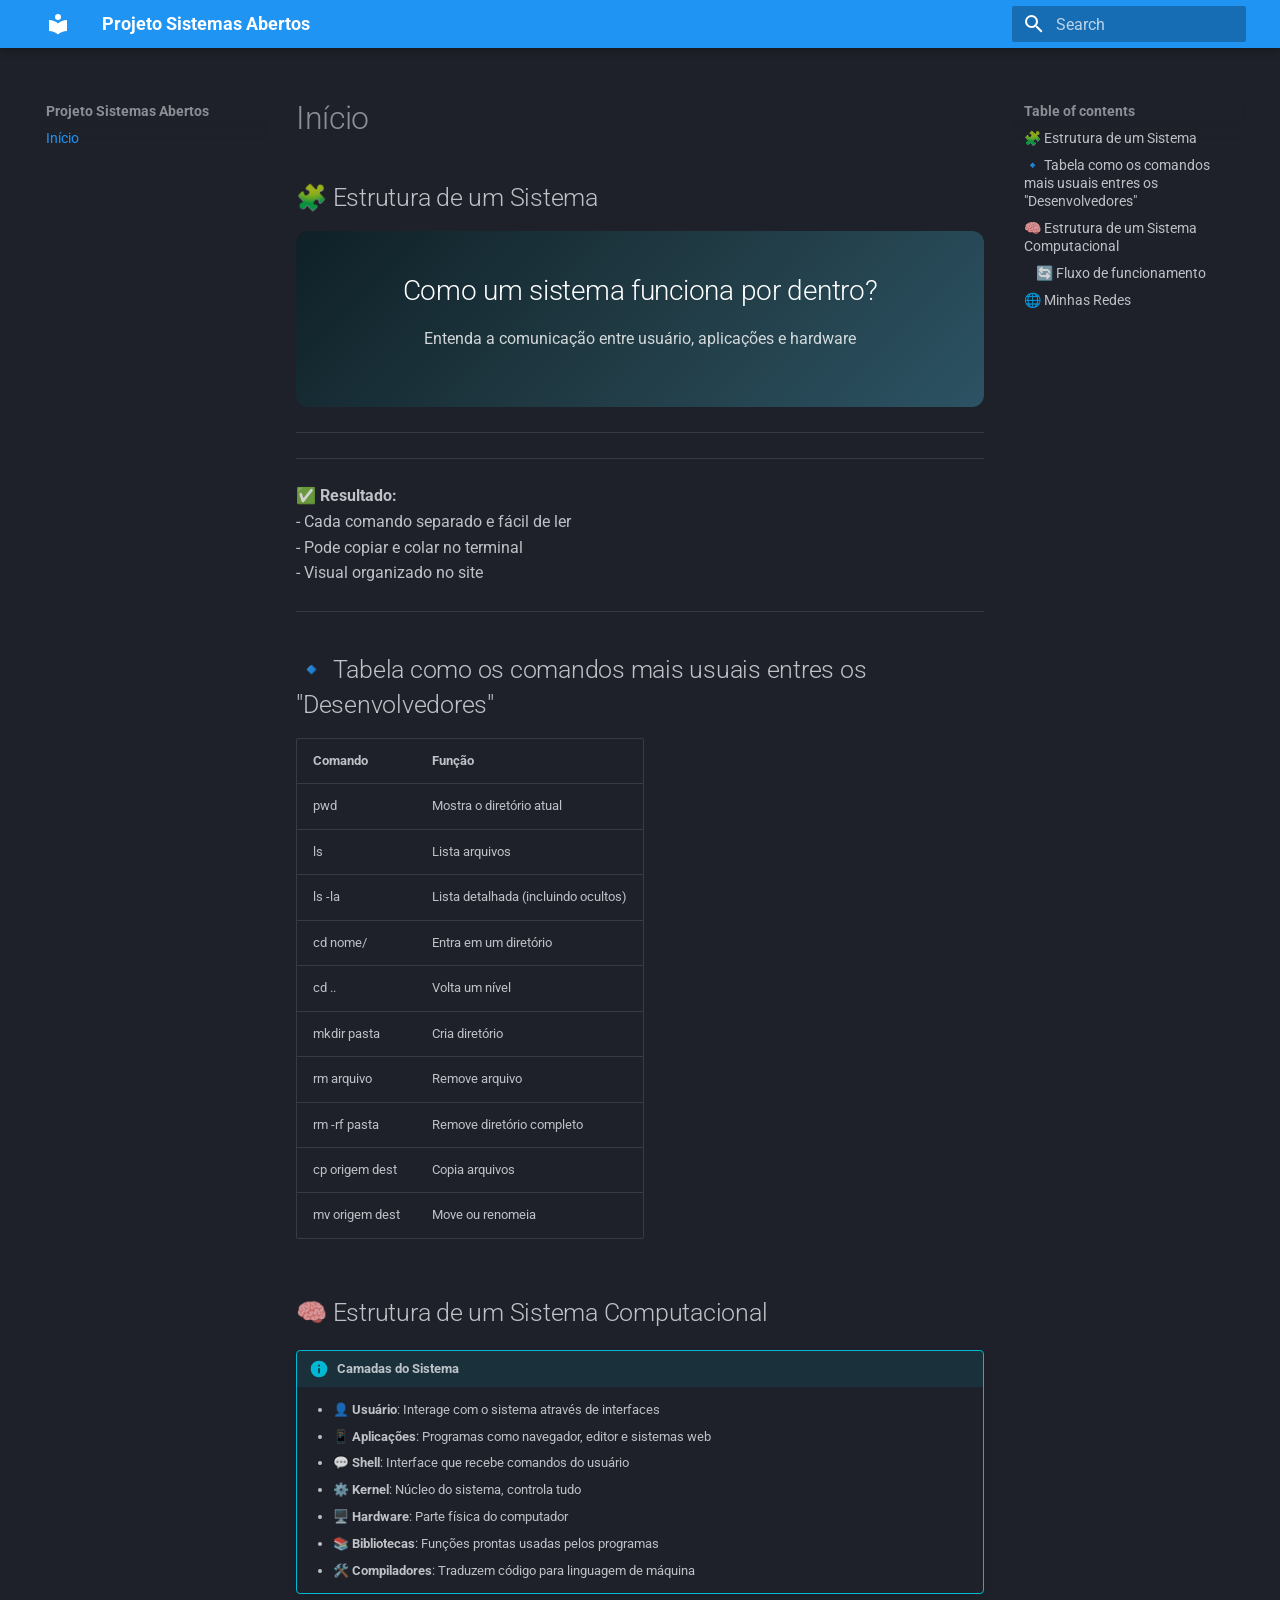
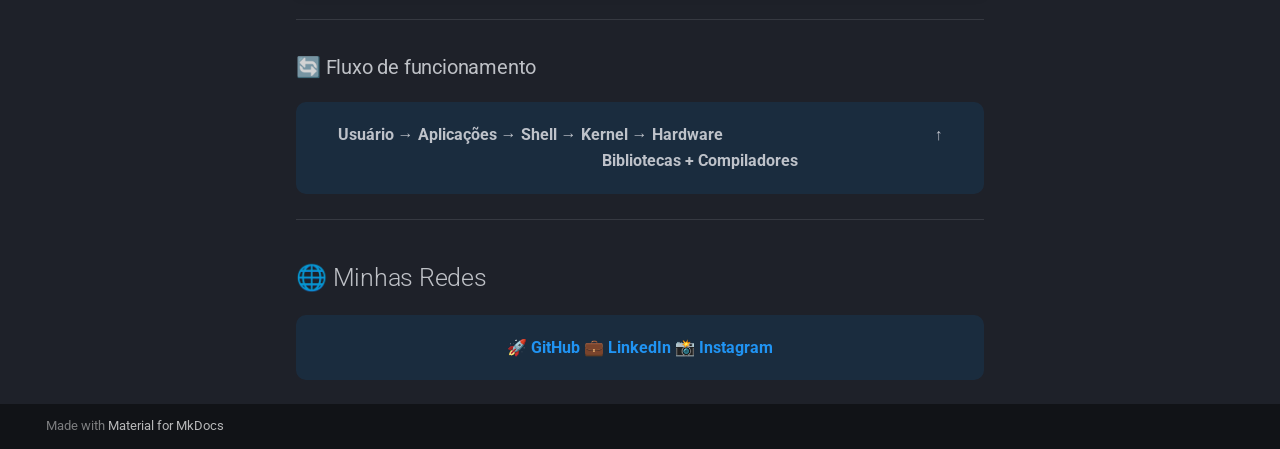
<file: index.html>
<!doctype html>
<html lang="en" class="no-js">
  <head>
    
      <meta charset="utf-8">
      <meta name="viewport" content="width=device-width,initial-scale=1">
      
        <meta name="description" content="Linux, Redes e Arquitetura de Sistemas">
      
      
        <meta name="author" content="Edenilson Freitas">
      
      
      
      
      
        
      
      
      <link rel="icon" href="assets/images/favicon.png">
      <meta name="generator" content="mkdocs-1.6.1, mkdocs-material-9.7.6">
    
    
      
        <title>Projeto Sistemas Abertos</title>
      
    
    
      <link rel="stylesheet" href="assets/stylesheets/main.484c7ddc.min.css">
      
        
        <link rel="stylesheet" href="assets/stylesheets/palette.ab4e12ef.min.css">
      
      


    
    
      
    
    
      
        
        
        <link rel="preconnect" href="https://fonts.gstatic.com" crossorigin>
        <link rel="stylesheet" href="https://fonts.googleapis.com/css?family=Roboto:300,300i,400,400i,700,700i%7CFira+Code:400,400i,700,700i&display=fallback">
        <style>:root{--md-text-font:"Roboto";--md-code-font:"Fira Code"}</style>
      
    
    
      <link rel="stylesheet" href="stylesheets/extra.css">
    
    <script>__md_scope=new URL(".",location),__md_hash=e=>[...e].reduce(((e,_)=>(e<<5)-e+_.charCodeAt(0)),0),__md_get=(e,_=localStorage,t=__md_scope)=>JSON.parse(_.getItem(t.pathname+"."+e)),__md_set=(e,_,t=localStorage,a=__md_scope)=>{try{t.setItem(a.pathname+"."+e,JSON.stringify(_))}catch(e){}}</script>
    
      

    
    
  </head>
  
  
    
    
    
    
    
    <body dir="ltr" data-md-color-scheme="slate" data-md-color-primary="blue" data-md-color-accent="cyan">
  
    
    <input class="md-toggle" data-md-toggle="drawer" type="checkbox" id="__drawer" autocomplete="off">
    <input class="md-toggle" data-md-toggle="search" type="checkbox" id="__search" autocomplete="off">
    <label class="md-overlay" for="__drawer"></label>
    <div data-md-component="skip">
      
        
        <a href="#estrutura-de-um-sistema" class="md-skip">
          Skip to content
        </a>
      
    </div>
    <div data-md-component="announce">
      
    </div>
    
    
      

  

<header class="md-header md-header--shadow" data-md-component="header">
  <nav class="md-header__inner md-grid" aria-label="Header">
    <a href="." title="Projeto Sistemas Abertos" class="md-header__button md-logo" aria-label="Projeto Sistemas Abertos" data-md-component="logo">
      
  
  <svg xmlns="http://www.w3.org/2000/svg" viewBox="0 0 24 24"><path d="M12 8a3 3 0 0 0 3-3 3 3 0 0 0-3-3 3 3 0 0 0-3 3 3 3 0 0 0 3 3m0 3.54C9.64 9.35 6.5 8 3 8v11c3.5 0 6.64 1.35 9 3.54 2.36-2.19 5.5-3.54 9-3.54V8c-3.5 0-6.64 1.35-9 3.54"/></svg>

    </a>
    <label class="md-header__button md-icon" for="__drawer">
      
      <svg xmlns="http://www.w3.org/2000/svg" viewBox="0 0 24 24"><path d="M3 6h18v2H3zm0 5h18v2H3zm0 5h18v2H3z"/></svg>
    </label>
    <div class="md-header__title" data-md-component="header-title">
      <div class="md-header__ellipsis">
        <div class="md-header__topic">
          <span class="md-ellipsis">
            Projeto Sistemas Abertos
          </span>
        </div>
        <div class="md-header__topic" data-md-component="header-topic">
          <span class="md-ellipsis">
            
              Início
            
          </span>
        </div>
      </div>
    </div>
    
      
    
    
    
    
      
      
        <label class="md-header__button md-icon" for="__search">
          
          <svg xmlns="http://www.w3.org/2000/svg" viewBox="0 0 24 24"><path d="M9.5 3A6.5 6.5 0 0 1 16 9.5c0 1.61-.59 3.09-1.56 4.23l.27.27h.79l5 5-1.5 1.5-5-5v-.79l-.27-.27A6.52 6.52 0 0 1 9.5 16 6.5 6.5 0 0 1 3 9.5 6.5 6.5 0 0 1 9.5 3m0 2C7 5 5 7 5 9.5S7 14 9.5 14 14 12 14 9.5 12 5 9.5 5"/></svg>
        </label>
        <div class="md-search" data-md-component="search" role="dialog">
  <label class="md-search__overlay" for="__search"></label>
  <div class="md-search__inner" role="search">
    <form class="md-search__form" name="search">
      <input type="text" class="md-search__input" name="query" aria-label="Search" placeholder="Search" autocapitalize="off" autocorrect="off" autocomplete="off" spellcheck="false" data-md-component="search-query" required>
      <label class="md-search__icon md-icon" for="__search">
        
        <svg xmlns="http://www.w3.org/2000/svg" viewBox="0 0 24 24"><path d="M9.5 3A6.5 6.5 0 0 1 16 9.5c0 1.61-.59 3.09-1.56 4.23l.27.27h.79l5 5-1.5 1.5-5-5v-.79l-.27-.27A6.52 6.52 0 0 1 9.5 16 6.5 6.5 0 0 1 3 9.5 6.5 6.5 0 0 1 9.5 3m0 2C7 5 5 7 5 9.5S7 14 9.5 14 14 12 14 9.5 12 5 9.5 5"/></svg>
        
        <svg xmlns="http://www.w3.org/2000/svg" viewBox="0 0 24 24"><path d="M20 11v2H8l5.5 5.5-1.42 1.42L4.16 12l7.92-7.92L13.5 5.5 8 11z"/></svg>
      </label>
      <nav class="md-search__options" aria-label="Search">
        
        <button type="reset" class="md-search__icon md-icon" title="Clear" aria-label="Clear" tabindex="-1">
          
          <svg xmlns="http://www.w3.org/2000/svg" viewBox="0 0 24 24"><path d="M19 6.41 17.59 5 12 10.59 6.41 5 5 6.41 10.59 12 5 17.59 6.41 19 12 13.41 17.59 19 19 17.59 13.41 12z"/></svg>
        </button>
      </nav>
      
    </form>
    <div class="md-search__output">
      <div class="md-search__scrollwrap" tabindex="0" data-md-scrollfix>
        <div class="md-search-result" data-md-component="search-result">
          <div class="md-search-result__meta">
            Initializing search
          </div>
          <ol class="md-search-result__list" role="presentation"></ol>
        </div>
      </div>
    </div>
  </div>
</div>
      
    
    
  </nav>
  
</header>
    
    <div class="md-container" data-md-component="container">
      
      
        
          
        
      
      <main class="md-main" data-md-component="main">
        <div class="md-main__inner md-grid">
          
            
              
              <div class="md-sidebar md-sidebar--primary" data-md-component="sidebar" data-md-type="navigation" >
                <div class="md-sidebar__scrollwrap">
                  <div class="md-sidebar__inner">
                    



<nav class="md-nav md-nav--primary" aria-label="Navigation" data-md-level="0">
  <label class="md-nav__title" for="__drawer">
    <a href="." title="Projeto Sistemas Abertos" class="md-nav__button md-logo" aria-label="Projeto Sistemas Abertos" data-md-component="logo">
      
  
  <svg xmlns="http://www.w3.org/2000/svg" viewBox="0 0 24 24"><path d="M12 8a3 3 0 0 0 3-3 3 3 0 0 0-3-3 3 3 0 0 0-3 3 3 3 0 0 0 3 3m0 3.54C9.64 9.35 6.5 8 3 8v11c3.5 0 6.64 1.35 9 3.54 2.36-2.19 5.5-3.54 9-3.54V8c-3.5 0-6.64 1.35-9 3.54"/></svg>

    </a>
    Projeto Sistemas Abertos
  </label>
  
  <ul class="md-nav__list" data-md-scrollfix>
    
      
      
  
  
    
  
  
  
    <li class="md-nav__item md-nav__item--active">
      
      <input class="md-nav__toggle md-toggle" type="checkbox" id="__toc">
      
      
      
        <label class="md-nav__link md-nav__link--active" for="__toc">
          
  
  
  <span class="md-ellipsis">
    
  
    Início
  

    
  </span>
  
  

          <span class="md-nav__icon md-icon"></span>
        </label>
      
      <a href="." class="md-nav__link md-nav__link--active">
        
  
  
  <span class="md-ellipsis">
    
  
    Início
  

    
  </span>
  
  

      </a>
      
        

<nav class="md-nav md-nav--secondary" aria-label="Table of contents">
  
  
  
  
    <label class="md-nav__title" for="__toc">
      <span class="md-nav__icon md-icon"></span>
      Table of contents
    </label>
    <ul class="md-nav__list" data-md-component="toc" data-md-scrollfix>
      
        <li class="md-nav__item">
  <a href="#estrutura-de-um-sistema" class="md-nav__link">
    <span class="md-ellipsis">
      
        🧩 Estrutura de um Sistema
      
    </span>
  </a>
  
</li>
      
        <li class="md-nav__item">
  <a href="#tabela-como-os-comandos-mais-usuais-entres-os-desenvolvedores" class="md-nav__link">
    <span class="md-ellipsis">
      
        🔹 Tabela como os comandos mais usuais entres os "Desenvolvedores"
      
    </span>
  </a>
  
</li>
      
        <li class="md-nav__item">
  <a href="#estrutura-de-um-sistema-computacional" class="md-nav__link">
    <span class="md-ellipsis">
      
        🧠 Estrutura de um Sistema Computacional
      
    </span>
  </a>
  
    <nav class="md-nav" aria-label="🧠 Estrutura de um Sistema Computacional">
      <ul class="md-nav__list">
        
          <li class="md-nav__item">
  <a href="#fluxo-de-funcionamento" class="md-nav__link">
    <span class="md-ellipsis">
      
        🔄 Fluxo de funcionamento
      
    </span>
  </a>
  
</li>
        
      </ul>
    </nav>
  
</li>
      
        <li class="md-nav__item">
  <a href="#minhas-redes" class="md-nav__link">
    <span class="md-ellipsis">
      
        🌐 Minhas Redes
      
    </span>
  </a>
  
</li>
      
    </ul>
  
</nav>
      
    </li>
  

    
  </ul>
</nav>
                  </div>
                </div>
              </div>
            
            
              
              <div class="md-sidebar md-sidebar--secondary" data-md-component="sidebar" data-md-type="toc" >
                <div class="md-sidebar__scrollwrap">
                  <div class="md-sidebar__inner">
                    

<nav class="md-nav md-nav--secondary" aria-label="Table of contents">
  
  
  
  
    <label class="md-nav__title" for="__toc">
      <span class="md-nav__icon md-icon"></span>
      Table of contents
    </label>
    <ul class="md-nav__list" data-md-component="toc" data-md-scrollfix>
      
        <li class="md-nav__item">
  <a href="#estrutura-de-um-sistema" class="md-nav__link">
    <span class="md-ellipsis">
      
        🧩 Estrutura de um Sistema
      
    </span>
  </a>
  
</li>
      
        <li class="md-nav__item">
  <a href="#tabela-como-os-comandos-mais-usuais-entres-os-desenvolvedores" class="md-nav__link">
    <span class="md-ellipsis">
      
        🔹 Tabela como os comandos mais usuais entres os "Desenvolvedores"
      
    </span>
  </a>
  
</li>
      
        <li class="md-nav__item">
  <a href="#estrutura-de-um-sistema-computacional" class="md-nav__link">
    <span class="md-ellipsis">
      
        🧠 Estrutura de um Sistema Computacional
      
    </span>
  </a>
  
    <nav class="md-nav" aria-label="🧠 Estrutura de um Sistema Computacional">
      <ul class="md-nav__list">
        
          <li class="md-nav__item">
  <a href="#fluxo-de-funcionamento" class="md-nav__link">
    <span class="md-ellipsis">
      
        🔄 Fluxo de funcionamento
      
    </span>
  </a>
  
</li>
        
      </ul>
    </nav>
  
</li>
      
        <li class="md-nav__item">
  <a href="#minhas-redes" class="md-nav__link">
    <span class="md-ellipsis">
      
        🌐 Minhas Redes
      
    </span>
  </a>
  
</li>
      
    </ul>
  
</nav>
                  </div>
                </div>
              </div>
            
          
          
            <div class="md-content" data-md-component="content">
              
              <article class="md-content__inner md-typeset">
                
                  



  <h1>Início</h1>

<h2 id="estrutura-de-um-sistema">🧩 Estrutura de um Sistema<a class="headerlink" href="#estrutura-de-um-sistema" title="Permanent link">&para;</a></h2>
<div class="hero">

<h2>Como um sistema funciona por dentro?</h2>
<p>Entenda a comunicação entre usuário, aplicações e hardware</p>

</div>

<hr />
<hr />
<p>✅ <strong>Resultado:</strong><br />
- Cada comando separado e fácil de ler<br />
- Pode copiar e colar no terminal<br />
- Visual organizado no site  </p>
<hr />
<h2 id="tabela-como-os-comandos-mais-usuais-entres-os-desenvolvedores">🔹 Tabela como os comandos mais usuais entres os "Desenvolvedores"<a class="headerlink" href="#tabela-como-os-comandos-mais-usuais-entres-os-desenvolvedores" title="Permanent link">&para;</a></h2>
<table>
<thead>
<tr>
<th>Comando</th>
<th>Função</th>
</tr>
</thead>
<tbody>
<tr>
<td>pwd</td>
<td>Mostra o diretório atual</td>
</tr>
<tr>
<td>ls</td>
<td>Lista arquivos</td>
</tr>
<tr>
<td>ls -la</td>
<td>Lista detalhada (incluindo ocultos)</td>
</tr>
<tr>
<td>cd nome/</td>
<td>Entra em um diretório</td>
</tr>
<tr>
<td>cd ..</td>
<td>Volta um nível</td>
</tr>
<tr>
<td>mkdir pasta</td>
<td>Cria diretório</td>
</tr>
<tr>
<td>rm arquivo</td>
<td>Remove arquivo</td>
</tr>
<tr>
<td>rm -rf pasta</td>
<td>Remove diretório completo</td>
</tr>
<tr>
<td>cp origem dest</td>
<td>Copia arquivos</td>
</tr>
<tr>
<td>mv origem dest</td>
<td>Move ou renomeia</td>
</tr>
</tbody>
</table>
<h2 id="estrutura-de-um-sistema-computacional">🧠 Estrutura de um Sistema Computacional<a class="headerlink" href="#estrutura-de-um-sistema-computacional" title="Permanent link">&para;</a></h2>
<div class="admonition info">
<p class="admonition-title">Camadas do Sistema</p>
<ul>
<li>👤 <strong>Usuário</strong>: Interage com o sistema através de interfaces  </li>
<li>📱 <strong>Aplicações</strong>: Programas como navegador, editor e sistemas web  </li>
<li>💬 <strong>Shell</strong>: Interface que recebe comandos do usuário  </li>
<li>⚙️ <strong>Kernel</strong>: Núcleo do sistema, controla tudo  </li>
<li>🖥️ <strong>Hardware</strong>: Parte física do computador  </li>
<li>📚 <strong>Bibliotecas</strong>: Funções prontas usadas pelos programas  </li>
<li>🛠️ <strong>Compiladores</strong>: Traduzem código para linguagem de máquina  </li>
</ul>
</div>
<hr />
<h3 id="fluxo-de-funcionamento">🔄 Fluxo de funcionamento<a class="headerlink" href="#fluxo-de-funcionamento" title="Permanent link">&para;</a></h3>
<div class="fluxo">

Usuário → Aplicações → Shell → Kernel → Hardware  
&nbsp;&nbsp;&nbsp;&nbsp;&nbsp;&nbsp;&nbsp;&nbsp;&nbsp;&nbsp;&nbsp;&nbsp;&nbsp;&nbsp;&nbsp;&nbsp;&nbsp;&nbsp;&nbsp;&nbsp;&nbsp;&nbsp;&nbsp;&nbsp;&nbsp;&nbsp;&nbsp;&nbsp;&nbsp;&nbsp;&nbsp;&nbsp;&nbsp;&nbsp;&nbsp;&nbsp;&nbsp;&nbsp;&nbsp;&nbsp;&nbsp;&nbsp;&nbsp;&nbsp;&nbsp;&nbsp;&nbsp;&nbsp;&nbsp;&nbsp;&nbsp;&nbsp;↑  
&nbsp;&nbsp;&nbsp;&nbsp;&nbsp;&nbsp;&nbsp;&nbsp;&nbsp;&nbsp;&nbsp;&nbsp;&nbsp;&nbsp;&nbsp;&nbsp;&nbsp;&nbsp;&nbsp;&nbsp;&nbsp;&nbsp;&nbsp;&nbsp;&nbsp;&nbsp;&nbsp;&nbsp;&nbsp;&nbsp;Bibliotecas + Compiladores

</div>

<hr />
<h2 id="minhas-redes">🌐 Minhas Redes<a class="headerlink" href="#minhas-redes" title="Permanent link">&para;</a></h2>
<div class="fluxo">

<a href="https://github.com/EdenilsonFreitas">🚀 GitHub</a>  
<a href="https://linkedin.com/in/edenisonfreitas">💼 LinkedIn</a>  
<a href="https://instagram.com/edenilson.freitas.1">📸 Instagram</a>

</div>












                
              </article>
            </div>
          
          
<script>var target=document.getElementById(location.hash.slice(1));target&&target.name&&(target.checked=target.name.startsWith("__tabbed_"))</script>
        </div>
        
      </main>
      
        <footer class="md-footer">
  
  <div class="md-footer-meta md-typeset">
    <div class="md-footer-meta__inner md-grid">
      <div class="md-copyright">
  
  
    Made with
    <a href="https://squidfunk.github.io/mkdocs-material/" target="_blank" rel="noopener">
      Material for MkDocs
    </a>
  
</div>
      
    </div>
  </div>
</footer>
      
    </div>
    <div class="md-dialog" data-md-component="dialog">
      <div class="md-dialog__inner md-typeset"></div>
    </div>
    
    
    
      
      
      <script id="__config" type="application/json">{"annotate": null, "base": ".", "features": [], "search": "assets/javascripts/workers/search.2c215733.min.js", "tags": null, "translations": {"clipboard.copied": "Copied to clipboard", "clipboard.copy": "Copy to clipboard", "search.result.more.one": "1 more on this page", "search.result.more.other": "# more on this page", "search.result.none": "No matching documents", "search.result.one": "1 matching document", "search.result.other": "# matching documents", "search.result.placeholder": "Type to start searching", "search.result.term.missing": "Missing", "select.version": "Select version"}, "version": null}</script>
    
    
      <script src="assets/javascripts/bundle.79ae519e.min.js"></script>
      
    
  </body>
</html>
</file>
<file: stylesheets/extra.css>
.hero {
  text-align: center;
  padding: 40px 20px;
  background: linear-gradient(135deg, #0f2027, #203a43, #2c5364);
  color: white;
  border-radius: 12px;
  margin-bottom: 20px;
}

.hero h2 {
  margin: 0;
  font-size: 28px;
}

.hero p {
  opacity: 0.8;
}

.grid.cards {
  display: grid;
  grid-template-columns: repeat(auto-fit, minmax(200px, 1fr));
  gap: 16px;
}

.grid.cards > * {
  background: var(--md-default-bg-color);
  border-radius: 12px;
  padding: 20px;
  box-shadow: 0 4px 20px rgba(0,0,0,0.08);
  transition: 0.3s;
}

.grid.cards > *:hover {
  transform: translateY(-5px);
}

.fluxo {
  margin-top: 20px;
  padding: 20px;
  text-align: center;
  font-weight: bold;
  background: rgba(0, 150, 255, 0.1);
  border-radius: 10px;
}
</file>
<file: assets/stylesheets/main.484c7ddc.min.css>
@charset "UTF-8";html{-webkit-text-size-adjust:none;-moz-text-size-adjust:none;text-size-adjust:none;box-sizing:border-box}*,:after,:before{box-sizing:inherit}@media (prefers-reduced-motion){*,:after,:before{transition:none!important}}body{margin:0}a,button,input,label{-webkit-tap-highlight-color:transparent}a{color:inherit;text-decoration:none}hr{border:0;box-sizing:initial;display:block;height:.05rem;overflow:visible;padding:0}small{font-size:80%}sub,sup{line-height:1em}img{border-style:none}table{border-collapse:initial;border-spacing:0}td,th{font-weight:400;vertical-align:top}button{background:#0000;border:0;font-family:inherit;font-size:inherit;margin:0;padding:0}input{border:0;outline:none}:root{--md-primary-fg-color:#4051b5;--md-primary-fg-color--light:#5d6cc0;--md-primary-fg-color--dark:#303fa1;--md-primary-bg-color:#fff;--md-primary-bg-color--light:#ffffffb3;--md-accent-fg-color:#526cfe;--md-accent-fg-color--transparent:#526cfe1a;--md-accent-bg-color:#fff;--md-accent-bg-color--light:#ffffffb3}[data-md-color-scheme=default]{color-scheme:light}[data-md-color-scheme=default] img[src$="#gh-dark-mode-only"],[data-md-color-scheme=default] img[src$="#only-dark"]{display:none}:root,[data-md-color-scheme=default]{--md-hue:225deg;--md-default-fg-color:#000000de;--md-default-fg-color--light:#0000008a;--md-default-fg-color--lighter:#00000052;--md-default-fg-color--lightest:#00000012;--md-default-bg-color:#fff;--md-default-bg-color--light:#ffffffb3;--md-default-bg-color--lighter:#ffffff4d;--md-default-bg-color--lightest:#ffffff1f;--md-code-fg-color:#36464e;--md-code-bg-color:#f5f5f5;--md-code-bg-color--light:#f5f5f5b3;--md-code-bg-color--lighter:#f5f5f54d;--md-code-hl-color:#4287ff;--md-code-hl-color--light:#4287ff1a;--md-code-hl-number-color:#d52a2a;--md-code-hl-special-color:#db1457;--md-code-hl-function-color:#a846b9;--md-code-hl-constant-color:#6e59d9;--md-code-hl-keyword-color:#3f6ec6;--md-code-hl-string-color:#1c7d4d;--md-code-hl-name-color:var(--md-code-fg-color);--md-code-hl-operator-color:var(--md-default-fg-color--light);--md-code-hl-punctuation-color:var(--md-default-fg-color--light);--md-code-hl-comment-color:var(--md-default-fg-color--light);--md-code-hl-generic-color:var(--md-default-fg-color--light);--md-code-hl-variable-color:var(--md-default-fg-color--light);--md-typeset-color:var(--md-default-fg-color);--md-typeset-a-color:var(--md-primary-fg-color);--md-typeset-del-color:#f5503d26;--md-typeset-ins-color:#0bd57026;--md-typeset-kbd-color:#fafafa;--md-typeset-kbd-accent-color:#fff;--md-typeset-kbd-border-color:#b8b8b8;--md-typeset-mark-color:#ffff0080;--md-typeset-table-color:#0000001f;--md-typeset-table-color--light:rgba(0,0,0,.035);--md-admonition-fg-color:var(--md-default-fg-color);--md-admonition-bg-color:var(--md-default-bg-color);--md-warning-fg-color:#000000de;--md-warning-bg-color:#ff9;--md-footer-fg-color:#fff;--md-footer-fg-color--light:#ffffffb3;--md-footer-fg-color--lighter:#ffffff73;--md-footer-bg-color:#000000de;--md-footer-bg-color--dark:#00000052;--md-shadow-z1:0 0.2rem 0.5rem #0000000d,0 0 0.05rem #0000001a;--md-shadow-z2:0 0.2rem 0.5rem #0000001a,0 0 0.05rem #00000040;--md-shadow-z3:0 0.2rem 0.5rem #0003,0 0 0.05rem #00000059}.md-icon svg{fill:currentcolor;display:block;height:1.2rem;width:1.2rem}body{-webkit-font-smoothing:antialiased;-moz-osx-font-smoothing:grayscale;--md-text-font-family:var(--md-text-font,_),-apple-system,BlinkMacSystemFont,Helvetica,Arial,sans-serif;--md-code-font-family:var(--md-code-font,_),SFMono-Regular,Consolas,Menlo,monospace}aside,body,input{font-feature-settings:"kern","liga";color:var(--md-typeset-color);font-family:var(--md-text-font-family)}code,kbd,pre{font-feature-settings:"kern";font-family:var(--md-code-font-family)}:root{--md-typeset-table-sort-icon:url('data:image/svg+xml;charset=utf-8,<svg xmlns="http://www.w3.org/2000/svg" viewBox="0 0 24 24"><path d="m18 21-4-4h3V7h-3l4-4 4 4h-3v10h3M2 19v-2h10v2M2 13v-2h7v2M2 7V5h4v2z"/></svg>');--md-typeset-table-sort-icon--asc:url('data:image/svg+xml;charset=utf-8,<svg xmlns="http://www.w3.org/2000/svg" viewBox="0 0 24 24"><path d="M19 17h3l-4 4-4-4h3V3h2M2 17h10v2H2M6 5v2H2V5m0 6h7v2H2z"/></svg>');--md-typeset-table-sort-icon--desc:url('data:image/svg+xml;charset=utf-8,<svg xmlns="http://www.w3.org/2000/svg" viewBox="0 0 24 24"><path d="M19 7h3l-4-4-4 4h3v14h2M2 17h10v2H2M6 5v2H2V5m0 6h7v2H2z"/></svg>')}.md-typeset{-webkit-print-color-adjust:exact;color-adjust:exact;font-size:.8rem;line-height:1.6;overflow-wrap:break-word}@media print{.md-typeset{font-size:.68rem}}.md-typeset blockquote,.md-typeset dl,.md-typeset figure,.md-typeset ol,.md-typeset pre,.md-typeset ul{margin-bottom:1em;margin-top:1em}.md-typeset h1{color:var(--md-default-fg-color--light);font-size:2em;line-height:1.3;margin:0 0 1.25em}.md-typeset h1,.md-typeset h2{font-weight:300;letter-spacing:-.01em}.md-typeset h2{font-size:1.5625em;line-height:1.4;margin:1.6em 0 .64em}.md-typeset h3{font-size:1.25em;font-weight:400;letter-spacing:-.01em;line-height:1.5;margin:1.6em 0 .8em}.md-typeset h2+h3{margin-top:.8em}.md-typeset h4{font-weight:700;letter-spacing:-.01em;margin:1em 0}.md-typeset h5,.md-typeset h6{color:var(--md-default-fg-color--light);font-size:.8em;font-weight:700;letter-spacing:-.01em;margin:1.25em 0}.md-typeset h5{text-transform:uppercase}.md-typeset h5 code{text-transform:none}.md-typeset hr{border-bottom:.05rem solid var(--md-default-fg-color--lightest);display:flow-root;margin:1.5em 0}.md-typeset a{color:var(--md-typeset-a-color);word-break:break-word}.md-typeset a,.md-typeset a:before{transition:color 125ms}.md-typeset a:focus,.md-typeset a:hover{color:var(--md-accent-fg-color)}.md-typeset a:focus code,.md-typeset a:hover code{background-color:var(--md-accent-fg-color--transparent);color:var(--md-accent-fg-color)}.md-typeset a code{color:var(--md-typeset-a-color)}.md-typeset a.focus-visible{outline-color:var(--md-accent-fg-color);outline-offset:.2rem}.md-typeset code,.md-typeset kbd,.md-typeset pre{color:var(--md-code-fg-color);direction:ltr;font-variant-ligatures:none;transition:background-color 125ms}@media print{.md-typeset code,.md-typeset kbd,.md-typeset pre{white-space:pre-wrap}}.md-typeset code{background-color:var(--md-code-bg-color);border-radius:.1rem;-webkit-box-decoration-break:clone;box-decoration-break:clone;font-size:.85em;padding:0 .2941176471em;transition:color 125ms,background-color 125ms;word-break:break-word}.md-typeset code:not(.focus-visible){-webkit-tap-highlight-color:transparent;outline:none}.md-typeset pre{display:flow-root;line-height:1.4;position:relative}.md-typeset pre>code{-webkit-box-decoration-break:slice;box-decoration-break:slice;box-shadow:none;display:block;margin:0;outline-color:var(--md-accent-fg-color);overflow:auto;padding:.7720588235em 1.1764705882em;scrollbar-color:var(--md-default-fg-color--lighter) #0000;scrollbar-width:thin;touch-action:auto;word-break:normal}.md-typeset pre>code:hover{scrollbar-color:var(--md-accent-fg-color) #0000}.md-typeset pre>code::-webkit-scrollbar{height:.2rem;width:.2rem}.md-typeset pre>code::-webkit-scrollbar-thumb{background-color:var(--md-default-fg-color--lighter)}.md-typeset pre>code::-webkit-scrollbar-thumb:hover{background-color:var(--md-accent-fg-color)}.md-typeset kbd{background-color:var(--md-typeset-kbd-color);border-radius:.1rem;box-shadow:0 .1rem 0 .05rem var(--md-typeset-kbd-border-color),0 .1rem 0 var(--md-typeset-kbd-border-color),0 -.1rem .2rem var(--md-typeset-kbd-accent-color) inset;color:var(--md-default-fg-color);display:inline-block;font-size:.75em;padding:0 .6666666667em;vertical-align:text-top;word-break:break-word}.md-typeset mark{background-color:var(--md-typeset-mark-color);-webkit-box-decoration-break:clone;box-decoration-break:clone;color:inherit;word-break:break-word}.md-typeset abbr{cursor:help;text-decoration:none}.md-typeset [data-preview],.md-typeset abbr{border-bottom:.05rem dotted var(--md-default-fg-color--light)}.md-typeset small{opacity:.75}[dir=ltr] .md-typeset sub,[dir=ltr] .md-typeset sup{margin-left:.078125em}[dir=rtl] .md-typeset sub,[dir=rtl] .md-typeset sup{margin-right:.078125em}[dir=ltr] .md-typeset blockquote{padding-left:.6rem}[dir=rtl] .md-typeset blockquote{padding-right:.6rem}[dir=ltr] .md-typeset blockquote{border-left:.2rem solid var(--md-default-fg-color--lighter)}[dir=rtl] .md-typeset blockquote{border-right:.2rem solid var(--md-default-fg-color--lighter)}.md-typeset blockquote{color:var(--md-default-fg-color--light);margin-left:0;margin-right:0}.md-typeset ul{list-style-type:disc}.md-typeset ul[type]{list-style-type:revert-layer}[dir=ltr] .md-typeset ol,[dir=ltr] .md-typeset ul{margin-left:.625em}[dir=rtl] .md-typeset ol,[dir=rtl] .md-typeset ul{margin-right:.625em}.md-typeset ol,.md-typeset ul{padding:0}.md-typeset ol:not([hidden]),.md-typeset ul:not([hidden]){display:flow-root}.md-typeset ol ol,.md-typeset ul ol{list-style-type:lower-alpha}.md-typeset ol ol ol,.md-typeset ul ol ol{list-style-type:lower-roman}.md-typeset ol ol ol ol,.md-typeset ul ol ol ol{list-style-type:upper-alpha}.md-typeset ol ol ol ol ol,.md-typeset ul ol ol ol ol{list-style-type:upper-roman}.md-typeset ol[type],.md-typeset ul[type]{list-style-type:revert-layer}[dir=ltr] .md-typeset ol li,[dir=ltr] .md-typeset ul li{margin-left:1.25em}[dir=rtl] .md-typeset ol li,[dir=rtl] .md-typeset ul li{margin-right:1.25em}.md-typeset ol li,.md-typeset ul li{margin-bottom:.5em}.md-typeset ol li blockquote,.md-typeset ol li p,.md-typeset ul li blockquote,.md-typeset ul li p{margin:.5em 0}.md-typeset ol li:last-child,.md-typeset ul li:last-child{margin-bottom:0}[dir=ltr] .md-typeset ol li ol,[dir=ltr] .md-typeset ol li ul,[dir=ltr] .md-typeset ul li ol,[dir=ltr] .md-typeset ul li ul{margin-left:.625em}[dir=rtl] .md-typeset ol li ol,[dir=rtl] .md-typeset ol li ul,[dir=rtl] .md-typeset ul li ol,[dir=rtl] .md-typeset ul li ul{margin-right:.625em}.md-typeset ol li ol,.md-typeset ol li ul,.md-typeset ul li ol,.md-typeset ul li ul{margin-bottom:.5em;margin-top:.5em}[dir=ltr] .md-typeset dd{margin-left:1.875em}[dir=rtl] .md-typeset dd{margin-right:1.875em}.md-typeset dd{margin-bottom:1.5em;margin-top:1em}.md-typeset img,.md-typeset svg,.md-typeset video{height:auto;max-width:100%}.md-typeset img[align=left]{margin:1em 1em 1em 0}.md-typeset img[align=right]{margin:1em 0 1em 1em}.md-typeset img[align]:only-child{margin-top:0}.md-typeset figure{display:flow-root;margin:1em auto;max-width:100%;text-align:center;width:fit-content}.md-typeset figure img{display:block;margin:0 auto}.md-typeset figcaption{font-style:italic;margin:1em auto;max-width:24rem}.md-typeset iframe{max-width:100%}.md-typeset table:not([class]){background-color:var(--md-default-bg-color);border:.05rem solid var(--md-typeset-table-color);border-radius:.1rem;display:inline-block;font-size:.64rem;max-width:100%;overflow:auto;touch-action:auto}@media print{.md-typeset table:not([class]){display:table}}.md-typeset table:not([class])+*{margin-top:1.5em}.md-typeset table:not([class]) td>:first-child,.md-typeset table:not([class]) th>:first-child{margin-top:0}.md-typeset table:not([class]) td>:last-child,.md-typeset table:not([class]) th>:last-child{margin-bottom:0}.md-typeset table:not([class]) td:not([align]),.md-typeset table:not([class]) th:not([align]){text-align:left}[dir=rtl] .md-typeset table:not([class]) td:not([align]),[dir=rtl] .md-typeset table:not([class]) th:not([align]){text-align:right}.md-typeset table:not([class]) th{font-weight:700;min-width:5rem;padding:.9375em 1.25em;vertical-align:top}.md-typeset table:not([class]) td{border-top:.05rem solid var(--md-typeset-table-color);padding:.9375em 1.25em;vertical-align:top}.md-typeset table:not([class]) tbody tr{transition:background-color 125ms}.md-typeset table:not([class]) tbody tr:hover{background-color:var(--md-typeset-table-color--light);box-shadow:0 .05rem 0 var(--md-default-bg-color) inset}.md-typeset table:not([class]) a{word-break:normal}.md-typeset table th[role=columnheader]{cursor:pointer}[dir=ltr] .md-typeset table th[role=columnheader]:after{margin-left:.5em}[dir=rtl] .md-typeset table th[role=columnheader]:after{margin-right:.5em}.md-typeset table th[role=columnheader]:after{content:"";display:inline-block;height:1.2em;-webkit-mask-image:var(--md-typeset-table-sort-icon);mask-image:var(--md-typeset-table-sort-icon);-webkit-mask-repeat:no-repeat;mask-repeat:no-repeat;-webkit-mask-size:contain;mask-size:contain;transition:background-color 125ms;vertical-align:text-bottom;width:1.2em}.md-typeset table th[role=columnheader]:hover:after{background-color:var(--md-default-fg-color--lighter)}.md-typeset table th[role=columnheader][aria-sort=ascending]:after{background-color:var(--md-default-fg-color--light);-webkit-mask-image:var(--md-typeset-table-sort-icon--asc);mask-image:var(--md-typeset-table-sort-icon--asc)}.md-typeset table th[role=columnheader][aria-sort=descending]:after{background-color:var(--md-default-fg-color--light);-webkit-mask-image:var(--md-typeset-table-sort-icon--desc);mask-image:var(--md-typeset-table-sort-icon--desc)}.md-typeset__scrollwrap{margin:1em -.8rem;overflow-x:auto;touch-action:auto}.md-typeset__table{display:inline-block;margin-bottom:.5em;padding:0 .8rem}@media print{.md-typeset__table{display:block}}html .md-typeset__table table{display:table;margin:0;overflow:hidden;width:100%}@media screen and (max-width:44.984375em){.md-content__inner>pre{margin:1em -.8rem}.md-content__inner>pre code{border-radius:0}}.md-typeset .md-author{border-radius:100%;display:block;flex-shrink:0;height:1.6rem;overflow:hidden;position:relative;transition:color 125ms,transform 125ms;width:1.6rem}.md-typeset .md-author img{display:block}.md-typeset .md-author--more{background:var(--md-default-fg-color--lightest);color:var(--md-default-fg-color--lighter);font-size:.6rem;font-weight:700;line-height:1.6rem;text-align:center}.md-typeset .md-author--long{height:2.4rem;width:2.4rem}.md-typeset a.md-author{transform:scale(1)}.md-typeset a.md-author img{border-radius:100%;filter:grayscale(100%) opacity(75%);transition:filter 125ms}.md-typeset a.md-author:focus,.md-typeset a.md-author:hover{transform:scale(1.1);z-index:1}.md-typeset a.md-author:focus img,.md-typeset a.md-author:hover img{filter:grayscale(0)}.md-banner{background-color:var(--md-footer-bg-color);color:var(--md-footer-fg-color);overflow:auto}@media print{.md-banner{display:none}}.md-banner--warning{background-color:var(--md-warning-bg-color);color:var(--md-warning-fg-color)}.md-banner__inner{font-size:.7rem;margin:.6rem auto;padding:0 .8rem}[dir=ltr] .md-banner__button{float:right}[dir=rtl] .md-banner__button{float:left}.md-banner__button{color:inherit;cursor:pointer;transition:opacity .25s}.no-js .md-banner__button{display:none}.md-banner__button:hover{opacity:.7}html{font-size:125%;height:100%;overflow-x:hidden}@media screen and (min-width:100em){html{font-size:137.5%}}@media screen and (min-width:125em){html{font-size:150%}}body{background-color:var(--md-default-bg-color);display:flex;flex-direction:column;font-size:.5rem;min-height:100%;position:relative;width:100%}@media print{body{display:block}}@media screen and (max-width:59.984375em){body[data-md-scrolllock]{position:fixed}}.md-grid{margin-left:auto;margin-right:auto;max-width:61rem}.md-container{display:flex;flex-direction:column;flex-grow:1}@media print{.md-container{display:block}}.md-main{flex-grow:1}.md-main__inner{display:flex;height:100%;margin-top:1.5rem}.md-ellipsis{overflow:hidden;text-overflow:ellipsis}.md-toggle{display:none}.md-option{height:0;opacity:0;position:absolute;width:0}.md-option:checked+label:not([hidden]){display:block}.md-option.focus-visible+label{outline-color:var(--md-accent-fg-color);outline-style:auto}.md-skip{background-color:var(--md-default-fg-color);border-radius:.1rem;color:var(--md-default-bg-color);font-size:.64rem;margin:.5rem;opacity:0;outline-color:var(--md-accent-fg-color);padding:.3rem .5rem;position:fixed;transform:translateY(.4rem);z-index:-1}.md-skip:focus{opacity:1;transform:translateY(0);transition:transform .25s cubic-bezier(.4,0,.2,1),opacity 175ms 75ms;z-index:10}@page{margin:25mm}:root{--md-clipboard-icon:url('data:image/svg+xml;charset=utf-8,<svg xmlns="http://www.w3.org/2000/svg" viewBox="0 0 24 24"><path d="M19 21H8V7h11m0-2H8a2 2 0 0 0-2 2v14a2 2 0 0 0 2 2h11a2 2 0 0 0 2-2V7a2 2 0 0 0-2-2m-3-4H4a2 2 0 0 0-2 2v14h2V3h12z"/></svg>')}.md-clipboard{border-radius:.1rem;color:var(--md-default-fg-color--lightest);cursor:pointer;height:1.5em;outline-color:var(--md-accent-fg-color);outline-offset:.1rem;transition:color .25s;width:1.5em;z-index:1}@media print{.md-clipboard{display:none}}.md-clipboard:not(.focus-visible){-webkit-tap-highlight-color:transparent;outline:none}:hover>.md-clipboard{color:var(--md-default-fg-color--light)}.md-clipboard:focus,.md-clipboard:hover{color:var(--md-accent-fg-color)}.md-clipboard:after{background-color:currentcolor;content:"";display:block;height:1.125em;margin:0 auto;-webkit-mask-image:var(--md-clipboard-icon);mask-image:var(--md-clipboard-icon);-webkit-mask-position:center;mask-position:center;-webkit-mask-repeat:no-repeat;mask-repeat:no-repeat;-webkit-mask-size:contain;mask-size:contain;width:1.125em}.md-clipboard--inline{cursor:pointer}.md-clipboard--inline code{transition:color .25s,background-color .25s}.md-clipboard--inline:focus code,.md-clipboard--inline:hover code{background-color:var(--md-accent-fg-color--transparent);color:var(--md-accent-fg-color)}:root{--md-code-select-icon:url('data:image/svg+xml;charset=utf-8,<svg xmlns="http://www.w3.org/2000/svg" viewBox="0 0 24 24"><path d="M19 19h-4v2h4c1.1 0 2-.9 2-2v-4h-2m0-12h-4v2h4v4h2V5c0-1.1-.9-2-2-2M5 5h4V3H5c-1.1 0-2 .9-2 2v4h2m0 6H3v4c0 1.1.9 2 2 2h4v-2H5zm2-4h2v2H7zm4 0h2v2h-2zm4 0h2v2h-2zM7 7h2v2H7zm4 0h2v2h-2zm4 0h2v2h-2zm-8 8h2v2H7zm4 0h2v2h-2zm4 0h2v2h-2z"/></svg>');--md-code-copy-icon:url('data:image/svg+xml;charset=utf-8,<svg xmlns="http://www.w3.org/2000/svg" viewBox="0 0 24 24"><path d="M19 21H8V7h11m0-2H8a2 2 0 0 0-2 2v14a2 2 0 0 0 2 2h11a2 2 0 0 0 2-2V7a2 2 0 0 0-2-2m-3-4H4a2 2 0 0 0-2 2v14h2V3h12z"/></svg>')}.md-typeset .md-code__content{display:grid}.md-code__nav{background-color:var(--md-code-bg-color--lighter);border-radius:.1rem;display:flex;gap:.2rem;padding:.2rem;position:absolute;right:.25em;top:.25em;transition:background-color .25s;z-index:1}:hover>.md-code__nav{background-color:var(--md-code-bg-color--light)}.md-code__button{color:var(--md-default-fg-color--lightest);cursor:pointer;display:block;height:1.5em;outline-color:var(--md-accent-fg-color);outline-offset:.1rem;transition:color .25s;width:1.5em}:hover>*>.md-code__button{color:var(--md-default-fg-color--light)}.md-code__button.focus-visible,.md-code__button:hover{color:var(--md-accent-fg-color)}.md-code__button--active{color:var(--md-default-fg-color)!important}.md-code__button:after{background-color:currentcolor;content:"";display:block;height:1.125em;margin:0 auto;-webkit-mask-position:center;mask-position:center;-webkit-mask-repeat:no-repeat;mask-repeat:no-repeat;-webkit-mask-size:contain;mask-size:contain;width:1.125em}.md-code__button[data-md-type=select]:after{-webkit-mask-image:var(--md-code-select-icon);mask-image:var(--md-code-select-icon)}.md-code__button[data-md-type=copy]:after{-webkit-mask-image:var(--md-code-copy-icon);mask-image:var(--md-code-copy-icon)}@keyframes consent{0%{opacity:0;transform:translateY(100%)}to{opacity:1;transform:translateY(0)}}@keyframes overlay{0%{opacity:0}to{opacity:1}}.md-consent__overlay{animation:overlay .25s both;-webkit-backdrop-filter:blur(.1rem);backdrop-filter:blur(.1rem);background-color:#0000008a;height:100%;opacity:1;position:fixed;top:0;width:100%;z-index:5}.md-consent__inner{animation:consent .5s cubic-bezier(.1,.7,.1,1) both;background-color:var(--md-default-bg-color);border:0;border-radius:.1rem;bottom:0;box-shadow:0 0 .2rem #0000001a,0 .2rem .4rem #0003;max-height:100%;overflow:auto;padding:0;position:fixed;width:100%;z-index:5}.md-consent__form{padding:.8rem}.md-consent__settings{display:none;margin:1em 0}input:checked+.md-consent__settings{display:block}.md-consent__controls{margin-bottom:.8rem}.md-typeset .md-consent__controls .md-button{display:inline}@media screen and (max-width:44.984375em){.md-typeset .md-consent__controls .md-button{display:block;margin-top:.4rem;text-align:center;width:100%}}.md-consent label{cursor:pointer}.md-content{flex-grow:1;min-width:0}.md-content__inner{margin:0 .8rem 1.2rem;padding-top:.6rem}@media screen and (min-width:76.25em){[dir=ltr] .md-sidebar--primary:not([hidden])~.md-content>.md-content__inner{margin-left:1.2rem}[dir=ltr] .md-sidebar--secondary:not([hidden])~.md-content>.md-content__inner,[dir=rtl] .md-sidebar--primary:not([hidden])~.md-content>.md-content__inner{margin-right:1.2rem}[dir=rtl] .md-sidebar--secondary:not([hidden])~.md-content>.md-content__inner{margin-left:1.2rem}}.md-content__inner:before{content:"";display:block;height:.4rem}.md-content__inner>:last-child{margin-bottom:0}[dir=ltr] .md-content__button{float:right}[dir=rtl] .md-content__button{float:left}[dir=ltr] .md-content__button{margin-left:.4rem}[dir=rtl] .md-content__button{margin-right:.4rem}.md-content__button{margin:.4rem 0;padding:0}@media print{.md-content__button{display:none}}.md-typeset .md-content__button{color:var(--md-default-fg-color--lighter)}.md-content__button svg{display:inline;vertical-align:top}[dir=rtl] .md-content__button svg{transform:scaleX(-1)}[dir=ltr] .md-dialog{right:.8rem}[dir=rtl] .md-dialog{left:.8rem}.md-dialog{background-color:var(--md-default-fg-color);border-radius:.1rem;bottom:.8rem;box-shadow:var(--md-shadow-z3);min-width:11.1rem;opacity:0;padding:.4rem .6rem;pointer-events:none;position:fixed;transform:translateY(100%);transition:transform 0ms .4s,opacity .4s;z-index:4}@media print{.md-dialog{display:none}}.md-dialog--active{opacity:1;pointer-events:auto;transform:translateY(0);transition:transform .4s cubic-bezier(.075,.85,.175,1),opacity .4s}.md-dialog__inner{color:var(--md-default-bg-color);font-size:.7rem}.md-feedback{margin:2em 0 1em;text-align:center}.md-feedback fieldset{border:none;margin:0;padding:0}.md-feedback__title{font-weight:700;margin:1em auto}.md-feedback__inner{position:relative}.md-feedback__list{display:flex;flex-wrap:wrap;place-content:baseline center;position:relative}.md-feedback__list:hover .md-icon:not(:disabled){color:var(--md-default-fg-color--lighter)}:disabled .md-feedback__list{min-height:1.8rem}.md-feedback__icon{color:var(--md-default-fg-color--light);cursor:pointer;flex-shrink:0;margin:0 .1rem;transition:color 125ms}.md-feedback__icon:not(:disabled).md-icon:hover{color:var(--md-accent-fg-color)}.md-feedback__icon:disabled{color:var(--md-default-fg-color--lightest);pointer-events:none}.md-feedback__note{opacity:0;position:relative;transform:translateY(.4rem);transition:transform .4s cubic-bezier(.1,.7,.1,1),opacity .15s}.md-feedback__note>*{margin:0 auto;max-width:16rem}:disabled .md-feedback__note{opacity:1;transform:translateY(0)}@media print{.md-feedback{display:none}}.md-footer{background-color:var(--md-footer-bg-color);color:var(--md-footer-fg-color)}@media print{.md-footer{display:none}}.md-footer__inner{justify-content:space-between;overflow:auto;padding:.2rem}.md-footer__inner:not([hidden]){display:flex}.md-footer__link{align-items:end;display:flex;flex-grow:0.01;margin-bottom:.4rem;margin-top:1rem;max-width:100%;outline-color:var(--md-accent-fg-color);overflow:hidden;transition:opacity .25s}.md-footer__link:focus,.md-footer__link:hover{opacity:.7}[dir=rtl] .md-footer__link svg{transform:scaleX(-1)}@media screen and (max-width:44.984375em){.md-footer__link--prev{flex-shrink:0}.md-footer__link--prev .md-footer__title{display:none}}[dir=ltr] .md-footer__link--next{margin-left:auto}[dir=rtl] .md-footer__link--next{margin-right:auto}.md-footer__link--next{text-align:right}[dir=rtl] .md-footer__link--next{text-align:left}.md-footer__title{flex-grow:1;font-size:.9rem;margin-bottom:.7rem;max-width:calc(100% - 2.4rem);padding:0 1rem;white-space:nowrap}.md-footer__button{margin:.2rem;padding:.4rem}.md-footer__direction{font-size:.64rem;opacity:.7}.md-footer-meta{background-color:var(--md-footer-bg-color--dark)}.md-footer-meta__inner{display:flex;flex-wrap:wrap;justify-content:space-between;padding:.2rem}html .md-footer-meta.md-typeset a{color:var(--md-footer-fg-color--light)}html .md-footer-meta.md-typeset a:focus,html .md-footer-meta.md-typeset a:hover{color:var(--md-footer-fg-color)}.md-copyright{color:var(--md-footer-fg-color--lighter);font-size:.64rem;margin:auto .6rem;padding:.4rem 0;width:100%}@media screen and (min-width:45em){.md-copyright{width:auto}}.md-copyright__highlight{color:var(--md-footer-fg-color--light)}.md-social{display:inline-flex;gap:.2rem;margin:0 .4rem;padding:.2rem 0 .6rem}@media screen and (min-width:45em){.md-social{padding:.6rem 0}}.md-social__link{display:inline-block;height:1.6rem;text-align:center;width:1.6rem}.md-social__link:before{line-height:1.9}.md-social__link svg{fill:currentcolor;max-height:.8rem;vertical-align:-25%}.md-typeset .md-button{border:.1rem solid;border-radius:.1rem;color:var(--md-primary-fg-color);cursor:pointer;display:inline-block;font-weight:700;padding:.625em 2em;transition:color 125ms,background-color 125ms,border-color 125ms}.md-typeset .md-button--primary{background-color:var(--md-primary-fg-color);border-color:var(--md-primary-fg-color);color:var(--md-primary-bg-color)}.md-typeset .md-button:focus,.md-typeset .md-button:hover{background-color:var(--md-accent-fg-color);border-color:var(--md-accent-fg-color);color:var(--md-accent-bg-color)}[dir=ltr] .md-typeset .md-input{border-top-left-radius:.1rem}[dir=ltr] .md-typeset .md-input,[dir=rtl] .md-typeset .md-input{border-top-right-radius:.1rem}[dir=rtl] .md-typeset .md-input{border-top-left-radius:.1rem}.md-typeset .md-input{border-bottom:.1rem solid var(--md-default-fg-color--lighter);box-shadow:var(--md-shadow-z1);font-size:.8rem;height:1.8rem;padding:0 .6rem;transition:border .25s,box-shadow .25s}.md-typeset .md-input:focus,.md-typeset .md-input:hover{border-bottom-color:var(--md-accent-fg-color);box-shadow:var(--md-shadow-z2)}.md-typeset .md-input--stretch{width:100%}.md-header{background-color:var(--md-primary-fg-color);box-shadow:0 0 .2rem #0000,0 .2rem .4rem #0000;color:var(--md-primary-bg-color);display:block;left:0;position:sticky;right:0;top:0;z-index:4}@media print{.md-header{display:none}}.md-header[hidden]{transform:translateY(-100%);transition:transform .25s cubic-bezier(.8,0,.6,1),box-shadow .25s}.md-header--shadow{box-shadow:0 0 .2rem #0000001a,0 .2rem .4rem #0003;transition:transform .25s cubic-bezier(.1,.7,.1,1),box-shadow .25s}.md-header__inner{align-items:center;display:flex;padding:0 .2rem}.md-header__button{color:currentcolor;cursor:pointer;margin:.2rem;outline-color:var(--md-accent-fg-color);padding:.4rem;position:relative;transition:opacity .25s;vertical-align:middle;z-index:1}.md-header__button:hover{opacity:.7}.md-header__button:not([hidden]){display:inline-block}.md-header__button:not(.focus-visible){-webkit-tap-highlight-color:transparent;outline:none}.md-header__button.md-logo{margin:.2rem;padding:.4rem}@media screen and (max-width:76.234375em){.md-header__button.md-logo{display:none}}.md-header__button.md-logo img,.md-header__button.md-logo svg{fill:currentcolor;display:block;height:1.2rem;width:auto}@media screen and (min-width:60em){.md-header__button[for=__search]{display:none}}.no-js .md-header__button[for=__search]{display:none}[dir=rtl] .md-header__button[for=__search] svg{transform:scaleX(-1)}@media screen and (min-width:76.25em){.md-header__button[for=__drawer]{display:none}}.md-header__topic{display:flex;max-width:100%;position:absolute;transition:transform .4s cubic-bezier(.1,.7,.1,1),opacity .15s;white-space:nowrap}.md-header__topic+.md-header__topic{opacity:0;pointer-events:none;transform:translateX(1.25rem);transition:transform .4s cubic-bezier(1,.7,.1,.1),opacity .15s;z-index:-1}[dir=rtl] .md-header__topic+.md-header__topic{transform:translateX(-1.25rem)}.md-header__topic:first-child{font-weight:700}[dir=ltr] .md-header__title{margin-left:1rem;margin-right:.4rem}[dir=rtl] .md-header__title{margin-left:.4rem;margin-right:1rem}.md-header__title{flex-grow:1;font-size:.9rem;height:2.4rem;line-height:2.4rem}.md-header__title--active .md-header__topic{opacity:0;pointer-events:none;transform:translateX(-1.25rem);transition:transform .4s cubic-bezier(1,.7,.1,.1),opacity .15s;z-index:-1}[dir=rtl] .md-header__title--active .md-header__topic{transform:translateX(1.25rem)}.md-header__title--active .md-header__topic+.md-header__topic{opacity:1;pointer-events:auto;transform:translateX(0);transition:transform .4s cubic-bezier(.1,.7,.1,1),opacity .15s;z-index:0}.md-header__title>.md-header__ellipsis{height:100%;position:relative;width:100%}.md-header__option{display:flex;flex-shrink:0;max-width:100%;transition:max-width 0ms .25s,opacity .25s .25s;white-space:nowrap}[data-md-toggle=search]:checked~.md-header .md-header__option{max-width:0;opacity:0;transition:max-width 0ms,opacity 0ms}.md-header__option>input{bottom:0}.md-header__source{display:none}@media screen and (min-width:60em){[dir=ltr] .md-header__source{margin-left:1rem}[dir=rtl] .md-header__source{margin-right:1rem}.md-header__source{display:block;max-width:11.7rem;width:11.7rem}}@media screen and (min-width:76.25em){[dir=ltr] .md-header__source{margin-left:1.4rem}[dir=rtl] .md-header__source{margin-right:1.4rem}}.md-meta{color:var(--md-default-fg-color--light);font-size:.7rem;line-height:1.3}.md-meta__list{display:inline-flex;flex-wrap:wrap;list-style:none;margin:0;padding:0}.md-meta__item:not(:last-child):after{content:"·";margin-left:.2rem;margin-right:.2rem}.md-meta__link{color:var(--md-typeset-a-color)}.md-meta__link:focus,.md-meta__link:hover{color:var(--md-accent-fg-color)}.md-draft{background-color:#ff1744;border-radius:.125em;color:#fff;display:inline-block;font-weight:700;padding-left:.5714285714em;padding-right:.5714285714em}:root{--md-nav-icon--prev:url('data:image/svg+xml;charset=utf-8,<svg xmlns="http://www.w3.org/2000/svg" viewBox="0 0 24 24"><path d="M20 11v2H8l5.5 5.5-1.42 1.42L4.16 12l7.92-7.92L13.5 5.5 8 11z"/></svg>');--md-nav-icon--next:url('data:image/svg+xml;charset=utf-8,<svg xmlns="http://www.w3.org/2000/svg" viewBox="0 0 24 24"><path d="M8.59 16.58 13.17 12 8.59 7.41 10 6l6 6-6 6z"/></svg>');--md-toc-icon:url('data:image/svg+xml;charset=utf-8,<svg xmlns="http://www.w3.org/2000/svg" viewBox="0 0 24 24"><path d="M3 9h14V7H3zm0 4h14v-2H3zm0 4h14v-2H3zm16 0h2v-2h-2zm0-10v2h2V7zm0 6h2v-2h-2z"/></svg>')}.md-nav{font-size:.7rem;line-height:1.3}.md-nav__title{color:var(--md-default-fg-color--light);display:block;font-weight:700;overflow:hidden;padding:0 .6rem;text-overflow:ellipsis}.md-nav__title .md-nav__button{display:none}.md-nav__title .md-nav__button img{height:100%;width:auto}.md-nav__title .md-nav__button.md-logo img,.md-nav__title .md-nav__button.md-logo svg{fill:currentcolor;display:block;height:2.4rem;max-width:100%;object-fit:contain;width:auto}.md-nav__list{list-style:none;margin:0;padding:0}.md-nav__link{align-items:flex-start;display:flex;gap:.4rem;margin-top:.625em;scroll-snap-align:start;transition:color 125ms}.md-nav__link--passed,.md-nav__link--passed code{color:var(--md-default-fg-color--light)}.md-nav__item .md-nav__link--active,.md-nav__item .md-nav__link--active code{color:var(--md-typeset-a-color)}.md-nav__link .md-ellipsis{position:relative}.md-nav__link .md-ellipsis code{word-break:normal}[dir=ltr] .md-nav__link .md-icon:last-child{margin-left:auto}[dir=rtl] .md-nav__link .md-icon:last-child{margin-right:auto}.md-nav__link .md-typeset{font-size:.7rem;line-height:1.3}.md-nav__link svg{fill:currentcolor;flex-shrink:0;height:1.3em;position:relative}.md-nav__link[for]:focus,.md-nav__link[for]:hover,.md-nav__link[href]:focus,.md-nav__link[href]:hover{color:var(--md-accent-fg-color);cursor:pointer}.md-nav__link[for]:focus code,.md-nav__link[for]:hover code,.md-nav__link[href]:focus code,.md-nav__link[href]:hover code{background-color:var(--md-accent-fg-color--transparent);color:var(--md-accent-fg-color)}.md-nav__link.focus-visible{outline-color:var(--md-accent-fg-color);outline-offset:.2rem}.md-nav--primary .md-nav__link[for=__toc]{display:none}.md-nav--primary .md-nav__link[for=__toc] .md-icon:after{background-color:currentcolor;display:block;height:100%;-webkit-mask-image:var(--md-toc-icon);mask-image:var(--md-toc-icon);width:100%}.md-nav--primary .md-nav__link[for=__toc]~.md-nav{display:none}.md-nav__container>.md-nav__link{margin-top:0}.md-nav__container>.md-nav__link:first-child{flex-grow:1;min-width:0}.md-nav__icon{flex-shrink:0}.md-nav__source{display:none}@media screen and (max-width:76.234375em){.md-nav--primary,.md-nav--primary .md-nav{background-color:var(--md-default-bg-color);display:flex;flex-direction:column;height:100%;left:0;position:absolute;right:0;top:0;z-index:1}.md-nav--primary .md-nav__item,.md-nav--primary .md-nav__title{font-size:.8rem;line-height:1.5}.md-nav--primary .md-nav__title{background-color:var(--md-default-fg-color--lightest);color:var(--md-default-fg-color--light);cursor:pointer;height:5.6rem;line-height:2.4rem;padding:3rem .8rem .2rem;position:relative;white-space:nowrap}[dir=ltr] .md-nav--primary .md-nav__title .md-nav__icon{left:.4rem}[dir=rtl] .md-nav--primary .md-nav__title .md-nav__icon{right:.4rem}.md-nav--primary .md-nav__title .md-nav__icon{display:block;height:1.2rem;margin:.2rem;position:absolute;top:.4rem;width:1.2rem}.md-nav--primary .md-nav__title .md-nav__icon:after{background-color:currentcolor;content:"";display:block;height:100%;-webkit-mask-image:var(--md-nav-icon--prev);mask-image:var(--md-nav-icon--prev);-webkit-mask-position:center;mask-position:center;-webkit-mask-repeat:no-repeat;mask-repeat:no-repeat;-webkit-mask-size:contain;mask-size:contain;width:100%}.md-nav--primary .md-nav__title~.md-nav__list{background-color:var(--md-default-bg-color);box-shadow:0 .05rem 0 var(--md-default-fg-color--lightest) inset;overflow-y:auto;scroll-snap-type:y mandatory;touch-action:pan-y}.md-nav--primary .md-nav__title~.md-nav__list>:first-child{border-top:0}.md-nav--primary .md-nav__title[for=__drawer]{background-color:var(--md-primary-fg-color);color:var(--md-primary-bg-color);font-weight:700}.md-nav--primary .md-nav__title .md-logo{display:block;left:.2rem;margin:.2rem;padding:.4rem;position:absolute;right:.2rem;top:.2rem}.md-nav--primary .md-nav__list{flex:1}.md-nav--primary .md-nav__item{border-top:.05rem solid var(--md-default-fg-color--lightest)}.md-nav--primary .md-nav__item--active>.md-nav__link{color:var(--md-typeset-a-color)}.md-nav--primary .md-nav__item--active>.md-nav__link:focus,.md-nav--primary .md-nav__item--active>.md-nav__link:hover{color:var(--md-accent-fg-color)}.md-nav--primary .md-nav__link{margin-top:0;padding:.6rem .8rem}.md-nav--primary .md-nav__link svg{margin-top:.1em}.md-nav--primary .md-nav__link>.md-nav__link{padding:0}[dir=ltr] .md-nav--primary .md-nav__link .md-nav__icon{margin-right:-.2rem}[dir=rtl] .md-nav--primary .md-nav__link .md-nav__icon{margin-left:-.2rem}.md-nav--primary .md-nav__link .md-nav__icon{font-size:1.2rem;height:1.2rem;width:1.2rem}.md-nav--primary .md-nav__link .md-nav__icon:after{background-color:currentcolor;content:"";display:block;height:100%;-webkit-mask-image:var(--md-nav-icon--next);mask-image:var(--md-nav-icon--next);-webkit-mask-position:center;mask-position:center;-webkit-mask-repeat:no-repeat;mask-repeat:no-repeat;-webkit-mask-size:contain;mask-size:contain;width:100%}[dir=rtl] .md-nav--primary .md-nav__icon:after{transform:scale(-1)}.md-nav--primary .md-nav--secondary .md-nav{background-color:initial;position:static}[dir=ltr] .md-nav--primary .md-nav--secondary .md-nav .md-nav__link{padding-left:1.4rem}[dir=rtl] .md-nav--primary .md-nav--secondary .md-nav .md-nav__link{padding-right:1.4rem}[dir=ltr] .md-nav--primary .md-nav--secondary .md-nav .md-nav .md-nav__link{padding-left:2rem}[dir=rtl] .md-nav--primary .md-nav--secondary .md-nav .md-nav .md-nav__link{padding-right:2rem}[dir=ltr] .md-nav--primary .md-nav--secondary .md-nav .md-nav .md-nav .md-nav__link{padding-left:2.6rem}[dir=rtl] .md-nav--primary .md-nav--secondary .md-nav .md-nav .md-nav .md-nav__link{padding-right:2.6rem}[dir=ltr] .md-nav--primary .md-nav--secondary .md-nav .md-nav .md-nav .md-nav .md-nav__link{padding-left:3.2rem}[dir=rtl] .md-nav--primary .md-nav--secondary .md-nav .md-nav .md-nav .md-nav .md-nav__link{padding-right:3.2rem}.md-nav--secondary{background-color:initial}.md-nav__toggle~.md-nav{display:flex;opacity:0;transform:translateX(100%);transition:transform .25s cubic-bezier(.8,0,.6,1),opacity 125ms 50ms}[dir=rtl] .md-nav__toggle~.md-nav{transform:translateX(-100%)}.md-nav__toggle:checked~.md-nav{opacity:1;transform:translateX(0);transition:transform .25s cubic-bezier(.4,0,.2,1),opacity 125ms 125ms}.md-nav__toggle:checked~.md-nav>.md-nav__list{backface-visibility:hidden}}@media screen and (max-width:59.984375em){.md-nav--primary .md-nav__link[for=__toc]{display:flex}.md-nav--primary .md-nav__link[for=__toc] .md-icon:after{content:""}.md-nav--primary .md-nav__link[for=__toc]+.md-nav__link{display:none}.md-nav--primary .md-nav__link[for=__toc]~.md-nav{display:flex}.md-nav__source{background-color:var(--md-primary-fg-color--dark);color:var(--md-primary-bg-color);display:block;padding:0 .2rem}}@media screen and (min-width:60em) and (max-width:76.234375em){.md-nav--integrated .md-nav__link[for=__toc]{display:flex}.md-nav--integrated .md-nav__link[for=__toc] .md-icon:after{content:""}.md-nav--integrated .md-nav__link[for=__toc]+.md-nav__link{display:none}.md-nav--integrated .md-nav__link[for=__toc]~.md-nav{display:flex}}@media screen and (min-width:60em){.md-nav{margin-bottom:-.4rem}.md-nav--secondary .md-nav__title{background:var(--md-default-bg-color);box-shadow:0 0 .4rem .4rem var(--md-default-bg-color);position:sticky;top:0;z-index:1}.md-nav--secondary .md-nav__title[for=__toc]{scroll-snap-align:start}.md-nav--secondary .md-nav__title .md-nav__icon{display:none}[dir=ltr] .md-nav--secondary .md-nav__list{padding-left:.6rem}[dir=rtl] .md-nav--secondary .md-nav__list{padding-right:.6rem}.md-nav--secondary .md-nav__list{padding-bottom:.4rem}[dir=ltr] .md-nav--secondary .md-nav__item>.md-nav__link{margin-right:.4rem}[dir=rtl] .md-nav--secondary .md-nav__item>.md-nav__link{margin-left:.4rem}}@media screen and (min-width:76.25em){.md-nav{margin-bottom:-.4rem;transition:max-height .25s cubic-bezier(.86,0,.07,1)}.md-nav--primary .md-nav__title{background:var(--md-default-bg-color);box-shadow:0 0 .4rem .4rem var(--md-default-bg-color);position:sticky;top:0;z-index:1}.md-nav--primary .md-nav__title[for=__drawer]{scroll-snap-align:start}.md-nav--primary .md-nav__title .md-nav__icon{display:none}[dir=ltr] .md-nav--primary .md-nav__list{padding-left:.6rem}[dir=rtl] .md-nav--primary .md-nav__list{padding-right:.6rem}.md-nav--primary .md-nav__list{padding-bottom:.4rem}[dir=ltr] .md-nav--primary .md-nav__item>.md-nav__link{margin-right:.4rem}[dir=rtl] .md-nav--primary .md-nav__item>.md-nav__link{margin-left:.4rem}.md-nav__toggle~.md-nav{display:grid;grid-template-rows:minmax(.4rem,0fr);opacity:0;transition:grid-template-rows .25s cubic-bezier(.86,0,.07,1),opacity .25s,visibility 0ms .25s;visibility:collapse}.md-nav__toggle~.md-nav>.md-nav__list{overflow:hidden}.md-nav__toggle.md-toggle--indeterminate~.md-nav,.md-nav__toggle:checked~.md-nav{grid-template-rows:minmax(.4rem,1fr);opacity:1;transition:grid-template-rows .25s cubic-bezier(.86,0,.07,1),opacity .15s .1s,visibility 0ms;visibility:visible}.md-nav__toggle.md-toggle--indeterminate~.md-nav{transition:none}.md-nav__item--nested>.md-nav>.md-nav__title{display:none}.md-nav__item--section{display:block;margin:1.25em 0}.md-nav__item--section:last-child{margin-bottom:0}.md-nav__item--section>.md-nav__link{font-weight:700}.md-nav__item--section>.md-nav__link[for]{color:var(--md-default-fg-color--light)}.md-nav__item--section>.md-nav__link:not(.md-nav__container){pointer-events:none}.md-nav__item--section>.md-nav__link .md-icon,.md-nav__item--section>.md-nav__link>[for]{display:none}[dir=ltr] .md-nav__item--section>.md-nav{margin-left:-.6rem}[dir=rtl] .md-nav__item--section>.md-nav{margin-right:-.6rem}.md-nav__item--section>.md-nav{display:block;opacity:1;visibility:visible}.md-nav__item--section>.md-nav>.md-nav__list>.md-nav__item{padding:0}.md-nav__icon{border-radius:100%;height:.9rem;transition:background-color .25s;width:.9rem}.md-nav__icon:hover{background-color:var(--md-accent-fg-color--transparent)}.md-nav__icon:after{background-color:currentcolor;border-radius:100%;content:"";display:inline-block;height:100%;-webkit-mask-image:var(--md-nav-icon--next);mask-image:var(--md-nav-icon--next);-webkit-mask-position:center;mask-position:center;-webkit-mask-repeat:no-repeat;mask-repeat:no-repeat;-webkit-mask-size:contain;mask-size:contain;transition:transform .25s;vertical-align:-.1rem;width:100%}[dir=rtl] .md-nav__icon:after{transform:rotate(180deg)}.md-nav__item--nested .md-nav__toggle:checked~.md-nav__link .md-nav__icon:after,.md-nav__item--nested .md-toggle--indeterminate~.md-nav__link .md-nav__icon:after{transform:rotate(90deg)}.md-nav--lifted>.md-nav__list>.md-nav__item,.md-nav--lifted>.md-nav__title{display:none}.md-nav--lifted>.md-nav__list>.md-nav__item--active{display:block}.md-nav--lifted>.md-nav__list>.md-nav__item--active>.md-nav__link{background:var(--md-default-bg-color);box-shadow:0 0 .4rem .4rem var(--md-default-bg-color);margin-top:0;position:sticky;top:0;z-index:1}.md-nav--lifted>.md-nav__list>.md-nav__item--active>.md-nav__link:not(.md-nav__container){pointer-events:none}.md-nav--lifted>.md-nav__list>.md-nav__item--active.md-nav__item--section{margin:0}[dir=ltr] .md-nav--lifted>.md-nav__list>.md-nav__item>.md-nav:not(.md-nav--secondary){margin-left:-.6rem}[dir=rtl] .md-nav--lifted>.md-nav__list>.md-nav__item>.md-nav:not(.md-nav--secondary){margin-right:-.6rem}.md-nav--lifted>.md-nav__list>.md-nav__item>[for]{color:var(--md-default-fg-color--light)}.md-nav--lifted .md-nav[data-md-level="1"]{grid-template-rows:minmax(.4rem,1fr);opacity:1;visibility:visible}[dir=ltr] .md-nav--integrated>.md-nav__list>.md-nav__item--active .md-nav--secondary{border-left:.05rem solid var(--md-primary-fg-color)}[dir=rtl] .md-nav--integrated>.md-nav__list>.md-nav__item--active .md-nav--secondary{border-right:.05rem solid var(--md-primary-fg-color)}.md-nav--integrated>.md-nav__list>.md-nav__item--active .md-nav--secondary{display:block;margin-bottom:1.25em;opacity:1;visibility:visible}.md-nav--integrated>.md-nav__list>.md-nav__item--active .md-nav--secondary>.md-nav__list{overflow:visible;padding-bottom:0}.md-nav--integrated>.md-nav__list>.md-nav__item--active .md-nav--secondary>.md-nav__title{display:none}}.md-pagination{font-size:.8rem;font-weight:700;gap:.4rem}.md-pagination,.md-pagination>*{align-items:center;display:flex;justify-content:center}.md-pagination>*{border-radius:.2rem;height:1.8rem;min-width:1.8rem;text-align:center}.md-pagination__current{background-color:var(--md-default-fg-color--lightest);color:var(--md-default-fg-color--light)}.md-pagination__link{transition:color 125ms,background-color 125ms}.md-pagination__link:focus,.md-pagination__link:hover{background-color:var(--md-accent-fg-color--transparent);color:var(--md-accent-fg-color)}.md-pagination__link:focus svg,.md-pagination__link:hover svg{color:var(--md-accent-fg-color)}.md-pagination__link.focus-visible{outline-color:var(--md-accent-fg-color);outline-offset:.2rem}.md-pagination__link svg{fill:currentcolor;color:var(--md-default-fg-color--lighter);display:block;max-height:100%;width:1.2rem}:root{--md-path-icon:url('data:image/svg+xml;charset=utf-8,<svg xmlns="http://www.w3.org/2000/svg" viewBox="0 0 24 24"><path d="M8.59 16.58 13.17 12 8.59 7.41 10 6l6 6-6 6z"/></svg>')}.md-path{font-size:.7rem;margin:0 .8rem;overflow:auto;padding-top:1.2rem}.md-path:not([hidden]){display:block}@media screen and (min-width:76.25em){.md-path{margin:0 1.2rem}}.md-path__list{align-items:center;display:flex;gap:.2rem;list-style:none;margin:0;padding:0}.md-path__item:not(:first-child){display:inline-flex;gap:.2rem;white-space:nowrap}.md-path__item:not(:first-child):before{background-color:var(--md-default-fg-color--lighter);content:"";display:inline;height:.8rem;-webkit-mask-image:var(--md-path-icon);mask-image:var(--md-path-icon);width:.8rem}.md-path__link{align-items:center;color:var(--md-default-fg-color--light);display:flex}.md-path__link:focus,.md-path__link:hover{color:var(--md-accent-fg-color)}:root{--md-post-pin-icon:url('data:image/svg+xml;charset=utf-8,<svg xmlns="http://www.w3.org/2000/svg" viewBox="0 0 24 24"><path d="M16 12V4h1V2H7v2h1v8l-2 2v2h5.2v6h1.6v-6H18v-2z"/></svg>')}.md-post__back{border-bottom:.05rem solid var(--md-default-fg-color--lightest);margin-bottom:1.2rem;padding-bottom:1.2rem}@media screen and (max-width:76.234375em){.md-post__back{display:none}}[dir=rtl] .md-post__back svg{transform:scaleX(-1)}.md-post__authors{display:flex;flex-direction:column;gap:.6rem;margin:0 .6rem 1.2rem}.md-post .md-post__meta a{transition:color 125ms}.md-post .md-post__meta a:focus,.md-post .md-post__meta a:hover{color:var(--md-accent-fg-color)}.md-post__title{color:var(--md-default-fg-color--light);font-weight:700}.md-post--excerpt{margin-bottom:3.2rem}.md-post--excerpt .md-post__header{align-items:center;display:flex;gap:.6rem;min-height:1.6rem}.md-post--excerpt .md-post__authors{align-items:center;display:inline-flex;flex-direction:row;gap:.2rem;margin:0;min-height:2.4rem}[dir=ltr] .md-post--excerpt .md-post__meta .md-meta__list{margin-right:.4rem}[dir=rtl] .md-post--excerpt .md-post__meta .md-meta__list{margin-left:.4rem}.md-post--excerpt .md-post__content>:first-child{--md-scroll-margin:6rem;margin-top:0}.md-post>.md-nav--secondary{margin:1em 0}.md-pin{background:var(--md-default-fg-color--lightest);border-radius:1rem;margin-top:-.05rem;padding:.2rem}.md-pin:after{background-color:currentcolor;content:"";display:block;height:.6rem;margin:0 auto;-webkit-mask-image:var(--md-post-pin-icon);mask-image:var(--md-post-pin-icon);-webkit-mask-position:center;mask-position:center;-webkit-mask-repeat:no-repeat;mask-repeat:no-repeat;-webkit-mask-size:contain;mask-size:contain;width:.6rem}.md-profile{align-items:center;display:flex;font-size:.7rem;gap:.6rem;line-height:1.4;width:100%}.md-profile__description{flex-grow:1}.md-content--post{display:flex}@media screen and (max-width:76.234375em){.md-content--post{flex-flow:column-reverse}}.md-content--post>.md-content__inner{flex-grow:1;min-width:0}@media screen and (min-width:76.25em){[dir=ltr] .md-content--post>.md-content__inner{margin-left:1.2rem}[dir=rtl] .md-content--post>.md-content__inner{margin-right:1.2rem}}@media screen and (max-width:76.234375em){.md-sidebar.md-sidebar--post{padding:0;position:static;width:100%}.md-sidebar.md-sidebar--post .md-sidebar__scrollwrap{overflow:visible}.md-sidebar.md-sidebar--post .md-sidebar__inner{padding:0}.md-sidebar.md-sidebar--post .md-post__meta{margin-left:.6rem;margin-right:.6rem}.md-sidebar.md-sidebar--post .md-nav__item{border:none;display:inline}.md-sidebar.md-sidebar--post .md-nav__list{display:inline-flex;flex-wrap:wrap;gap:.6rem;padding-bottom:.6rem;padding-top:.6rem}.md-sidebar.md-sidebar--post .md-nav__link{padding:0}.md-sidebar.md-sidebar--post .md-nav{height:auto;margin-bottom:0;position:static}}:root{--md-progress-value:0;--md-progress-delay:400ms}.md-progress{background:var(--md-primary-bg-color);height:.075rem;opacity:min(clamp(0,var(--md-progress-value),1),clamp(0,100 - var(--md-progress-value),1));position:fixed;top:0;transform:scaleX(calc(var(--md-progress-value)*1%));transform-origin:left;transition:transform .5s cubic-bezier(.19,1,.22,1),opacity .25s var(--md-progress-delay);width:100%;z-index:4}:root{--md-search-result-icon:url('data:image/svg+xml;charset=utf-8,<svg xmlns="http://www.w3.org/2000/svg" viewBox="0 0 24 24"><path d="M14 2H6a2 2 0 0 0-2 2v16a2 2 0 0 0 2 2h7c-.41-.25-.8-.56-1.14-.9-.33-.33-.61-.7-.86-1.1H6V4h7v5h5v1.18c.71.16 1.39.43 2 .82V8zm6.31 16.9c1.33-2.11.69-4.9-1.4-6.22-2.11-1.33-4.91-.68-6.22 1.4-1.34 2.11-.69 4.89 1.4 6.22 1.46.93 3.32.93 4.79.02L22 23.39 23.39 22zm-3.81.1a2.5 2.5 0 0 1-2.5-2.5 2.5 2.5 0 0 1 2.5-2.5 2.5 2.5 0 0 1 2.5 2.5 2.5 2.5 0 0 1-2.5 2.5"/></svg>')}.md-search{position:relative}@media screen and (min-width:60em){.md-search{padding:.2rem 0}}.no-js .md-search{display:none}.md-search__overlay{opacity:0;z-index:1}@media screen and (max-width:59.984375em){[dir=ltr] .md-search__overlay{left:-2.2rem}[dir=rtl] .md-search__overlay{right:-2.2rem}.md-search__overlay{background-color:var(--md-default-bg-color);border-radius:1rem;height:2rem;overflow:hidden;pointer-events:none;position:absolute;top:-1rem;transform-origin:center;transition:transform .3s .1s,opacity .2s .2s;width:2rem}[data-md-toggle=search]:checked~.md-header .md-search__overlay{opacity:1;transition:transform .4s,opacity .1s}}@media screen and (min-width:60em){[dir=ltr] .md-search__overlay{left:0}[dir=rtl] .md-search__overlay{right:0}.md-search__overlay{background-color:#0000008a;cursor:pointer;height:0;position:fixed;top:0;transition:width 0ms .25s,height 0ms .25s,opacity .25s;width:0}[data-md-toggle=search]:checked~.md-header .md-search__overlay{height:200vh;opacity:1;transition:width 0ms,height 0ms,opacity .25s;width:100%}}@media screen and (max-width:29.984375em){[data-md-toggle=search]:checked~.md-header .md-search__overlay{transform:scale(45)}}@media screen and (min-width:30em) and (max-width:44.984375em){[data-md-toggle=search]:checked~.md-header .md-search__overlay{transform:scale(60)}}@media screen and (min-width:45em) and (max-width:59.984375em){[data-md-toggle=search]:checked~.md-header .md-search__overlay{transform:scale(75)}}.md-search__inner{backface-visibility:hidden}@media screen and (max-width:59.984375em){[dir=ltr] .md-search__inner{left:0}[dir=rtl] .md-search__inner{right:0}.md-search__inner{height:0;opacity:0;overflow:hidden;position:fixed;top:0;transform:translateX(5%);transition:width 0ms .3s,height 0ms .3s,transform .15s cubic-bezier(.4,0,.2,1) .15s,opacity .15s .15s;width:0;z-index:2}[dir=rtl] .md-search__inner{transform:translateX(-5%)}[data-md-toggle=search]:checked~.md-header .md-search__inner{height:100%;opacity:1;transform:translateX(0);transition:width 0ms 0ms,height 0ms 0ms,transform .15s cubic-bezier(.1,.7,.1,1) .15s,opacity .15s .15s;width:100%}}@media screen and (min-width:60em){[dir=ltr] .md-search__inner{float:right}[dir=rtl] .md-search__inner{float:left}.md-search__inner{padding:.1rem 0;position:relative;transition:width .25s cubic-bezier(.1,.7,.1,1);width:11.7rem}}@media screen and (min-width:60em) and (max-width:76.234375em){[data-md-toggle=search]:checked~.md-header .md-search__inner{width:23.4rem}}@media screen and (min-width:76.25em){[data-md-toggle=search]:checked~.md-header .md-search__inner{width:34.4rem}}.md-search__form{background-color:var(--md-default-bg-color);box-shadow:0 0 .6rem #0000;height:2.4rem;position:relative;transition:color .25s,background-color .25s;z-index:2}@media screen and (min-width:60em){.md-search__form{background-color:#00000042;border-radius:.1rem;height:1.8rem}.md-search__form:hover{background-color:#ffffff1f}}[data-md-toggle=search]:checked~.md-header .md-search__form{background-color:var(--md-default-bg-color);border-radius:.1rem .1rem 0 0;box-shadow:0 0 .6rem #00000012;color:var(--md-default-fg-color)}[dir=ltr] .md-search__input{padding-left:3.6rem;padding-right:2.2rem}[dir=rtl] .md-search__input{padding-left:2.2rem;padding-right:3.6rem}.md-search__input{background:#0000;font-size:.9rem;height:100%;position:relative;text-overflow:ellipsis;width:100%;z-index:2}.md-search__input::placeholder{transition:color .25s}.md-search__input::placeholder,.md-search__input~.md-search__icon{color:var(--md-default-fg-color--light)}.md-search__input::-ms-clear{display:none}@media screen and (max-width:59.984375em){.md-search__input{font-size:.9rem;height:2.4rem;width:100%}}@media screen and (min-width:60em){[dir=ltr] .md-search__input{padding-left:2.2rem}[dir=rtl] .md-search__input{padding-right:2.2rem}.md-search__input{color:inherit;font-size:.8rem}.md-search__input::placeholder{color:var(--md-primary-bg-color--light)}.md-search__input+.md-search__icon{color:var(--md-primary-bg-color)}[data-md-toggle=search]:checked~.md-header .md-search__input{text-overflow:clip}[data-md-toggle=search]:checked~.md-header .md-search__input+.md-search__icon{color:var(--md-default-fg-color--light)}[data-md-toggle=search]:checked~.md-header .md-search__input::placeholder{color:#0000}}.md-search__icon{cursor:pointer;display:inline-block;height:1.2rem;transition:color .25s,opacity .25s;width:1.2rem}.md-search__icon:hover{opacity:.7}[dir=ltr] .md-search__icon[for=__search]{left:.5rem}[dir=rtl] .md-search__icon[for=__search]{right:.5rem}.md-search__icon[for=__search]{position:absolute;top:.3rem;z-index:2}[dir=rtl] .md-search__icon[for=__search] svg{transform:scaleX(-1)}@media screen and (max-width:59.984375em){[dir=ltr] .md-search__icon[for=__search]{left:.8rem}[dir=rtl] .md-search__icon[for=__search]{right:.8rem}.md-search__icon[for=__search]{top:.6rem}.md-search__icon[for=__search] svg:first-child{display:none}}@media screen and (min-width:60em){.md-search__icon[for=__search]{pointer-events:none}.md-search__icon[for=__search] svg:last-child{display:none}}[dir=ltr] .md-search__options{right:.5rem}[dir=rtl] .md-search__options{left:.5rem}.md-search__options{pointer-events:none;position:absolute;top:.3rem;z-index:2}@media screen and (max-width:59.984375em){[dir=ltr] .md-search__options{right:.8rem}[dir=rtl] .md-search__options{left:.8rem}.md-search__options{top:.6rem}}[dir=ltr] .md-search__options>.md-icon{margin-left:.2rem}[dir=rtl] .md-search__options>.md-icon{margin-right:.2rem}.md-search__options>.md-icon{color:var(--md-default-fg-color--light);opacity:0;transform:scale(.75);transition:transform .15s cubic-bezier(.1,.7,.1,1),opacity .15s}.md-search__options>.md-icon:not(.focus-visible){-webkit-tap-highlight-color:transparent;outline:none}[data-md-toggle=search]:checked~.md-header .md-search__input:valid~.md-search__options>.md-icon{opacity:1;pointer-events:auto;transform:scale(1)}[data-md-toggle=search]:checked~.md-header .md-search__input:valid~.md-search__options>.md-icon:hover{opacity:.7}[dir=ltr] .md-search__suggest{padding-left:3.6rem;padding-right:2.2rem}[dir=rtl] .md-search__suggest{padding-left:2.2rem;padding-right:3.6rem}.md-search__suggest{align-items:center;color:var(--md-default-fg-color--lighter);display:flex;font-size:.9rem;height:100%;opacity:0;position:absolute;top:0;transition:opacity 50ms;white-space:nowrap;width:100%}@media screen and (min-width:60em){[dir=ltr] .md-search__suggest{padding-left:2.2rem}[dir=rtl] .md-search__suggest{padding-right:2.2rem}.md-search__suggest{font-size:.8rem}}[data-md-toggle=search]:checked~.md-header .md-search__suggest{opacity:1;transition:opacity .3s .1s}[dir=ltr] .md-search__output{border-bottom-left-radius:.1rem}[dir=ltr] .md-search__output,[dir=rtl] .md-search__output{border-bottom-right-radius:.1rem}[dir=rtl] .md-search__output{border-bottom-left-radius:.1rem}.md-search__output{overflow:hidden;position:absolute;width:100%;z-index:1}@media screen and (max-width:59.984375em){.md-search__output{bottom:0;top:2.4rem}}@media screen and (min-width:60em){.md-search__output{opacity:0;top:1.9rem;transition:opacity .4s}[data-md-toggle=search]:checked~.md-header .md-search__output{box-shadow:var(--md-shadow-z3);opacity:1}}.md-search__scrollwrap{backface-visibility:hidden;background-color:var(--md-default-bg-color);height:100%;overflow-y:auto;touch-action:pan-y}@media (-webkit-max-device-pixel-ratio:1),(max-resolution:1dppx){.md-search__scrollwrap{transform:translateZ(0)}}@media screen and (min-width:60em) and (max-width:76.234375em){.md-search__scrollwrap{width:23.4rem}}@media screen and (min-width:76.25em){.md-search__scrollwrap{width:34.4rem}}@media screen and (min-width:60em){.md-search__scrollwrap{max-height:0;scrollbar-color:var(--md-default-fg-color--lighter) #0000;scrollbar-width:thin}[data-md-toggle=search]:checked~.md-header .md-search__scrollwrap{max-height:75vh}.md-search__scrollwrap:hover{scrollbar-color:var(--md-accent-fg-color) #0000}.md-search__scrollwrap::-webkit-scrollbar{height:.2rem;width:.2rem}.md-search__scrollwrap::-webkit-scrollbar-thumb{background-color:var(--md-default-fg-color--lighter)}.md-search__scrollwrap::-webkit-scrollbar-thumb:hover{background-color:var(--md-accent-fg-color)}}.md-search-result{color:var(--md-default-fg-color);word-break:break-word}.md-search-result__meta{background-color:var(--md-default-fg-color--lightest);color:var(--md-default-fg-color--light);font-size:.64rem;line-height:1.8rem;padding:0 .8rem;scroll-snap-align:start}@media screen and (min-width:60em){[dir=ltr] .md-search-result__meta{padding-left:2.2rem}[dir=rtl] .md-search-result__meta{padding-right:2.2rem}}.md-search-result__list{list-style:none;margin:0;padding:0;-webkit-user-select:none;user-select:none}.md-search-result__item{box-shadow:0 -.05rem var(--md-default-fg-color--lightest)}.md-search-result__item:first-child{box-shadow:none}.md-search-result__link{display:block;outline:none;scroll-snap-align:start;transition:background-color .25s}.md-search-result__link:focus,.md-search-result__link:hover{background-color:var(--md-accent-fg-color--transparent)}.md-search-result__link:last-child p:last-child{margin-bottom:.6rem}.md-search-result__more>summary{cursor:pointer;display:block;outline:none;position:sticky;scroll-snap-align:start;top:0;z-index:1}.md-search-result__more>summary::marker{display:none}.md-search-result__more>summary::-webkit-details-marker{display:none}.md-search-result__more>summary>div{color:var(--md-typeset-a-color);font-size:.64rem;padding:.75em .8rem;transition:color .25s,background-color .25s}@media screen and (min-width:60em){[dir=ltr] .md-search-result__more>summary>div{padding-left:2.2rem}[dir=rtl] .md-search-result__more>summary>div{padding-right:2.2rem}}.md-search-result__more>summary:focus>div,.md-search-result__more>summary:hover>div{background-color:var(--md-accent-fg-color--transparent);color:var(--md-accent-fg-color)}.md-search-result__more[open]>summary{background-color:var(--md-default-bg-color)}.md-search-result__article{overflow:hidden;padding:0 .8rem;position:relative}@media screen and (min-width:60em){[dir=ltr] .md-search-result__article{padding-left:2.2rem}[dir=rtl] .md-search-result__article{padding-right:2.2rem}}[dir=ltr] .md-search-result__icon{left:0}[dir=rtl] .md-search-result__icon{right:0}.md-search-result__icon{color:var(--md-default-fg-color--light);height:1.2rem;margin:.5rem;position:absolute;width:1.2rem}@media screen and (max-width:59.984375em){.md-search-result__icon{display:none}}.md-search-result__icon:after{background-color:currentcolor;content:"";display:inline-block;height:100%;-webkit-mask-image:var(--md-search-result-icon);mask-image:var(--md-search-result-icon);-webkit-mask-position:center;mask-position:center;-webkit-mask-repeat:no-repeat;mask-repeat:no-repeat;-webkit-mask-size:contain;mask-size:contain;width:100%}[dir=rtl] .md-search-result__icon:after{transform:scaleX(-1)}.md-search-result .md-typeset{color:var(--md-default-fg-color--light);font-size:.64rem;line-height:1.6}.md-search-result .md-typeset h1{color:var(--md-default-fg-color);font-size:.8rem;font-weight:400;line-height:1.4;margin:.55rem 0}.md-search-result .md-typeset h1 mark{text-decoration:none}.md-search-result .md-typeset h2{color:var(--md-default-fg-color);font-size:.64rem;font-weight:700;line-height:1.6;margin:.5em 0}.md-search-result .md-typeset h2 mark{text-decoration:none}.md-search-result__terms{color:var(--md-default-fg-color);display:block;font-size:.64rem;font-style:italic;margin:.5em 0}.md-search-result mark{background-color:initial;color:var(--md-accent-fg-color);text-decoration:underline}.md-select{position:relative;z-index:1}.md-select__inner{background-color:var(--md-default-bg-color);border-radius:.1rem;box-shadow:var(--md-shadow-z2);color:var(--md-default-fg-color);left:50%;margin-top:.2rem;max-height:0;opacity:0;position:absolute;top:calc(100% - .2rem);transform:translate3d(-50%,.3rem,0);transition:transform .25s 375ms,opacity .25s .25s,max-height 0ms .5s}.md-select:focus-within .md-select__inner,.md-select:hover .md-select__inner{max-height:10rem;opacity:1;transform:translate3d(-50%,0,0);transition:transform .25s cubic-bezier(.1,.7,.1,1),opacity .25s,max-height 0ms}.md-select__inner:after{border-bottom:.2rem solid #0000;border-bottom-color:var(--md-default-bg-color);border-left:.2rem solid #0000;border-right:.2rem solid #0000;border-top:0;content:"";height:0;left:50%;margin-left:-.2rem;margin-top:-.2rem;position:absolute;top:0;width:0}.md-select__list{border-radius:.1rem;font-size:.8rem;list-style-type:none;margin:0;max-height:inherit;overflow:auto;padding:0}.md-select__item{line-height:1.8rem}[dir=ltr] .md-select__link{padding-left:.6rem;padding-right:1.2rem}[dir=rtl] .md-select__link{padding-left:1.2rem;padding-right:.6rem}.md-select__link{cursor:pointer;display:block;outline:none;scroll-snap-align:start;transition:background-color .25s,color .25s;width:100%}.md-select__link:focus,.md-select__link:hover{color:var(--md-accent-fg-color)}.md-select__link:focus{background-color:var(--md-default-fg-color--lightest)}.md-sidebar{align-self:flex-start;flex-shrink:0;padding:1.2rem 0;position:sticky;top:2.4rem;width:12.1rem}@media print{.md-sidebar{display:none}}@media screen and (max-width:76.234375em){[dir=ltr] .md-sidebar--primary{left:-12.1rem}[dir=rtl] .md-sidebar--primary{right:-12.1rem}.md-sidebar--primary{background-color:var(--md-default-bg-color);display:block;height:100%;position:fixed;top:0;transform:translateX(0);transition:transform .25s cubic-bezier(.4,0,.2,1),box-shadow .25s;width:12.1rem;z-index:5}[data-md-toggle=drawer]:checked~.md-container .md-sidebar--primary{box-shadow:var(--md-shadow-z3);transform:translateX(12.1rem)}[dir=rtl] [data-md-toggle=drawer]:checked~.md-container .md-sidebar--primary{transform:translateX(-12.1rem)}.md-sidebar--primary .md-sidebar__scrollwrap{bottom:0;left:0;margin:0;overflow:hidden;position:absolute;right:0;scroll-snap-type:none;top:0}}@media screen and (min-width:76.25em){.md-sidebar{height:0}.no-js .md-sidebar{height:auto}.md-header--lifted~.md-container .md-sidebar{top:4.8rem}}.md-sidebar--secondary{display:none;order:2}@media screen and (min-width:60em){.md-sidebar--secondary{height:0}.no-js .md-sidebar--secondary{height:auto}.md-sidebar--secondary:not([hidden]){display:block}.md-sidebar--secondary .md-sidebar__scrollwrap{touch-action:pan-y}}.md-sidebar__scrollwrap{backface-visibility:hidden;margin:0 .2rem;overflow-y:auto;scrollbar-color:var(--md-default-fg-color--lighter) #0000}@media screen and (min-width:60em){.md-sidebar__scrollwrap{scrollbar-gutter:stable;scrollbar-width:thin}}.md-sidebar__scrollwrap::-webkit-scrollbar{height:.2rem;width:.2rem}.md-sidebar__scrollwrap:focus-within,.md-sidebar__scrollwrap:hover{scrollbar-color:var(--md-accent-fg-color) #0000}.md-sidebar__scrollwrap:focus-within::-webkit-scrollbar-thumb,.md-sidebar__scrollwrap:hover::-webkit-scrollbar-thumb{background-color:var(--md-default-fg-color--lighter)}.md-sidebar__scrollwrap:focus-within::-webkit-scrollbar-thumb:hover,.md-sidebar__scrollwrap:hover::-webkit-scrollbar-thumb:hover{background-color:var(--md-accent-fg-color)}@supports selector(::-webkit-scrollbar){.md-sidebar__scrollwrap{scrollbar-gutter:auto}[dir=ltr] .md-sidebar__inner{padding-right:calc(100% - 11.5rem)}[dir=rtl] .md-sidebar__inner{padding-left:calc(100% - 11.5rem)}}@media screen and (max-width:76.234375em){.md-overlay{background-color:#0000008a;height:0;opacity:0;position:fixed;top:0;transition:width 0ms .25s,height 0ms .25s,opacity .25s;width:0;z-index:5}[data-md-toggle=drawer]:checked~.md-overlay{height:100%;opacity:1;transition:width 0ms,height 0ms,opacity .25s;width:100%}}@keyframes facts{0%{height:0}to{height:.65rem}}@keyframes fact{0%{opacity:0;transform:translateY(100%)}50%{opacity:0}to{opacity:1;transform:translateY(0)}}:root{--md-source-forks-icon:url('data:image/svg+xml;charset=utf-8,<svg xmlns="http://www.w3.org/2000/svg" viewBox="0 0 16 16"><path d="M5 5.372v.878c0 .414.336.75.75.75h4.5a.75.75 0 0 0 .75-.75v-.878a2.25 2.25 0 1 1 1.5 0v.878a2.25 2.25 0 0 1-2.25 2.25h-1.5v2.128a2.251 2.251 0 1 1-1.5 0V8.5h-1.5A2.25 2.25 0 0 1 3.5 6.25v-.878a2.25 2.25 0 1 1 1.5 0M5 3.25a.75.75 0 1 0-1.5 0 .75.75 0 0 0 1.5 0m6.75.75a.75.75 0 1 0 0-1.5.75.75 0 0 0 0 1.5m-3 8.75a.75.75 0 1 0-1.5 0 .75.75 0 0 0 1.5 0"/></svg>');--md-source-repositories-icon:url('data:image/svg+xml;charset=utf-8,<svg xmlns="http://www.w3.org/2000/svg" viewBox="0 0 16 16"><path d="M2 2.5A2.5 2.5 0 0 1 4.5 0h8.75a.75.75 0 0 1 .75.75v12.5a.75.75 0 0 1-.75.75h-2.5a.75.75 0 0 1 0-1.5h1.75v-2h-8a1 1 0 0 0-.714 1.7.75.75 0 1 1-1.072 1.05A2.5 2.5 0 0 1 2 11.5Zm10.5-1h-8a1 1 0 0 0-1 1v6.708A2.5 2.5 0 0 1 4.5 9h8ZM5 12.25a.25.25 0 0 1 .25-.25h3.5a.25.25 0 0 1 .25.25v3.25a.25.25 0 0 1-.4.2l-1.45-1.087a.25.25 0 0 0-.3 0L5.4 15.7a.25.25 0 0 1-.4-.2Z"/></svg>');--md-source-stars-icon:url('data:image/svg+xml;charset=utf-8,<svg xmlns="http://www.w3.org/2000/svg" viewBox="0 0 16 16"><path d="M8 .25a.75.75 0 0 1 .673.418l1.882 3.815 4.21.612a.75.75 0 0 1 .416 1.279l-3.046 2.97.719 4.192a.751.751 0 0 1-1.088.791L8 12.347l-3.766 1.98a.75.75 0 0 1-1.088-.79l.72-4.194L.818 6.374a.75.75 0 0 1 .416-1.28l4.21-.611L7.327.668A.75.75 0 0 1 8 .25m0 2.445L6.615 5.5a.75.75 0 0 1-.564.41l-3.097.45 2.24 2.184a.75.75 0 0 1 .216.664l-.528 3.084 2.769-1.456a.75.75 0 0 1 .698 0l2.77 1.456-.53-3.084a.75.75 0 0 1 .216-.664l2.24-2.183-3.096-.45a.75.75 0 0 1-.564-.41z"/></svg>');--md-source-version-icon:url('data:image/svg+xml;charset=utf-8,<svg xmlns="http://www.w3.org/2000/svg" viewBox="0 0 16 16"><path d="M1 7.775V2.75C1 1.784 1.784 1 2.75 1h5.025c.464 0 .91.184 1.238.513l6.25 6.25a1.75 1.75 0 0 1 0 2.474l-5.026 5.026a1.75 1.75 0 0 1-2.474 0l-6.25-6.25A1.75 1.75 0 0 1 1 7.775m1.5 0c0 .066.026.13.073.177l6.25 6.25a.25.25 0 0 0 .354 0l5.025-5.025a.25.25 0 0 0 0-.354l-6.25-6.25a.25.25 0 0 0-.177-.073H2.75a.25.25 0 0 0-.25.25ZM6 5a1 1 0 1 1 0 2 1 1 0 0 1 0-2"/></svg>')}.md-source{backface-visibility:hidden;display:block;font-size:.65rem;line-height:1.2;outline-color:var(--md-accent-fg-color);transition:opacity .25s;white-space:nowrap}.md-source:hover{opacity:.7}.md-source__icon{display:inline-block;height:2.4rem;vertical-align:middle;width:2rem}[dir=ltr] .md-source__icon svg{margin-left:.6rem}[dir=rtl] .md-source__icon svg{margin-right:.6rem}.md-source__icon svg{margin-top:.6rem}[dir=ltr] .md-source__icon+.md-source__repository{padding-left:2rem}[dir=rtl] .md-source__icon+.md-source__repository{padding-right:2rem}[dir=ltr] .md-source__icon+.md-source__repository{margin-left:-2rem}[dir=rtl] .md-source__icon+.md-source__repository{margin-right:-2rem}[dir=ltr] .md-source__repository{margin-left:.6rem}[dir=rtl] .md-source__repository{margin-right:.6rem}.md-source__repository{display:inline-block;max-width:calc(100% - 1.2rem);overflow:hidden;text-overflow:ellipsis;vertical-align:middle}.md-source__facts{display:flex;font-size:.55rem;gap:.4rem;list-style-type:none;margin:.1rem 0 0;opacity:.75;overflow:hidden;padding:0;width:100%}.md-source__repository--active .md-source__facts{animation:facts .25s ease-in}.md-source__fact{overflow:hidden;text-overflow:ellipsis}.md-source__repository--active .md-source__fact{animation:fact .4s ease-out}[dir=ltr] .md-source__fact:before{margin-right:.1rem}[dir=rtl] .md-source__fact:before{margin-left:.1rem}.md-source__fact:before{background-color:currentcolor;content:"";display:inline-block;height:.6rem;-webkit-mask-position:center;mask-position:center;-webkit-mask-repeat:no-repeat;mask-repeat:no-repeat;-webkit-mask-size:contain;mask-size:contain;vertical-align:text-top;width:.6rem}.md-source__fact:nth-child(1n+2){flex-shrink:0}.md-source__fact--version:before{-webkit-mask-image:var(--md-source-version-icon);mask-image:var(--md-source-version-icon)}.md-source__fact--stars:before{-webkit-mask-image:var(--md-source-stars-icon);mask-image:var(--md-source-stars-icon)}.md-source__fact--forks:before{-webkit-mask-image:var(--md-source-forks-icon);mask-image:var(--md-source-forks-icon)}.md-source__fact--repositories:before{-webkit-mask-image:var(--md-source-repositories-icon);mask-image:var(--md-source-repositories-icon)}.md-source-file{margin:1em 0}[dir=ltr] .md-source-file__fact{margin-right:.6rem}[dir=rtl] .md-source-file__fact{margin-left:.6rem}.md-source-file__fact{align-items:center;color:var(--md-default-fg-color--light);display:inline-flex;font-size:.68rem;gap:.3rem}.md-source-file__fact .md-icon{flex-shrink:0;margin-bottom:.05rem}[dir=ltr] .md-source-file__fact .md-author{float:left}[dir=rtl] .md-source-file__fact .md-author{float:right}.md-source-file__fact .md-author{margin-right:.2rem}.md-source-file__fact svg{width:.9rem}:root{--md-status:url('data:image/svg+xml;charset=utf-8,<svg xmlns="http://www.w3.org/2000/svg" viewBox="0 0 24 24"><path d="M11 9h2V7h-2m1 13c-4.41 0-8-3.59-8-8s3.59-8 8-8 8 3.59 8 8-3.59 8-8 8m0-18A10 10 0 0 0 2 12a10 10 0 0 0 10 10 10 10 0 0 0 10-10A10 10 0 0 0 12 2m-1 15h2v-6h-2z"/></svg>');--md-status--new:url('data:image/svg+xml;charset=utf-8,<svg xmlns="http://www.w3.org/2000/svg" viewBox="0 0 24 24"><path d="m23 12-2.44-2.78.34-3.68-3.61-.82-1.89-3.18L12 3 8.6 1.54 6.71 4.72l-3.61.81.34 3.68L1 12l2.44 2.78-.34 3.69 3.61.82 1.89 3.18L12 21l3.4 1.46 1.89-3.18 3.61-.82-.34-3.68zm-10 5h-2v-2h2zm0-4h-2V7h2z"/></svg>');--md-status--deprecated:url('data:image/svg+xml;charset=utf-8,<svg xmlns="http://www.w3.org/2000/svg" viewBox="0 0 24 24"><path d="M9 3v1H4v2h1v13a2 2 0 0 0 2 2h10a2 2 0 0 0 2-2V6h1V4h-5V3zm0 5h2v9H9zm4 0h2v9h-2z"/></svg>');--md-status--encrypted:url('data:image/svg+xml;charset=utf-8,<svg xmlns="http://www.w3.org/2000/svg" viewBox="0 0 24 24"><path d="M12 1 3 5v6c0 5.55 3.84 10.74 9 12 5.16-1.26 9-6.45 9-12V5zm0 6c1.4 0 2.8 1.1 2.8 2.5V11c.6 0 1.2.6 1.2 1.3v3.5c0 .6-.6 1.2-1.3 1.2H9.2c-.6 0-1.2-.6-1.2-1.3v-3.5c0-.6.6-1.2 1.2-1.2V9.5C9.2 8.1 10.6 7 12 7m0 1.2c-.8 0-1.5.5-1.5 1.3V11h3V9.5c0-.8-.7-1.3-1.5-1.3"/></svg>')}.md-status:after{background-color:var(--md-default-fg-color--light);content:"";display:inline-block;height:1.125em;-webkit-mask-image:var(--md-status);mask-image:var(--md-status);-webkit-mask-position:center;mask-position:center;-webkit-mask-repeat:no-repeat;mask-repeat:no-repeat;-webkit-mask-size:contain;mask-size:contain;vertical-align:text-bottom;width:1.125em}.md-status:hover:after{background-color:currentcolor}.md-status--new:after{-webkit-mask-image:var(--md-status--new);mask-image:var(--md-status--new)}.md-status--deprecated:after{-webkit-mask-image:var(--md-status--deprecated);mask-image:var(--md-status--deprecated)}.md-status--encrypted:after{-webkit-mask-image:var(--md-status--encrypted);mask-image:var(--md-status--encrypted)}.md-tabs{background-color:var(--md-primary-fg-color);color:var(--md-primary-bg-color);display:block;line-height:1.3;overflow:auto;width:100%;z-index:3}@media print{.md-tabs{display:none}}@media screen and (max-width:76.234375em){.md-tabs{display:none}}.md-tabs[hidden]{pointer-events:none}[dir=ltr] .md-tabs__list{margin-left:.2rem}[dir=rtl] .md-tabs__list{margin-right:.2rem}.md-tabs__list{contain:content;display:flex;list-style:none;margin:0;overflow:auto;padding:0;scrollbar-width:none;white-space:nowrap}.md-tabs__list::-webkit-scrollbar{display:none}.md-tabs__item{height:2.4rem;padding-left:.6rem;padding-right:.6rem}.md-tabs__item--active .md-tabs__link{color:inherit;opacity:1}.md-tabs__link{backface-visibility:hidden;display:flex;font-size:.7rem;margin-top:.8rem;opacity:.7;outline-color:var(--md-accent-fg-color);outline-offset:.2rem;transition:transform .4s cubic-bezier(.1,.7,.1,1),opacity .25s}.md-tabs__link:focus,.md-tabs__link:hover{color:inherit;opacity:1}[dir=ltr] .md-tabs__link svg{margin-right:.4rem}[dir=rtl] .md-tabs__link svg{margin-left:.4rem}.md-tabs__link svg{fill:currentcolor;height:1.3em}.md-tabs__item:nth-child(2) .md-tabs__link{transition-delay:20ms}.md-tabs__item:nth-child(3) .md-tabs__link{transition-delay:40ms}.md-tabs__item:nth-child(4) .md-tabs__link{transition-delay:60ms}.md-tabs__item:nth-child(5) .md-tabs__link{transition-delay:80ms}.md-tabs__item:nth-child(6) .md-tabs__link{transition-delay:.1s}.md-tabs__item:nth-child(7) .md-tabs__link{transition-delay:.12s}.md-tabs__item:nth-child(8) .md-tabs__link{transition-delay:.14s}.md-tabs__item:nth-child(9) .md-tabs__link{transition-delay:.16s}.md-tabs__item:nth-child(10) .md-tabs__link{transition-delay:.18s}.md-tabs__item:nth-child(11) .md-tabs__link{transition-delay:.2s}.md-tabs__item:nth-child(12) .md-tabs__link{transition-delay:.22s}.md-tabs__item:nth-child(13) .md-tabs__link{transition-delay:.24s}.md-tabs__item:nth-child(14) .md-tabs__link{transition-delay:.26s}.md-tabs__item:nth-child(15) .md-tabs__link{transition-delay:.28s}.md-tabs__item:nth-child(16) .md-tabs__link{transition-delay:.3s}.md-tabs[hidden] .md-tabs__link{opacity:0;transform:translateY(50%);transition:transform 0ms .1s,opacity .1s}:root{--md-tag-icon:url('data:image/svg+xml;charset=utf-8,<svg xmlns="http://www.w3.org/2000/svg" viewBox="0 0 24 24"><path d="m5.41 21 .71-4h-4l.35-2h4l1.06-6h-4l.35-2h4l.71-4h2l-.71 4h6l.71-4h2l-.71 4h4l-.35 2h-4l-1.06 6h4l-.35 2h-4l-.71 4h-2l.71-4h-6l-.71 4zM9.53 9l-1.06 6h6l1.06-6z"/></svg>')}.md-typeset .md-tags:not([hidden]){display:inline-flex;flex-wrap:wrap;gap:.5em;margin-bottom:.75em;margin-top:-.125em}.md-typeset .md-tag{align-items:center;background:var(--md-default-fg-color--lightest);border-radius:2.4rem;display:inline-flex;font-size:.64rem;font-size:min(.8em,.64rem);font-weight:700;gap:.5em;letter-spacing:normal;line-height:1.6;padding:.3125em .78125em}.md-typeset .md-tag[href]{-webkit-tap-highlight-color:transparent;color:inherit;outline:none;transition:color 125ms,background-color 125ms}.md-typeset .md-tag[href]:focus,.md-typeset .md-tag[href]:hover{background-color:var(--md-accent-fg-color);color:var(--md-accent-bg-color)}[id]>.md-typeset .md-tag{vertical-align:text-top}.md-typeset .md-tag-shadow{opacity:.5}.md-typeset .md-tag-icon:before{background-color:var(--md-default-fg-color--lighter);content:"";display:inline-block;height:1.2em;-webkit-mask-image:var(--md-tag-icon);mask-image:var(--md-tag-icon);-webkit-mask-position:center;mask-position:center;-webkit-mask-repeat:no-repeat;mask-repeat:no-repeat;-webkit-mask-size:contain;mask-size:contain;transition:background-color 125ms;vertical-align:text-bottom;width:1.2em}.md-typeset .md-tag-icon[href]:focus:before,.md-typeset .md-tag-icon[href]:hover:before{background-color:var(--md-accent-bg-color)}@keyframes pulse{0%{transform:scale(.95)}75%{transform:scale(1)}to{transform:scale(.95)}}:root{--md-annotation-bg-icon:url('data:image/svg+xml;charset=utf-8,<svg xmlns="http://www.w3.org/2000/svg" viewBox="0 0 24 24"><path d="M12 2A10 10 0 0 0 2 12a10 10 0 0 0 10 10 10 10 0 0 0 10-10A10 10 0 0 0 12 2"/></svg>');--md-annotation-icon:url('data:image/svg+xml;charset=utf-8,<svg xmlns="http://www.w3.org/2000/svg" viewBox="0 0 24 24"><path d="M17 13h-4v4h-2v-4H7v-2h4V7h2v4h4m-5-9A10 10 0 0 0 2 12a10 10 0 0 0 10 10 10 10 0 0 0 10-10A10 10 0 0 0 12 2"/></svg>')}.md-tooltip{backface-visibility:hidden;background-color:var(--md-default-bg-color);border-radius:.1rem;box-shadow:var(--md-shadow-z2);color:var(--md-default-fg-color);font-family:var(--md-text-font-family);left:clamp(var(--md-tooltip-0,0rem) + .8rem,var(--md-tooltip-x),100vw + var(--md-tooltip-0,0rem) + .8rem - var(--md-tooltip-width) - 2 * .8rem);max-width:calc(100vw - 1.6rem);opacity:0;position:absolute;top:var(--md-tooltip-y);transform:translateY(-.4rem);transition:transform 0ms .25s,opacity .25s,z-index .25s;width:var(--md-tooltip-width);z-index:0}.md-tooltip--active{opacity:1;transform:translateY(0);transition:transform .25s cubic-bezier(.1,.7,.1,1),opacity .25s,z-index 0ms;z-index:2}.md-tooltip--inline{font-weight:700;-webkit-user-select:none;user-select:none;width:auto}.md-tooltip--inline:not(.md-tooltip--active){transform:translateY(.2rem) scale(.9)}.md-tooltip--inline .md-tooltip__inner{font-size:.5rem;padding:.2rem .4rem}[hidden]+.md-tooltip--inline{display:none}.focus-visible>.md-tooltip,.md-tooltip:target{outline:var(--md-accent-fg-color) auto}.md-tooltip__inner{font-size:.64rem;padding:.8rem}.md-tooltip__inner.md-typeset>:first-child{margin-top:0}.md-tooltip__inner.md-typeset>:last-child{margin-bottom:0}.md-annotation{font-style:normal;font-weight:400;outline:none;text-align:initial;vertical-align:text-bottom;white-space:normal}[dir=rtl] .md-annotation{direction:rtl}code .md-annotation{font-family:var(--md-code-font-family);font-size:inherit}.md-annotation:not([hidden]){display:inline-block;line-height:1.25}.md-annotation__index{border-radius:.01px;cursor:pointer;display:inline-block;margin-left:.4ch;margin-right:.4ch;outline:none;overflow:hidden;position:relative;-webkit-user-select:none;user-select:none;vertical-align:text-top;z-index:0}.md-annotation .md-annotation__index{transition:z-index .25s}@media screen{.md-annotation__index{width:2.2ch}[data-md-visible]>.md-annotation__index{animation:pulse 2s infinite}.md-annotation__index:before{background:var(--md-default-bg-color);-webkit-mask-image:var(--md-annotation-bg-icon);mask-image:var(--md-annotation-bg-icon)}.md-annotation__index:after,.md-annotation__index:before{content:"";height:2.2ch;-webkit-mask-position:center;mask-position:center;-webkit-mask-repeat:no-repeat;mask-repeat:no-repeat;-webkit-mask-size:contain;mask-size:contain;position:absolute;top:-.1ch;width:2.2ch;z-index:-1}.md-annotation__index:after{background-color:var(--md-default-fg-color--lighter);-webkit-mask-image:var(--md-annotation-icon);mask-image:var(--md-annotation-icon);transform:scale(1.0001);transition:background-color .25s,transform .25s}.md-tooltip--active+.md-annotation__index:after{transform:rotate(45deg)}.md-tooltip--active+.md-annotation__index:after,:hover>.md-annotation__index:after{background-color:var(--md-accent-fg-color)}}.md-tooltip--active+.md-annotation__index{animation-play-state:paused;transition-duration:0ms;z-index:2}.md-annotation__index [data-md-annotation-id]{display:inline-block}@media print{.md-annotation__index [data-md-annotation-id]{background:var(--md-default-fg-color--lighter);border-radius:2ch;color:var(--md-default-bg-color);font-weight:700;padding:0 .6ch;white-space:nowrap}.md-annotation__index [data-md-annotation-id]:after{content:attr(data-md-annotation-id)}}.md-typeset .md-annotation-list{counter-reset:annotation;list-style:none!important}.md-typeset .md-annotation-list li{position:relative}[dir=ltr] .md-typeset .md-annotation-list li:before{left:-2.125em}[dir=rtl] .md-typeset .md-annotation-list li:before{right:-2.125em}.md-typeset .md-annotation-list li:before{background:var(--md-default-fg-color--lighter);border-radius:2ch;color:var(--md-default-bg-color);content:counter(annotation);counter-increment:annotation;font-size:.8875em;font-weight:700;height:2ch;line-height:1.25;min-width:2ch;padding:0 .6ch;position:absolute;text-align:center;top:.25em}:root{--md-tooltip-width:20rem;--md-tooltip-tail:0.3rem}.md-tooltip2{backface-visibility:hidden;color:var(--md-default-fg-color);font-family:var(--md-text-font-family);opacity:0;pointer-events:none;position:absolute;top:calc(var(--md-tooltip-host-y) + var(--md-tooltip-y));transform:translateY(-.4rem);transform-origin:calc(var(--md-tooltip-host-x) + var(--md-tooltip-x)) 0;transition:transform 0ms .25s,opacity .25s,z-index .25s;width:100%;z-index:0}.md-tooltip2:before{border-left:var(--md-tooltip-tail) solid #0000;border-right:var(--md-tooltip-tail) solid #0000;content:"";display:block;left:clamp(1.5 * .8rem,var(--md-tooltip-host-x) + var(--md-tooltip-x) - var(--md-tooltip-tail),100vw - 2 * var(--md-tooltip-tail) - 1.5 * .8rem);position:absolute;z-index:1}.md-tooltip2--top:before{border-top:var(--md-tooltip-tail) solid var(--md-default-bg-color);bottom:calc(var(--md-tooltip-tail)*-1 + .025rem);filter:drop-shadow(0 1px 0 hsla(0,0%,0%,.05))}.md-tooltip2--bottom:before{border-bottom:var(--md-tooltip-tail) solid var(--md-default-bg-color);filter:drop-shadow(0 -1px 0 hsla(0,0%,0%,.05));top:calc(var(--md-tooltip-tail)*-1 + .025rem)}.md-tooltip2--active{opacity:1;transform:translateY(0);transition:transform .4s cubic-bezier(0,1,.5,1),opacity .25s,z-index 0ms;z-index:2}.md-tooltip2__inner{scrollbar-gutter:stable;background-color:var(--md-default-bg-color);border-radius:.1rem;box-shadow:var(--md-shadow-z2);left:clamp(.8rem,var(--md-tooltip-host-x) - .8rem,100vw - var(--md-tooltip-width) - .8rem);max-height:40vh;max-width:calc(100vw - 1.6rem);position:relative;scrollbar-width:thin}.md-tooltip2__inner::-webkit-scrollbar{height:.2rem;width:.2rem}.md-tooltip2__inner::-webkit-scrollbar-thumb{background-color:var(--md-default-fg-color--lighter)}.md-tooltip2__inner::-webkit-scrollbar-thumb:hover{background-color:var(--md-accent-fg-color)}[role=dialog]>.md-tooltip2__inner{font-size:.64rem;overflow:auto;padding:0 .8rem;pointer-events:auto;width:var(--md-tooltip-width)}[role=dialog]>.md-tooltip2__inner:after,[role=dialog]>.md-tooltip2__inner:before{content:"";display:block;height:.8rem;position:sticky;width:100%;z-index:10}[role=dialog]>.md-tooltip2__inner:before{background:linear-gradient(var(--md-default-bg-color),#0000 75%);top:0}[role=dialog]>.md-tooltip2__inner:after{background:linear-gradient(#0000,var(--md-default-bg-color) 75%);bottom:0}[role=tooltip]>.md-tooltip2__inner{font-size:.5rem;font-weight:700;left:clamp(.8rem,var(--md-tooltip-host-x) + var(--md-tooltip-x) - var(--md-tooltip-width)/2,100vw - var(--md-tooltip-width) - .8rem);max-width:min(100vw - 2 * .8rem,400px);padding:.2rem .4rem;-webkit-user-select:none;user-select:none;width:fit-content}.md-tooltip2__inner.md-typeset>:first-child{margin-top:0}.md-tooltip2__inner.md-typeset>:last-child{margin-bottom:0}[dir=ltr] .md-top{margin-left:50%}[dir=rtl] .md-top{margin-right:50%}.md-top{background-color:var(--md-default-bg-color);border-radius:1.6rem;box-shadow:var(--md-shadow-z2);color:var(--md-default-fg-color--light);cursor:pointer;display:block;font-size:.7rem;outline:none;padding:.4rem .8rem;position:fixed;top:3.2rem;transform:translate(-50%);transition:color 125ms,background-color 125ms,transform 125ms cubic-bezier(.4,0,.2,1),opacity 125ms;z-index:2}@media print{.md-top{display:none}}[dir=rtl] .md-top{transform:translate(50%)}.md-top[hidden]{opacity:0;pointer-events:none;transform:translate(-50%,.2rem);transition-duration:0ms}[dir=rtl] .md-top[hidden]{transform:translate(50%,.2rem)}.md-top:focus,.md-top:hover{background-color:var(--md-accent-fg-color);color:var(--md-accent-bg-color)}.md-top svg{display:inline-block;vertical-align:-.5em}@keyframes hoverfix{0%{pointer-events:none}}:root{--md-version-icon:url('data:image/svg+xml;charset=utf-8,<svg xmlns="http://www.w3.org/2000/svg" viewBox="0 0 320 512"><!--! Font Awesome Free 7.1.0 by @fontawesome - https://fontawesome.com License - https://fontawesome.com/license/free (Icons: CC BY 4.0, Fonts: SIL OFL 1.1, Code: MIT License) Copyright 2025 Fonticons, Inc.--><path d="M140.3 376.8c12.6 10.2 31.1 9.5 42.8-2.2l128-128c9.2-9.2 11.9-22.9 6.9-34.9S301.4 192 288.5 192h-256c-12.9 0-24.6 7.8-29.6 19.8s-2.2 25.7 7 34.8l128 128z"/></svg>')}.md-version{flex-shrink:0;font-size:.8rem;height:2.4rem}[dir=ltr] .md-version__current{margin-left:1.4rem;margin-right:.4rem}[dir=rtl] .md-version__current{margin-left:.4rem;margin-right:1.4rem}.md-version__current{color:inherit;cursor:pointer;outline:none;position:relative;top:.05rem}[dir=ltr] .md-version__current:after{margin-left:.4rem}[dir=rtl] .md-version__current:after{margin-right:.4rem}.md-version__current:after{background-color:currentcolor;content:"";display:inline-block;height:.6rem;-webkit-mask-image:var(--md-version-icon);mask-image:var(--md-version-icon);-webkit-mask-position:center;mask-position:center;-webkit-mask-repeat:no-repeat;mask-repeat:no-repeat;-webkit-mask-size:contain;mask-size:contain;width:.4rem}.md-version__alias{margin-left:.3rem;opacity:.7}.md-version__list{background-color:var(--md-default-bg-color);border-radius:.1rem;box-shadow:var(--md-shadow-z2);color:var(--md-default-fg-color);list-style-type:none;margin:.2rem .8rem;max-height:0;opacity:0;overflow:auto;padding:0;position:absolute;scroll-snap-type:y mandatory;top:.15rem;transition:max-height 0ms .5s,opacity .25s .25s;z-index:3}.md-version:focus-within .md-version__list,.md-version:hover .md-version__list{max-height:10rem;opacity:1;transition:max-height 0ms,opacity .25s}@media (hover:none),(pointer:coarse){.md-version:hover .md-version__list{animation:hoverfix .25s forwards}.md-version:focus-within .md-version__list{animation:none}}.md-version__item{line-height:1.8rem}[dir=ltr] .md-version__link{padding-left:.6rem;padding-right:1.2rem}[dir=rtl] .md-version__link{padding-left:1.2rem;padding-right:.6rem}.md-version__link{cursor:pointer;display:block;outline:none;scroll-snap-align:start;transition:color .25s,background-color .25s;white-space:nowrap;width:100%}.md-version__link:focus,.md-version__link:hover{color:var(--md-accent-fg-color)}.md-version__link:focus{background-color:var(--md-default-fg-color--lightest)}:root{--md-admonition-icon--note:url('data:image/svg+xml;charset=utf-8,<svg xmlns="http://www.w3.org/2000/svg" viewBox="0 0 24 24"><path d="M12 2C6.47 2 2 6.47 2 12s4.47 10 10 10 10-4.47 10-10S17.53 2 12 2m3.1 5.07c.14 0 .28.05.4.16l1.27 1.27c.23.22.23.57 0 .78l-1 1-2.05-2.05 1-1c.1-.11.24-.16.38-.16m-1.97 1.74 2.06 2.06-6.06 6.06H7.07v-2.06z"/></svg>');--md-admonition-icon--abstract:url('data:image/svg+xml;charset=utf-8,<svg xmlns="http://www.w3.org/2000/svg" viewBox="0 0 24 24"><path d="M17 9H7V7h10m0 6H7v-2h10m-3 6H7v-2h7M12 3a1 1 0 0 1 1 1 1 1 0 0 1-1 1 1 1 0 0 1-1-1 1 1 0 0 1 1-1m7 0h-4.18C14.4 1.84 13.3 1 12 1s-2.4.84-2.82 2H5a2 2 0 0 0-2 2v14a2 2 0 0 0 2 2h14a2 2 0 0 0 2-2V5a2 2 0 0 0-2-2"/></svg>');--md-admonition-icon--info:url('data:image/svg+xml;charset=utf-8,<svg xmlns="http://www.w3.org/2000/svg" viewBox="0 0 24 24"><path d="M13 9h-2V7h2m0 10h-2v-6h2m-1-9A10 10 0 0 0 2 12a10 10 0 0 0 10 10 10 10 0 0 0 10-10A10 10 0 0 0 12 2"/></svg>');--md-admonition-icon--tip:url('data:image/svg+xml;charset=utf-8,<svg xmlns="http://www.w3.org/2000/svg" viewBox="0 0 24 24"><path d="M17.66 11.2c-.23-.3-.51-.56-.77-.82-.67-.6-1.43-1.03-2.07-1.66C13.33 7.26 13 4.85 13.95 3c-.95.23-1.78.75-2.49 1.32-2.59 2.08-3.61 5.75-2.39 8.9.04.1.08.2.08.33 0 .22-.15.42-.35.5-.23.1-.47.04-.66-.12a.6.6 0 0 1-.14-.17c-1.13-1.43-1.31-3.48-.55-5.12C5.78 10 4.87 12.3 5 14.47c.06.5.12 1 .29 1.5.14.6.41 1.2.71 1.73 1.08 1.73 2.95 2.97 4.96 3.22 2.14.27 4.43-.12 6.07-1.6 1.83-1.66 2.47-4.32 1.53-6.6l-.13-.26c-.21-.46-.77-1.26-.77-1.26m-3.16 6.3c-.28.24-.74.5-1.1.6-1.12.4-2.24-.16-2.9-.82 1.19-.28 1.9-1.16 2.11-2.05.17-.8-.15-1.46-.28-2.23-.12-.74-.1-1.37.17-2.06.19.38.39.76.63 1.06.77 1 1.98 1.44 2.24 2.8.04.14.06.28.06.43.03.82-.33 1.72-.93 2.27"/></svg>');--md-admonition-icon--success:url('data:image/svg+xml;charset=utf-8,<svg xmlns="http://www.w3.org/2000/svg" viewBox="0 0 24 24"><path d="M21 7 9 19l-5.5-5.5 1.41-1.41L9 16.17 19.59 5.59z"/></svg>');--md-admonition-icon--question:url('data:image/svg+xml;charset=utf-8,<svg xmlns="http://www.w3.org/2000/svg" viewBox="0 0 24 24"><path d="m15.07 11.25-.9.92C13.45 12.89 13 13.5 13 15h-2v-.5c0-1.11.45-2.11 1.17-2.83l1.24-1.26c.37-.36.59-.86.59-1.41a2 2 0 0 0-2-2 2 2 0 0 0-2 2H8a4 4 0 0 1 4-4 4 4 0 0 1 4 4 3.2 3.2 0 0 1-.93 2.25M13 19h-2v-2h2M12 2A10 10 0 0 0 2 12a10 10 0 0 0 10 10 10 10 0 0 0 10-10c0-5.53-4.5-10-10-10"/></svg>');--md-admonition-icon--warning:url('data:image/svg+xml;charset=utf-8,<svg xmlns="http://www.w3.org/2000/svg" viewBox="0 0 24 24"><path d="M13 14h-2V9h2m0 9h-2v-2h2M1 21h22L12 2z"/></svg>');--md-admonition-icon--failure:url('data:image/svg+xml;charset=utf-8,<svg xmlns="http://www.w3.org/2000/svg" viewBox="0 0 24 24"><path d="M19 6.41 17.59 5 12 10.59 6.41 5 5 6.41 10.59 12 5 17.59 6.41 19 12 13.41 17.59 19 19 17.59 13.41 12z"/></svg>');--md-admonition-icon--danger:url('data:image/svg+xml;charset=utf-8,<svg xmlns="http://www.w3.org/2000/svg" viewBox="0 0 24 24"><path d="m11.5 20 4.86-9.73H13V4l-5 9.73h3.5zM12 2c2.75 0 5.1 1 7.05 2.95S22 9.25 22 12s-1 5.1-2.95 7.05S14.75 22 12 22s-5.1-1-7.05-2.95S2 14.75 2 12s1-5.1 2.95-7.05S9.25 2 12 2"/></svg>');--md-admonition-icon--bug:url('data:image/svg+xml;charset=utf-8,<svg xmlns="http://www.w3.org/2000/svg" viewBox="0 0 24 24"><path d="M11 13h2v1h-2zm10-8v6c0 5.5-3.8 10.7-9 12-5.2-1.3-9-6.5-9-12V5l9-4zm-4 5h-2.2c-.2-.6-.6-1.1-1.1-1.5l1.2-1.2-.7-.7L12.8 8H12c-.2 0-.5 0-.7.1L9.9 6.6l-.8.8 1.2 1.2c-.5.3-.9.8-1.1 1.4H7v1h2v1H7v1h2v1H7v1h2.2c.4 1.2 1.5 2 2.8 2s2.4-.8 2.8-2H17v-1h-2v-1h2v-1h-2v-1h2zm-6 2h2v-1h-2z"/></svg>');--md-admonition-icon--example:url('data:image/svg+xml;charset=utf-8,<svg xmlns="http://www.w3.org/2000/svg" viewBox="0 0 24 24"><path d="M7 2v2h1v14a4 4 0 0 0 4 4 4 4 0 0 0 4-4V4h1V2zm4 14c-.6 0-1-.4-1-1s.4-1 1-1 1 .4 1 1-.4 1-1 1m2-4c-.6 0-1-.4-1-1s.4-1 1-1 1 .4 1 1-.4 1-1 1m1-5h-4V4h4z"/></svg>');--md-admonition-icon--quote:url('data:image/svg+xml;charset=utf-8,<svg xmlns="http://www.w3.org/2000/svg" viewBox="0 0 24 24"><path d="M14 17h3l2-4V7h-6v6h3M6 17h3l2-4V7H5v6h3z"/></svg>')}.md-typeset .admonition,.md-typeset details{background-color:var(--md-admonition-bg-color);border:.075rem solid #448aff;border-radius:.2rem;box-shadow:var(--md-shadow-z1);color:var(--md-admonition-fg-color);display:flow-root;font-size:.64rem;margin:1.5625em 0;padding:0 .6rem;page-break-inside:avoid;transition:box-shadow 125ms}@media print{.md-typeset .admonition,.md-typeset details{box-shadow:none}}.md-typeset .admonition:focus-within,.md-typeset details:focus-within{box-shadow:0 0 0 .2rem #448aff1a}.md-typeset .admonition>*,.md-typeset details>*{box-sizing:border-box}.md-typeset .admonition .admonition,.md-typeset .admonition details,.md-typeset details .admonition,.md-typeset details details{margin-bottom:1em;margin-top:1em}.md-typeset .admonition .md-typeset__scrollwrap,.md-typeset details .md-typeset__scrollwrap{margin:1em -.6rem}.md-typeset .admonition .md-typeset__table,.md-typeset details .md-typeset__table{padding:0 .6rem}.md-typeset .admonition>.tabbed-set:only-child,.md-typeset details>.tabbed-set:only-child{margin-top:0}html .md-typeset .admonition>:last-child,html .md-typeset details>:last-child{margin-bottom:.6rem}[dir=ltr] .md-typeset .admonition-title,[dir=ltr] .md-typeset summary{padding-left:2rem;padding-right:.6rem}[dir=rtl] .md-typeset .admonition-title,[dir=rtl] .md-typeset summary{padding-left:.6rem;padding-right:2rem}[dir=ltr] .md-typeset .admonition-title,[dir=ltr] .md-typeset summary{border-left-width:.2rem}[dir=rtl] .md-typeset .admonition-title,[dir=rtl] .md-typeset summary{border-right-width:.2rem}[dir=ltr] .md-typeset .admonition-title,[dir=ltr] .md-typeset summary{border-top-left-radius:.1rem}[dir=ltr] .md-typeset .admonition-title,[dir=ltr] .md-typeset summary,[dir=rtl] .md-typeset .admonition-title,[dir=rtl] .md-typeset summary{border-top-right-radius:.1rem}[dir=rtl] .md-typeset .admonition-title,[dir=rtl] .md-typeset summary{border-top-left-radius:.1rem}.md-typeset .admonition-title,.md-typeset summary{background-color:#448aff1a;border:none;font-weight:700;margin:0 -.6rem;padding-bottom:.4rem;padding-top:.4rem;position:relative}html .md-typeset .admonition-title:last-child,html .md-typeset summary:last-child{margin-bottom:0}[dir=ltr] .md-typeset .admonition-title:before,[dir=ltr] .md-typeset summary:before{left:.6rem}[dir=rtl] .md-typeset .admonition-title:before,[dir=rtl] .md-typeset summary:before{right:.6rem}.md-typeset .admonition-title:before,.md-typeset summary:before{background-color:#448aff;content:"";height:1rem;-webkit-mask-image:var(--md-admonition-icon--note);mask-image:var(--md-admonition-icon--note);-webkit-mask-position:center;mask-position:center;-webkit-mask-repeat:no-repeat;mask-repeat:no-repeat;-webkit-mask-size:contain;mask-size:contain;position:absolute;top:.625em;width:1rem}.md-typeset .admonition-title code,.md-typeset summary code{box-shadow:0 0 0 .05rem var(--md-default-fg-color--lightest)}.md-typeset .admonition.note,.md-typeset details.note{border-color:#448aff}.md-typeset .admonition.note:focus-within,.md-typeset details.note:focus-within{box-shadow:0 0 0 .2rem #448aff1a}.md-typeset .note>.admonition-title,.md-typeset .note>summary{background-color:#448aff1a}.md-typeset .note>.admonition-title:before,.md-typeset .note>summary:before{background-color:#448aff;-webkit-mask-image:var(--md-admonition-icon--note);mask-image:var(--md-admonition-icon--note)}.md-typeset .note>.admonition-title:after,.md-typeset .note>summary:after{color:#448aff}.md-typeset .admonition.abstract,.md-typeset details.abstract{border-color:#00b0ff}.md-typeset .admonition.abstract:focus-within,.md-typeset details.abstract:focus-within{box-shadow:0 0 0 .2rem #00b0ff1a}.md-typeset .abstract>.admonition-title,.md-typeset .abstract>summary{background-color:#00b0ff1a}.md-typeset .abstract>.admonition-title:before,.md-typeset .abstract>summary:before{background-color:#00b0ff;-webkit-mask-image:var(--md-admonition-icon--abstract);mask-image:var(--md-admonition-icon--abstract)}.md-typeset .abstract>.admonition-title:after,.md-typeset .abstract>summary:after{color:#00b0ff}.md-typeset .admonition.info,.md-typeset details.info{border-color:#00b8d4}.md-typeset .admonition.info:focus-within,.md-typeset details.info:focus-within{box-shadow:0 0 0 .2rem #00b8d41a}.md-typeset .info>.admonition-title,.md-typeset .info>summary{background-color:#00b8d41a}.md-typeset .info>.admonition-title:before,.md-typeset .info>summary:before{background-color:#00b8d4;-webkit-mask-image:var(--md-admonition-icon--info);mask-image:var(--md-admonition-icon--info)}.md-typeset .info>.admonition-title:after,.md-typeset .info>summary:after{color:#00b8d4}.md-typeset .admonition.tip,.md-typeset details.tip{border-color:#00bfa5}.md-typeset .admonition.tip:focus-within,.md-typeset details.tip:focus-within{box-shadow:0 0 0 .2rem #00bfa51a}.md-typeset .tip>.admonition-title,.md-typeset .tip>summary{background-color:#00bfa51a}.md-typeset .tip>.admonition-title:before,.md-typeset .tip>summary:before{background-color:#00bfa5;-webkit-mask-image:var(--md-admonition-icon--tip);mask-image:var(--md-admonition-icon--tip)}.md-typeset .tip>.admonition-title:after,.md-typeset .tip>summary:after{color:#00bfa5}.md-typeset .admonition.success,.md-typeset details.success{border-color:#00c853}.md-typeset .admonition.success:focus-within,.md-typeset details.success:focus-within{box-shadow:0 0 0 .2rem #00c8531a}.md-typeset .success>.admonition-title,.md-typeset .success>summary{background-color:#00c8531a}.md-typeset .success>.admonition-title:before,.md-typeset .success>summary:before{background-color:#00c853;-webkit-mask-image:var(--md-admonition-icon--success);mask-image:var(--md-admonition-icon--success)}.md-typeset .success>.admonition-title:after,.md-typeset .success>summary:after{color:#00c853}.md-typeset .admonition.question,.md-typeset details.question{border-color:#64dd17}.md-typeset .admonition.question:focus-within,.md-typeset details.question:focus-within{box-shadow:0 0 0 .2rem #64dd171a}.md-typeset .question>.admonition-title,.md-typeset .question>summary{background-color:#64dd171a}.md-typeset .question>.admonition-title:before,.md-typeset .question>summary:before{background-color:#64dd17;-webkit-mask-image:var(--md-admonition-icon--question);mask-image:var(--md-admonition-icon--question)}.md-typeset .question>.admonition-title:after,.md-typeset .question>summary:after{color:#64dd17}.md-typeset .admonition.warning,.md-typeset details.warning{border-color:#ff9100}.md-typeset .admonition.warning:focus-within,.md-typeset details.warning:focus-within{box-shadow:0 0 0 .2rem #ff91001a}.md-typeset .warning>.admonition-title,.md-typeset .warning>summary{background-color:#ff91001a}.md-typeset .warning>.admonition-title:before,.md-typeset .warning>summary:before{background-color:#ff9100;-webkit-mask-image:var(--md-admonition-icon--warning);mask-image:var(--md-admonition-icon--warning)}.md-typeset .warning>.admonition-title:after,.md-typeset .warning>summary:after{color:#ff9100}.md-typeset .admonition.failure,.md-typeset details.failure{border-color:#ff5252}.md-typeset .admonition.failure:focus-within,.md-typeset details.failure:focus-within{box-shadow:0 0 0 .2rem #ff52521a}.md-typeset .failure>.admonition-title,.md-typeset .failure>summary{background-color:#ff52521a}.md-typeset .failure>.admonition-title:before,.md-typeset .failure>summary:before{background-color:#ff5252;-webkit-mask-image:var(--md-admonition-icon--failure);mask-image:var(--md-admonition-icon--failure)}.md-typeset .failure>.admonition-title:after,.md-typeset .failure>summary:after{color:#ff5252}.md-typeset .admonition.danger,.md-typeset details.danger{border-color:#ff1744}.md-typeset .admonition.danger:focus-within,.md-typeset details.danger:focus-within{box-shadow:0 0 0 .2rem #ff17441a}.md-typeset .danger>.admonition-title,.md-typeset .danger>summary{background-color:#ff17441a}.md-typeset .danger>.admonition-title:before,.md-typeset .danger>summary:before{background-color:#ff1744;-webkit-mask-image:var(--md-admonition-icon--danger);mask-image:var(--md-admonition-icon--danger)}.md-typeset .danger>.admonition-title:after,.md-typeset .danger>summary:after{color:#ff1744}.md-typeset .admonition.bug,.md-typeset details.bug{border-color:#f50057}.md-typeset .admonition.bug:focus-within,.md-typeset details.bug:focus-within{box-shadow:0 0 0 .2rem #f500571a}.md-typeset .bug>.admonition-title,.md-typeset .bug>summary{background-color:#f500571a}.md-typeset .bug>.admonition-title:before,.md-typeset .bug>summary:before{background-color:#f50057;-webkit-mask-image:var(--md-admonition-icon--bug);mask-image:var(--md-admonition-icon--bug)}.md-typeset .bug>.admonition-title:after,.md-typeset .bug>summary:after{color:#f50057}.md-typeset .admonition.example,.md-typeset details.example{border-color:#7c4dff}.md-typeset .admonition.example:focus-within,.md-typeset details.example:focus-within{box-shadow:0 0 0 .2rem #7c4dff1a}.md-typeset .example>.admonition-title,.md-typeset .example>summary{background-color:#7c4dff1a}.md-typeset .example>.admonition-title:before,.md-typeset .example>summary:before{background-color:#7c4dff;-webkit-mask-image:var(--md-admonition-icon--example);mask-image:var(--md-admonition-icon--example)}.md-typeset .example>.admonition-title:after,.md-typeset .example>summary:after{color:#7c4dff}.md-typeset .admonition.quote,.md-typeset details.quote{border-color:#9e9e9e}.md-typeset .admonition.quote:focus-within,.md-typeset details.quote:focus-within{box-shadow:0 0 0 .2rem #9e9e9e1a}.md-typeset .quote>.admonition-title,.md-typeset .quote>summary{background-color:#9e9e9e1a}.md-typeset .quote>.admonition-title:before,.md-typeset .quote>summary:before{background-color:#9e9e9e;-webkit-mask-image:var(--md-admonition-icon--quote);mask-image:var(--md-admonition-icon--quote)}.md-typeset .quote>.admonition-title:after,.md-typeset .quote>summary:after{color:#9e9e9e}:root{--md-footnotes-icon:url('data:image/svg+xml;charset=utf-8,<svg xmlns="http://www.w3.org/2000/svg" viewBox="0 0 24 24"><path d="M19 7v4H5.83l3.58-3.59L8 6l-6 6 6 6 1.41-1.42L5.83 13H21V7z"/></svg>')}.md-typeset .footnote{color:var(--md-default-fg-color--light);font-size:.64rem}[dir=ltr] .md-typeset .footnote>ol{margin-left:0}[dir=rtl] .md-typeset .footnote>ol{margin-right:0}.md-typeset .footnote>ol>li{transition:color 125ms}.md-typeset .footnote>ol>li:target{color:var(--md-default-fg-color)}.md-typeset .footnote>ol>li:focus-within .footnote-backref{opacity:1;transform:translateX(0);transition:none}.md-typeset .footnote>ol>li:hover .footnote-backref,.md-typeset .footnote>ol>li:target .footnote-backref{opacity:1;transform:translateX(0)}.md-typeset .footnote>ol>li>:first-child{margin-top:0}.md-typeset .footnote-ref{font-size:.75em;font-weight:700}html .md-typeset .footnote-ref{outline-offset:.1rem}.md-typeset [id^="fnref:"]:target>.footnote-ref{outline:auto}.md-typeset .footnote-backref{color:var(--md-typeset-a-color);display:inline-block;font-size:0;opacity:0;transform:translateX(.25rem);transition:color .25s,transform .25s .25s,opacity 125ms .25s;vertical-align:text-bottom}@media print{.md-typeset .footnote-backref{color:var(--md-typeset-a-color);opacity:1;transform:translateX(0)}}[dir=rtl] .md-typeset .footnote-backref{transform:translateX(-.25rem)}.md-typeset .footnote-backref:hover{color:var(--md-accent-fg-color)}.md-typeset .footnote-backref:before{background-color:currentcolor;content:"";display:inline-block;height:.8rem;-webkit-mask-image:var(--md-footnotes-icon);mask-image:var(--md-footnotes-icon);-webkit-mask-position:center;mask-position:center;-webkit-mask-repeat:no-repeat;mask-repeat:no-repeat;-webkit-mask-size:contain;mask-size:contain;width:.8rem}[dir=rtl] .md-typeset .footnote-backref:before{transform:scaleX(-1)}[dir=ltr] .md-typeset .headerlink{margin-left:.5rem}[dir=rtl] .md-typeset .headerlink{margin-right:.5rem}.md-typeset .headerlink{color:var(--md-default-fg-color--lighter);display:inline-block;opacity:0;transition:color .25s,opacity 125ms}@media print{.md-typeset .headerlink{display:none}}.md-typeset .headerlink:focus,.md-typeset :hover>.headerlink,.md-typeset :target>.headerlink{opacity:1;transition:color .25s,opacity 125ms}.md-typeset .headerlink:focus,.md-typeset .headerlink:hover,.md-typeset :target>.headerlink{color:var(--md-accent-fg-color)}.md-typeset :target{--md-scroll-margin:3.6rem;--md-scroll-offset:0rem;scroll-margin-top:calc(var(--md-scroll-margin) - var(--md-scroll-offset))}@media screen and (min-width:76.25em){.md-header--lifted~.md-container .md-typeset :target{--md-scroll-margin:6rem}}.md-typeset h1:target,.md-typeset h2:target,.md-typeset h3:target{--md-scroll-offset:0.2rem}.md-typeset h4:target{--md-scroll-offset:0.15rem}.md-typeset div.arithmatex{overflow:auto}@media screen and (max-width:44.984375em){.md-typeset div.arithmatex{margin:0 -.8rem}.md-typeset div.arithmatex>*{width:min-content}}.md-typeset div.arithmatex>*{margin-left:auto!important;margin-right:auto!important;padding:0 .8rem;touch-action:auto}.md-typeset div.arithmatex>* mjx-container{margin:0!important}.md-typeset div.arithmatex mjx-assistive-mml{height:0}.md-typeset .katex-html svg{max-width:revert}.md-typeset del.critic{background-color:var(--md-typeset-del-color)}.md-typeset del.critic,.md-typeset ins.critic{-webkit-box-decoration-break:clone;box-decoration-break:clone}.md-typeset ins.critic{background-color:var(--md-typeset-ins-color)}.md-typeset .critic.comment{-webkit-box-decoration-break:clone;box-decoration-break:clone;color:var(--md-code-hl-comment-color)}.md-typeset .critic.comment:before{content:"/* "}.md-typeset .critic.comment:after{content:" */"}.md-typeset .critic.block{box-shadow:none;display:block;margin:1em 0;overflow:auto;padding-left:.8rem;padding-right:.8rem}.md-typeset .critic.block>:first-child{margin-top:.5em}.md-typeset .critic.block>:last-child{margin-bottom:.5em}:root{--md-details-icon:url('data:image/svg+xml;charset=utf-8,<svg xmlns="http://www.w3.org/2000/svg" viewBox="0 0 24 24"><path d="M8.59 16.58 13.17 12 8.59 7.41 10 6l6 6-6 6z"/></svg>')}.md-typeset details{display:flow-root;overflow:visible;padding-top:0}.md-typeset details[open]>summary:after{transform:rotate(90deg)}.md-typeset details:not([open]){box-shadow:none;padding-bottom:0}.md-typeset details:not([open])>summary{border-radius:.1rem}[dir=ltr] .md-typeset summary{padding-right:1.8rem}[dir=rtl] .md-typeset summary{padding-left:1.8rem}[dir=ltr] .md-typeset summary{border-top-left-radius:.1rem}[dir=ltr] .md-typeset summary,[dir=rtl] .md-typeset summary{border-top-right-radius:.1rem}[dir=rtl] .md-typeset summary{border-top-left-radius:.1rem}.md-typeset summary{cursor:pointer;display:block;min-height:1rem;overflow:hidden}.md-typeset summary.focus-visible{outline-color:var(--md-accent-fg-color);outline-offset:.2rem}.md-typeset summary:not(.focus-visible){-webkit-tap-highlight-color:transparent;outline:none}[dir=ltr] .md-typeset summary:after{right:.4rem}[dir=rtl] .md-typeset summary:after{left:.4rem}.md-typeset summary:after{background-color:currentcolor;content:"";height:1rem;-webkit-mask-image:var(--md-details-icon);mask-image:var(--md-details-icon);-webkit-mask-position:center;mask-position:center;-webkit-mask-repeat:no-repeat;mask-repeat:no-repeat;-webkit-mask-size:contain;mask-size:contain;position:absolute;top:.625em;transform:rotate(0deg);transition:transform .25s;width:1rem}[dir=rtl] .md-typeset summary:after{transform:rotate(180deg)}.md-typeset summary::marker{display:none}.md-typeset summary::-webkit-details-marker{display:none}.md-typeset .emojione,.md-typeset .gemoji,.md-typeset .twemoji{--md-icon-size:1.125em;display:inline-flex;height:var(--md-icon-size);vertical-align:text-top}.md-typeset .emojione svg,.md-typeset .gemoji svg,.md-typeset .twemoji svg{fill:currentcolor;max-height:100%;width:var(--md-icon-size)}.md-typeset .lg,.md-typeset .xl,.md-typeset .xxl,.md-typeset .xxxl{vertical-align:text-bottom}.md-typeset .middle{vertical-align:middle}.md-typeset .lg{--md-icon-size:1.5em}.md-typeset .xl{--md-icon-size:2.25em}.md-typeset .xxl{--md-icon-size:3em}.md-typeset .xxxl{--md-icon-size:4em}.highlight .o,.highlight .ow{color:var(--md-code-hl-operator-color)}.highlight .p{color:var(--md-code-hl-punctuation-color)}.highlight .cpf,.highlight .l,.highlight .s,.highlight .s1,.highlight .s2,.highlight .sb,.highlight .sc,.highlight .si,.highlight .ss{color:var(--md-code-hl-string-color)}.highlight .cp,.highlight .se,.highlight .sh,.highlight .sr,.highlight .sx{color:var(--md-code-hl-special-color)}.highlight .il,.highlight .m,.highlight .mb,.highlight .mf,.highlight .mh,.highlight .mi,.highlight .mo{color:var(--md-code-hl-number-color)}.highlight .k,.highlight .kd,.highlight .kn,.highlight .kp,.highlight .kr,.highlight .kt{color:var(--md-code-hl-keyword-color)}.highlight .kc,.highlight .n{color:var(--md-code-hl-name-color)}.highlight .bp,.highlight .nb,.highlight .no{color:var(--md-code-hl-constant-color)}.highlight .nc,.highlight .ne,.highlight .nf,.highlight .nn{color:var(--md-code-hl-function-color)}.highlight .nd,.highlight .ni,.highlight .nl,.highlight .nt{color:var(--md-code-hl-keyword-color)}.highlight .c,.highlight .c1,.highlight .ch,.highlight .cm,.highlight .cs,.highlight .sd{color:var(--md-code-hl-comment-color)}.highlight .na,.highlight .nv,.highlight .vc,.highlight .vg,.highlight .vi{color:var(--md-code-hl-variable-color)}.highlight .ge,.highlight .gh,.highlight .go,.highlight .gp,.highlight .gr,.highlight .gs,.highlight .gt,.highlight .gu{color:var(--md-code-hl-generic-color)}.highlight .gd,.highlight .gi{border-radius:.1rem;margin:0 -.125em;padding:0 .125em}.highlight .gd{background-color:var(--md-typeset-del-color)}.highlight .gi{background-color:var(--md-typeset-ins-color)}.highlight .hll{background-color:var(--md-code-hl-color--light);box-shadow:2px 0 0 0 var(--md-code-hl-color) inset;display:block;margin:0 -1.1764705882em;padding:0 1.1764705882em}.highlight span.filename{background-color:var(--md-code-bg-color);border-bottom:.05rem solid var(--md-default-fg-color--lightest);border-top-left-radius:.1rem;border-top-right-radius:.1rem;display:flow-root;font-size:.85em;font-weight:700;margin-top:1em;padding:.6617647059em 1.1764705882em;position:relative}.highlight span.filename+pre{margin-top:0}.highlight span.filename+pre>code{border-top-left-radius:0;border-top-right-radius:0}.highlight [data-linenos]:before{background-color:var(--md-code-bg-color);box-shadow:-.05rem 0 var(--md-default-fg-color--lightest) inset;color:var(--md-default-fg-color--light);content:attr(data-linenos);float:left;left:-1.1764705882em;margin-left:-1.1764705882em;margin-right:1.1764705882em;padding-left:1.1764705882em;position:sticky;-webkit-user-select:none;user-select:none;z-index:3}.highlight code a[id]{position:absolute;visibility:hidden}.highlight code[data-md-copying]{display:initial}.highlight code[data-md-copying] .hll{display:contents}.highlight code[data-md-copying] .md-annotation{display:none}.highlighttable{display:flow-root}.highlighttable tbody,.highlighttable td{display:block;padding:0}.highlighttable tr{display:flex}.highlighttable pre{margin:0}.highlighttable th.filename{flex-grow:1;padding:0;text-align:left}.highlighttable th.filename span.filename{margin-top:0}.highlighttable .linenos{background-color:var(--md-code-bg-color);border-bottom-left-radius:.1rem;border-top-left-radius:.1rem;font-size:.85em;padding:.7720588235em 0 .7720588235em 1.1764705882em;-webkit-user-select:none;user-select:none}.highlighttable .linenodiv{box-shadow:-.05rem 0 var(--md-default-fg-color--lightest) inset}.highlighttable .linenodiv pre{color:var(--md-default-fg-color--light);text-align:right}.highlighttable .linenodiv span[class]{padding-right:.5882352941em}.highlighttable .code{flex:1;min-width:0}.linenodiv a{color:inherit}.md-typeset .highlighttable{direction:ltr;margin:1em 0}.md-typeset .highlighttable>tbody>tr>.code>div>pre>code{border-bottom-left-radius:0;border-top-left-radius:0}.md-typeset .highlight+.result{border:.05rem solid var(--md-code-bg-color);border-bottom-left-radius:.1rem;border-bottom-right-radius:.1rem;border-top-width:.1rem;margin-top:-1.125em;overflow:visible;padding:0 1em}.md-typeset .highlight+.result:after{clear:both;content:"";display:block}@media screen and (max-width:44.984375em){.md-content__inner>.highlight{margin:1em -.8rem}.md-content__inner>.highlight>.filename,.md-content__inner>.highlight>.highlighttable>tbody>tr>.code>div>pre>code,.md-content__inner>.highlight>.highlighttable>tbody>tr>.filename span.filename,.md-content__inner>.highlight>.highlighttable>tbody>tr>.linenos,.md-content__inner>.highlight>pre>code{border-radius:0}.md-content__inner>.highlight+.result{border-left-width:0;border-radius:0;border-right-width:0;margin-left:-.8rem;margin-right:-.8rem}}.md-typeset .keys kbd:after,.md-typeset .keys kbd:before{-moz-osx-font-smoothing:initial;-webkit-font-smoothing:initial;color:inherit;margin:0;position:relative}.md-typeset .keys span{color:var(--md-default-fg-color--light);padding:0 .2em}.md-typeset .keys .key-alt:before,.md-typeset .keys .key-left-alt:before,.md-typeset .keys .key-right-alt:before{content:"⎇";padding-right:.4em}.md-typeset .keys .key-command:before,.md-typeset .keys .key-left-command:before,.md-typeset .keys .key-right-command:before{content:"⌘";padding-right:.4em}.md-typeset .keys .key-control:before,.md-typeset .keys .key-left-control:before,.md-typeset .keys .key-right-control:before{content:"⌃";padding-right:.4em}.md-typeset .keys .key-left-meta:before,.md-typeset .keys .key-meta:before,.md-typeset .keys .key-right-meta:before{content:"◆";padding-right:.4em}.md-typeset .keys .key-left-option:before,.md-typeset .keys .key-option:before,.md-typeset .keys .key-right-option:before{content:"⌥";padding-right:.4em}.md-typeset .keys .key-left-shift:before,.md-typeset .keys .key-right-shift:before,.md-typeset .keys .key-shift:before{content:"⇧";padding-right:.4em}.md-typeset .keys .key-left-super:before,.md-typeset .keys .key-right-super:before,.md-typeset .keys .key-super:before{content:"❖";padding-right:.4em}.md-typeset .keys .key-left-windows:before,.md-typeset .keys .key-right-windows:before,.md-typeset .keys .key-windows:before{content:"⊞";padding-right:.4em}.md-typeset .keys .key-arrow-down:before{content:"↓";padding-right:.4em}.md-typeset .keys .key-arrow-left:before{content:"←";padding-right:.4em}.md-typeset .keys .key-arrow-right:before{content:"→";padding-right:.4em}.md-typeset .keys .key-arrow-up:before{content:"↑";padding-right:.4em}.md-typeset .keys .key-backspace:before{content:"⌫";padding-right:.4em}.md-typeset .keys .key-backtab:before{content:"⇤";padding-right:.4em}.md-typeset .keys .key-caps-lock:before{content:"⇪";padding-right:.4em}.md-typeset .keys .key-clear:before{content:"⌧";padding-right:.4em}.md-typeset .keys .key-context-menu:before{content:"☰";padding-right:.4em}.md-typeset .keys .key-delete:before{content:"⌦";padding-right:.4em}.md-typeset .keys .key-eject:before{content:"⏏";padding-right:.4em}.md-typeset .keys .key-end:before{content:"⤓";padding-right:.4em}.md-typeset .keys .key-escape:before{content:"⎋";padding-right:.4em}.md-typeset .keys .key-home:before{content:"⤒";padding-right:.4em}.md-typeset .keys .key-insert:before{content:"⎀";padding-right:.4em}.md-typeset .keys .key-page-down:before{content:"⇟";padding-right:.4em}.md-typeset .keys .key-page-up:before{content:"⇞";padding-right:.4em}.md-typeset .keys .key-print-screen:before{content:"⎙";padding-right:.4em}.md-typeset .keys .key-tab:after{content:"⇥";padding-left:.4em}.md-typeset .keys .key-num-enter:after{content:"⌤";padding-left:.4em}.md-typeset .keys .key-enter:after{content:"⏎";padding-left:.4em}:root{--md-tabbed-icon--prev:url('data:image/svg+xml;charset=utf-8,<svg xmlns="http://www.w3.org/2000/svg" viewBox="0 0 24 24"><path d="M15.41 16.58 10.83 12l4.58-4.59L14 6l-6 6 6 6z"/></svg>');--md-tabbed-icon--next:url('data:image/svg+xml;charset=utf-8,<svg xmlns="http://www.w3.org/2000/svg" viewBox="0 0 24 24"><path d="M8.59 16.58 13.17 12 8.59 7.41 10 6l6 6-6 6z"/></svg>')}.md-typeset .tabbed-set{border-radius:.1rem;display:flex;flex-flow:column wrap;margin:1em 0;position:relative}.md-typeset .tabbed-set>input{height:0;opacity:0;position:absolute;width:0}.md-typeset .tabbed-set>input:target{--md-scroll-offset:0.625em}.md-typeset .tabbed-set>input.focus-visible~.tabbed-labels:before{background-color:var(--md-accent-fg-color)}.md-typeset .tabbed-labels{-ms-overflow-style:none;box-shadow:0 -.05rem var(--md-default-fg-color--lightest) inset;display:flex;max-width:100%;overflow:auto;scrollbar-width:none}@media print{.md-typeset .tabbed-labels{display:contents}}@media screen{.js .md-typeset .tabbed-labels{position:relative}.js .md-typeset .tabbed-labels:before{background:var(--md-default-fg-color);bottom:0;content:"";display:block;height:2px;left:0;position:absolute;transform:translateX(var(--md-indicator-x));transition:width 225ms,background-color .25s,transform .25s;transition-timing-function:cubic-bezier(.4,0,.2,1);width:var(--md-indicator-width)}}.md-typeset .tabbed-labels::-webkit-scrollbar{display:none}.md-typeset .tabbed-labels>label{border-bottom:.1rem solid #0000;border-radius:.1rem .1rem 0 0;color:var(--md-default-fg-color--light);cursor:pointer;flex-shrink:0;font-size:.64rem;font-weight:700;padding:.78125em 1.25em .625em;scroll-margin-inline-start:1rem;transition:background-color .25s,color .25s;white-space:nowrap;width:auto}@media print{.md-typeset .tabbed-labels>label:first-child{order:1}.md-typeset .tabbed-labels>label:nth-child(2){order:2}.md-typeset .tabbed-labels>label:nth-child(3){order:3}.md-typeset .tabbed-labels>label:nth-child(4){order:4}.md-typeset .tabbed-labels>label:nth-child(5){order:5}.md-typeset .tabbed-labels>label:nth-child(6){order:6}.md-typeset .tabbed-labels>label:nth-child(7){order:7}.md-typeset .tabbed-labels>label:nth-child(8){order:8}.md-typeset .tabbed-labels>label:nth-child(9){order:9}.md-typeset .tabbed-labels>label:nth-child(10){order:10}.md-typeset .tabbed-labels>label:nth-child(11){order:11}.md-typeset .tabbed-labels>label:nth-child(12){order:12}.md-typeset .tabbed-labels>label:nth-child(13){order:13}.md-typeset .tabbed-labels>label:nth-child(14){order:14}.md-typeset .tabbed-labels>label:nth-child(15){order:15}.md-typeset .tabbed-labels>label:nth-child(16){order:16}.md-typeset .tabbed-labels>label:nth-child(17){order:17}.md-typeset .tabbed-labels>label:nth-child(18){order:18}.md-typeset .tabbed-labels>label:nth-child(19){order:19}.md-typeset .tabbed-labels>label:nth-child(20){order:20}}.md-typeset .tabbed-labels>label:hover{color:var(--md-default-fg-color)}.md-typeset .tabbed-labels>label>[href]:first-child{color:inherit}.md-typeset .tabbed-labels--linked>label{padding:0}.md-typeset .tabbed-labels--linked>label>a{display:block;padding:.78125em 1.25em .625em}.md-typeset .tabbed-content{width:100%}@media print{.md-typeset .tabbed-content{display:contents}}.md-typeset .tabbed-block{display:none}@media print{.md-typeset .tabbed-block{display:block}.md-typeset .tabbed-block:first-child{order:1}.md-typeset .tabbed-block:nth-child(2){order:2}.md-typeset .tabbed-block:nth-child(3){order:3}.md-typeset .tabbed-block:nth-child(4){order:4}.md-typeset .tabbed-block:nth-child(5){order:5}.md-typeset .tabbed-block:nth-child(6){order:6}.md-typeset .tabbed-block:nth-child(7){order:7}.md-typeset .tabbed-block:nth-child(8){order:8}.md-typeset .tabbed-block:nth-child(9){order:9}.md-typeset .tabbed-block:nth-child(10){order:10}.md-typeset .tabbed-block:nth-child(11){order:11}.md-typeset .tabbed-block:nth-child(12){order:12}.md-typeset .tabbed-block:nth-child(13){order:13}.md-typeset .tabbed-block:nth-child(14){order:14}.md-typeset .tabbed-block:nth-child(15){order:15}.md-typeset .tabbed-block:nth-child(16){order:16}.md-typeset .tabbed-block:nth-child(17){order:17}.md-typeset .tabbed-block:nth-child(18){order:18}.md-typeset .tabbed-block:nth-child(19){order:19}.md-typeset .tabbed-block:nth-child(20){order:20}}.md-typeset .tabbed-block>.highlight:first-child>pre,.md-typeset .tabbed-block>pre:first-child{margin:0}.md-typeset .tabbed-block>.highlight:first-child>pre>code,.md-typeset .tabbed-block>pre:first-child>code{border-top-left-radius:0;border-top-right-radius:0}.md-typeset .tabbed-block>.highlight:first-child>.filename{border-top-left-radius:0;border-top-right-radius:0;margin:0}.md-typeset .tabbed-block>.highlight:first-child>.highlighttable{margin:0}.md-typeset .tabbed-block>.highlight:first-child>.highlighttable>tbody>tr>.filename span.filename,.md-typeset .tabbed-block>.highlight:first-child>.highlighttable>tbody>tr>.linenos{border-top-left-radius:0;border-top-right-radius:0;margin:0}.md-typeset .tabbed-block>.highlight:first-child>.highlighttable>tbody>tr>.code>div>pre>code{border-top-left-radius:0;border-top-right-radius:0}.md-typeset .tabbed-block>.highlight:first-child+.result{margin-top:-.125em}.md-typeset .tabbed-block>.tabbed-set{margin:0}.md-typeset .tabbed-button{align-self:center;border-radius:100%;color:var(--md-default-fg-color--light);cursor:pointer;display:block;height:.9rem;margin-top:.1rem;pointer-events:auto;transition:background-color .25s;width:.9rem}.md-typeset .tabbed-button:hover{background-color:var(--md-accent-fg-color--transparent);color:var(--md-accent-fg-color)}.md-typeset .tabbed-button:after{background-color:currentcolor;content:"";display:block;height:100%;-webkit-mask-image:var(--md-tabbed-icon--prev);mask-image:var(--md-tabbed-icon--prev);-webkit-mask-position:center;mask-position:center;-webkit-mask-repeat:no-repeat;mask-repeat:no-repeat;-webkit-mask-size:contain;mask-size:contain;transition:background-color .25s,transform .25s;width:100%}.md-typeset .tabbed-control{background:linear-gradient(to right,var(--md-default-bg-color) 60%,#0000);display:flex;height:1.9rem;justify-content:start;pointer-events:none;position:absolute;transition:opacity 125ms;width:1.2rem}[dir=rtl] .md-typeset .tabbed-control{transform:rotate(180deg)}.md-typeset .tabbed-control[hidden]{opacity:0}.md-typeset .tabbed-control--next{background:linear-gradient(to left,var(--md-default-bg-color) 60%,#0000);justify-content:end;right:0}.md-typeset .tabbed-control--next .tabbed-button:after{-webkit-mask-image:var(--md-tabbed-icon--next);mask-image:var(--md-tabbed-icon--next)}@media screen and (max-width:44.984375em){[dir=ltr] .md-content__inner>.tabbed-set .tabbed-labels{padding-left:.8rem}[dir=rtl] .md-content__inner>.tabbed-set .tabbed-labels{padding-right:.8rem}.md-content__inner>.tabbed-set .tabbed-labels{margin:0 -.8rem;max-width:100vw;scroll-padding-inline-start:.8rem}[dir=ltr] .md-content__inner>.tabbed-set .tabbed-labels:after{padding-right:.8rem}[dir=rtl] .md-content__inner>.tabbed-set .tabbed-labels:after{padding-left:.8rem}.md-content__inner>.tabbed-set .tabbed-labels:after{content:""}[dir=ltr] .md-content__inner>.tabbed-set .tabbed-labels~.tabbed-control--prev{padding-left:.8rem}[dir=rtl] .md-content__inner>.tabbed-set .tabbed-labels~.tabbed-control--prev{padding-right:.8rem}[dir=ltr] .md-content__inner>.tabbed-set .tabbed-labels~.tabbed-control--prev{margin-left:-.8rem}[dir=rtl] .md-content__inner>.tabbed-set .tabbed-labels~.tabbed-control--prev{margin-right:-.8rem}.md-content__inner>.tabbed-set .tabbed-labels~.tabbed-control--prev{width:2rem}[dir=ltr] .md-content__inner>.tabbed-set .tabbed-labels~.tabbed-control--next{padding-right:.8rem}[dir=rtl] .md-content__inner>.tabbed-set .tabbed-labels~.tabbed-control--next{padding-left:.8rem}[dir=ltr] .md-content__inner>.tabbed-set .tabbed-labels~.tabbed-control--next{margin-right:-.8rem}[dir=rtl] .md-content__inner>.tabbed-set .tabbed-labels~.tabbed-control--next{margin-left:-.8rem}.md-content__inner>.tabbed-set .tabbed-labels~.tabbed-control--next{width:2rem}}@media screen{.md-typeset .tabbed-set>input:first-child:checked~.tabbed-labels>:first-child,.md-typeset .tabbed-set>input:nth-child(10):checked~.tabbed-labels>:nth-child(10),.md-typeset .tabbed-set>input:nth-child(11):checked~.tabbed-labels>:nth-child(11),.md-typeset .tabbed-set>input:nth-child(12):checked~.tabbed-labels>:nth-child(12),.md-typeset .tabbed-set>input:nth-child(13):checked~.tabbed-labels>:nth-child(13),.md-typeset .tabbed-set>input:nth-child(14):checked~.tabbed-labels>:nth-child(14),.md-typeset .tabbed-set>input:nth-child(15):checked~.tabbed-labels>:nth-child(15),.md-typeset .tabbed-set>input:nth-child(16):checked~.tabbed-labels>:nth-child(16),.md-typeset .tabbed-set>input:nth-child(17):checked~.tabbed-labels>:nth-child(17),.md-typeset .tabbed-set>input:nth-child(18):checked~.tabbed-labels>:nth-child(18),.md-typeset .tabbed-set>input:nth-child(19):checked~.tabbed-labels>:nth-child(19),.md-typeset .tabbed-set>input:nth-child(2):checked~.tabbed-labels>:nth-child(2),.md-typeset .tabbed-set>input:nth-child(20):checked~.tabbed-labels>:nth-child(20),.md-typeset .tabbed-set>input:nth-child(3):checked~.tabbed-labels>:nth-child(3),.md-typeset .tabbed-set>input:nth-child(4):checked~.tabbed-labels>:nth-child(4),.md-typeset .tabbed-set>input:nth-child(5):checked~.tabbed-labels>:nth-child(5),.md-typeset .tabbed-set>input:nth-child(6):checked~.tabbed-labels>:nth-child(6),.md-typeset .tabbed-set>input:nth-child(7):checked~.tabbed-labels>:nth-child(7),.md-typeset .tabbed-set>input:nth-child(8):checked~.tabbed-labels>:nth-child(8),.md-typeset .tabbed-set>input:nth-child(9):checked~.tabbed-labels>:nth-child(9){color:var(--md-default-fg-color)}.md-typeset .no-js .tabbed-set>input:first-child:checked~.tabbed-labels>:first-child,.md-typeset .no-js .tabbed-set>input:nth-child(10):checked~.tabbed-labels>:nth-child(10),.md-typeset .no-js .tabbed-set>input:nth-child(11):checked~.tabbed-labels>:nth-child(11),.md-typeset .no-js .tabbed-set>input:nth-child(12):checked~.tabbed-labels>:nth-child(12),.md-typeset .no-js .tabbed-set>input:nth-child(13):checked~.tabbed-labels>:nth-child(13),.md-typeset .no-js .tabbed-set>input:nth-child(14):checked~.tabbed-labels>:nth-child(14),.md-typeset .no-js .tabbed-set>input:nth-child(15):checked~.tabbed-labels>:nth-child(15),.md-typeset .no-js .tabbed-set>input:nth-child(16):checked~.tabbed-labels>:nth-child(16),.md-typeset .no-js .tabbed-set>input:nth-child(17):checked~.tabbed-labels>:nth-child(17),.md-typeset .no-js .tabbed-set>input:nth-child(18):checked~.tabbed-labels>:nth-child(18),.md-typeset .no-js .tabbed-set>input:nth-child(19):checked~.tabbed-labels>:nth-child(19),.md-typeset .no-js .tabbed-set>input:nth-child(2):checked~.tabbed-labels>:nth-child(2),.md-typeset .no-js .tabbed-set>input:nth-child(20):checked~.tabbed-labels>:nth-child(20),.md-typeset .no-js .tabbed-set>input:nth-child(3):checked~.tabbed-labels>:nth-child(3),.md-typeset .no-js .tabbed-set>input:nth-child(4):checked~.tabbed-labels>:nth-child(4),.md-typeset .no-js .tabbed-set>input:nth-child(5):checked~.tabbed-labels>:nth-child(5),.md-typeset .no-js .tabbed-set>input:nth-child(6):checked~.tabbed-labels>:nth-child(6),.md-typeset .no-js .tabbed-set>input:nth-child(7):checked~.tabbed-labels>:nth-child(7),.md-typeset .no-js .tabbed-set>input:nth-child(8):checked~.tabbed-labels>:nth-child(8),.md-typeset .no-js .tabbed-set>input:nth-child(9):checked~.tabbed-labels>:nth-child(9),.md-typeset [role=dialog] .tabbed-set>input:first-child:checked~.tabbed-labels>:first-child,.md-typeset [role=dialog] .tabbed-set>input:nth-child(10):checked~.tabbed-labels>:nth-child(10),.md-typeset [role=dialog] .tabbed-set>input:nth-child(11):checked~.tabbed-labels>:nth-child(11),.md-typeset [role=dialog] .tabbed-set>input:nth-child(12):checked~.tabbed-labels>:nth-child(12),.md-typeset [role=dialog] .tabbed-set>input:nth-child(13):checked~.tabbed-labels>:nth-child(13),.md-typeset [role=dialog] .tabbed-set>input:nth-child(14):checked~.tabbed-labels>:nth-child(14),.md-typeset [role=dialog] .tabbed-set>input:nth-child(15):checked~.tabbed-labels>:nth-child(15),.md-typeset [role=dialog] .tabbed-set>input:nth-child(16):checked~.tabbed-labels>:nth-child(16),.md-typeset [role=dialog] .tabbed-set>input:nth-child(17):checked~.tabbed-labels>:nth-child(17),.md-typeset [role=dialog] .tabbed-set>input:nth-child(18):checked~.tabbed-labels>:nth-child(18),.md-typeset [role=dialog] .tabbed-set>input:nth-child(19):checked~.tabbed-labels>:nth-child(19),.md-typeset [role=dialog] .tabbed-set>input:nth-child(2):checked~.tabbed-labels>:nth-child(2),.md-typeset [role=dialog] .tabbed-set>input:nth-child(20):checked~.tabbed-labels>:nth-child(20),.md-typeset [role=dialog] .tabbed-set>input:nth-child(3):checked~.tabbed-labels>:nth-child(3),.md-typeset [role=dialog] .tabbed-set>input:nth-child(4):checked~.tabbed-labels>:nth-child(4),.md-typeset [role=dialog] .tabbed-set>input:nth-child(5):checked~.tabbed-labels>:nth-child(5),.md-typeset [role=dialog] .tabbed-set>input:nth-child(6):checked~.tabbed-labels>:nth-child(6),.md-typeset [role=dialog] .tabbed-set>input:nth-child(7):checked~.tabbed-labels>:nth-child(7),.md-typeset [role=dialog] .tabbed-set>input:nth-child(8):checked~.tabbed-labels>:nth-child(8),.md-typeset [role=dialog] .tabbed-set>input:nth-child(9):checked~.tabbed-labels>:nth-child(9),.no-js .md-typeset .tabbed-set>input:first-child:checked~.tabbed-labels>:first-child,.no-js .md-typeset .tabbed-set>input:nth-child(10):checked~.tabbed-labels>:nth-child(10),.no-js .md-typeset .tabbed-set>input:nth-child(11):checked~.tabbed-labels>:nth-child(11),.no-js .md-typeset .tabbed-set>input:nth-child(12):checked~.tabbed-labels>:nth-child(12),.no-js .md-typeset .tabbed-set>input:nth-child(13):checked~.tabbed-labels>:nth-child(13),.no-js .md-typeset .tabbed-set>input:nth-child(14):checked~.tabbed-labels>:nth-child(14),.no-js .md-typeset .tabbed-set>input:nth-child(15):checked~.tabbed-labels>:nth-child(15),.no-js .md-typeset .tabbed-set>input:nth-child(16):checked~.tabbed-labels>:nth-child(16),.no-js .md-typeset .tabbed-set>input:nth-child(17):checked~.tabbed-labels>:nth-child(17),.no-js .md-typeset .tabbed-set>input:nth-child(18):checked~.tabbed-labels>:nth-child(18),.no-js .md-typeset .tabbed-set>input:nth-child(19):checked~.tabbed-labels>:nth-child(19),.no-js .md-typeset .tabbed-set>input:nth-child(2):checked~.tabbed-labels>:nth-child(2),.no-js .md-typeset .tabbed-set>input:nth-child(20):checked~.tabbed-labels>:nth-child(20),.no-js .md-typeset .tabbed-set>input:nth-child(3):checked~.tabbed-labels>:nth-child(3),.no-js .md-typeset .tabbed-set>input:nth-child(4):checked~.tabbed-labels>:nth-child(4),.no-js .md-typeset .tabbed-set>input:nth-child(5):checked~.tabbed-labels>:nth-child(5),.no-js .md-typeset .tabbed-set>input:nth-child(6):checked~.tabbed-labels>:nth-child(6),.no-js .md-typeset .tabbed-set>input:nth-child(7):checked~.tabbed-labels>:nth-child(7),.no-js .md-typeset .tabbed-set>input:nth-child(8):checked~.tabbed-labels>:nth-child(8),.no-js .md-typeset .tabbed-set>input:nth-child(9):checked~.tabbed-labels>:nth-child(9),[role=dialog] .md-typeset .tabbed-set>input:first-child:checked~.tabbed-labels>:first-child,[role=dialog] .md-typeset .tabbed-set>input:nth-child(10):checked~.tabbed-labels>:nth-child(10),[role=dialog] .md-typeset .tabbed-set>input:nth-child(11):checked~.tabbed-labels>:nth-child(11),[role=dialog] .md-typeset .tabbed-set>input:nth-child(12):checked~.tabbed-labels>:nth-child(12),[role=dialog] .md-typeset .tabbed-set>input:nth-child(13):checked~.tabbed-labels>:nth-child(13),[role=dialog] .md-typeset .tabbed-set>input:nth-child(14):checked~.tabbed-labels>:nth-child(14),[role=dialog] .md-typeset .tabbed-set>input:nth-child(15):checked~.tabbed-labels>:nth-child(15),[role=dialog] .md-typeset .tabbed-set>input:nth-child(16):checked~.tabbed-labels>:nth-child(16),[role=dialog] .md-typeset .tabbed-set>input:nth-child(17):checked~.tabbed-labels>:nth-child(17),[role=dialog] .md-typeset .tabbed-set>input:nth-child(18):checked~.tabbed-labels>:nth-child(18),[role=dialog] .md-typeset .tabbed-set>input:nth-child(19):checked~.tabbed-labels>:nth-child(19),[role=dialog] .md-typeset .tabbed-set>input:nth-child(2):checked~.tabbed-labels>:nth-child(2),[role=dialog] .md-typeset .tabbed-set>input:nth-child(20):checked~.tabbed-labels>:nth-child(20),[role=dialog] .md-typeset .tabbed-set>input:nth-child(3):checked~.tabbed-labels>:nth-child(3),[role=dialog] .md-typeset .tabbed-set>input:nth-child(4):checked~.tabbed-labels>:nth-child(4),[role=dialog] .md-typeset .tabbed-set>input:nth-child(5):checked~.tabbed-labels>:nth-child(5),[role=dialog] .md-typeset .tabbed-set>input:nth-child(6):checked~.tabbed-labels>:nth-child(6),[role=dialog] .md-typeset .tabbed-set>input:nth-child(7):checked~.tabbed-labels>:nth-child(7),[role=dialog] .md-typeset .tabbed-set>input:nth-child(8):checked~.tabbed-labels>:nth-child(8),[role=dialog] .md-typeset .tabbed-set>input:nth-child(9):checked~.tabbed-labels>:nth-child(9){border-color:var(--md-default-fg-color)}}.md-typeset .tabbed-set>input:first-child.focus-visible~.tabbed-labels>:first-child,.md-typeset .tabbed-set>input:nth-child(10).focus-visible~.tabbed-labels>:nth-child(10),.md-typeset .tabbed-set>input:nth-child(11).focus-visible~.tabbed-labels>:nth-child(11),.md-typeset .tabbed-set>input:nth-child(12).focus-visible~.tabbed-labels>:nth-child(12),.md-typeset .tabbed-set>input:nth-child(13).focus-visible~.tabbed-labels>:nth-child(13),.md-typeset .tabbed-set>input:nth-child(14).focus-visible~.tabbed-labels>:nth-child(14),.md-typeset .tabbed-set>input:nth-child(15).focus-visible~.tabbed-labels>:nth-child(15),.md-typeset .tabbed-set>input:nth-child(16).focus-visible~.tabbed-labels>:nth-child(16),.md-typeset .tabbed-set>input:nth-child(17).focus-visible~.tabbed-labels>:nth-child(17),.md-typeset .tabbed-set>input:nth-child(18).focus-visible~.tabbed-labels>:nth-child(18),.md-typeset .tabbed-set>input:nth-child(19).focus-visible~.tabbed-labels>:nth-child(19),.md-typeset .tabbed-set>input:nth-child(2).focus-visible~.tabbed-labels>:nth-child(2),.md-typeset .tabbed-set>input:nth-child(20).focus-visible~.tabbed-labels>:nth-child(20),.md-typeset .tabbed-set>input:nth-child(3).focus-visible~.tabbed-labels>:nth-child(3),.md-typeset .tabbed-set>input:nth-child(4).focus-visible~.tabbed-labels>:nth-child(4),.md-typeset .tabbed-set>input:nth-child(5).focus-visible~.tabbed-labels>:nth-child(5),.md-typeset .tabbed-set>input:nth-child(6).focus-visible~.tabbed-labels>:nth-child(6),.md-typeset .tabbed-set>input:nth-child(7).focus-visible~.tabbed-labels>:nth-child(7),.md-typeset .tabbed-set>input:nth-child(8).focus-visible~.tabbed-labels>:nth-child(8),.md-typeset .tabbed-set>input:nth-child(9).focus-visible~.tabbed-labels>:nth-child(9){color:var(--md-accent-fg-color)}.md-typeset .tabbed-set>input:first-child:checked~.tabbed-content>:first-child,.md-typeset .tabbed-set>input:nth-child(10):checked~.tabbed-content>:nth-child(10),.md-typeset .tabbed-set>input:nth-child(11):checked~.tabbed-content>:nth-child(11),.md-typeset .tabbed-set>input:nth-child(12):checked~.tabbed-content>:nth-child(12),.md-typeset .tabbed-set>input:nth-child(13):checked~.tabbed-content>:nth-child(13),.md-typeset .tabbed-set>input:nth-child(14):checked~.tabbed-content>:nth-child(14),.md-typeset .tabbed-set>input:nth-child(15):checked~.tabbed-content>:nth-child(15),.md-typeset .tabbed-set>input:nth-child(16):checked~.tabbed-content>:nth-child(16),.md-typeset .tabbed-set>input:nth-child(17):checked~.tabbed-content>:nth-child(17),.md-typeset .tabbed-set>input:nth-child(18):checked~.tabbed-content>:nth-child(18),.md-typeset .tabbed-set>input:nth-child(19):checked~.tabbed-content>:nth-child(19),.md-typeset .tabbed-set>input:nth-child(2):checked~.tabbed-content>:nth-child(2),.md-typeset .tabbed-set>input:nth-child(20):checked~.tabbed-content>:nth-child(20),.md-typeset .tabbed-set>input:nth-child(3):checked~.tabbed-content>:nth-child(3),.md-typeset .tabbed-set>input:nth-child(4):checked~.tabbed-content>:nth-child(4),.md-typeset .tabbed-set>input:nth-child(5):checked~.tabbed-content>:nth-child(5),.md-typeset .tabbed-set>input:nth-child(6):checked~.tabbed-content>:nth-child(6),.md-typeset .tabbed-set>input:nth-child(7):checked~.tabbed-content>:nth-child(7),.md-typeset .tabbed-set>input:nth-child(8):checked~.tabbed-content>:nth-child(8),.md-typeset .tabbed-set>input:nth-child(9):checked~.tabbed-content>:nth-child(9){display:block}:root{--md-tasklist-icon:url('data:image/svg+xml;charset=utf-8,<svg xmlns="http://www.w3.org/2000/svg" viewBox="0 0 24 24"><path d="M1 12C1 5.925 5.925 1 12 1s11 4.925 11 11-4.925 11-11 11S1 18.075 1 12m16.28-2.72a.75.75 0 0 0-.018-1.042.75.75 0 0 0-1.042-.018l-5.97 5.97-2.47-2.47a.75.75 0 0 0-1.042.018.75.75 0 0 0-.018 1.042l3 3a.75.75 0 0 0 1.06 0Z"/></svg>');--md-tasklist-icon--checked:url('data:image/svg+xml;charset=utf-8,<svg xmlns="http://www.w3.org/2000/svg" viewBox="0 0 24 24"><path d="M1 12C1 5.925 5.925 1 12 1s11 4.925 11 11-4.925 11-11 11S1 18.075 1 12m16.28-2.72a.75.75 0 0 0-.018-1.042.75.75 0 0 0-1.042-.018l-5.97 5.97-2.47-2.47a.75.75 0 0 0-1.042.018.75.75 0 0 0-.018 1.042l3 3a.75.75 0 0 0 1.06 0Z"/></svg>')}.md-typeset .task-list-item{list-style-type:none;position:relative}[dir=ltr] .md-typeset .task-list-item [type=checkbox]{left:-2em}[dir=rtl] .md-typeset .task-list-item [type=checkbox]{right:-2em}.md-typeset .task-list-item [type=checkbox]{position:absolute;top:.45em}.md-typeset .task-list-control [type=checkbox]{opacity:0;z-index:-1}[dir=ltr] .md-typeset .task-list-indicator:before{left:-1.5em}[dir=rtl] .md-typeset .task-list-indicator:before{right:-1.5em}.md-typeset .task-list-indicator:before{background-color:var(--md-default-fg-color--lightest);content:"";height:1.25em;-webkit-mask-image:var(--md-tasklist-icon);mask-image:var(--md-tasklist-icon);-webkit-mask-position:center;mask-position:center;-webkit-mask-repeat:no-repeat;mask-repeat:no-repeat;-webkit-mask-size:contain;mask-size:contain;position:absolute;top:.15em;width:1.25em}.md-typeset [type=checkbox]:checked+.task-list-indicator:before{background-color:#00e676;-webkit-mask-image:var(--md-tasklist-icon--checked);mask-image:var(--md-tasklist-icon--checked)}@media print{.giscus,[id=__comments]{display:none}}:root>*{--md-mermaid-font-family:var(--md-text-font-family),sans-serif;--md-mermaid-edge-color:var(--md-code-fg-color);--md-mermaid-node-bg-color:var(--md-accent-fg-color--transparent);--md-mermaid-node-fg-color:var(--md-accent-fg-color);--md-mermaid-label-bg-color:var(--md-default-bg-color);--md-mermaid-label-fg-color:var(--md-code-fg-color);--md-mermaid-sequence-actor-bg-color:var(--md-mermaid-label-bg-color);--md-mermaid-sequence-actor-fg-color:var(--md-mermaid-label-fg-color);--md-mermaid-sequence-actor-border-color:var(--md-mermaid-node-fg-color);--md-mermaid-sequence-actor-line-color:var(--md-default-fg-color--lighter);--md-mermaid-sequence-actorman-bg-color:var(--md-mermaid-label-bg-color);--md-mermaid-sequence-actorman-line-color:var(--md-mermaid-node-fg-color);--md-mermaid-sequence-box-bg-color:var(--md-mermaid-node-bg-color);--md-mermaid-sequence-box-fg-color:var(--md-mermaid-edge-color);--md-mermaid-sequence-label-bg-color:var(--md-mermaid-node-bg-color);--md-mermaid-sequence-label-fg-color:var(--md-mermaid-node-fg-color);--md-mermaid-sequence-loop-bg-color:var(--md-mermaid-node-bg-color);--md-mermaid-sequence-loop-fg-color:var(--md-mermaid-edge-color);--md-mermaid-sequence-loop-border-color:var(--md-mermaid-node-fg-color);--md-mermaid-sequence-message-fg-color:var(--md-mermaid-edge-color);--md-mermaid-sequence-message-line-color:var(--md-mermaid-edge-color);--md-mermaid-sequence-note-bg-color:var(--md-mermaid-label-bg-color);--md-mermaid-sequence-note-fg-color:var(--md-mermaid-edge-color);--md-mermaid-sequence-note-border-color:var(--md-mermaid-label-fg-color);--md-mermaid-sequence-number-bg-color:var(--md-mermaid-node-fg-color);--md-mermaid-sequence-number-fg-color:var(--md-accent-bg-color)}.mermaid{line-height:normal;margin:1em 0}.md-typeset .grid{grid-gap:.4rem;display:grid;grid-template-columns:repeat(auto-fit,minmax(min(100%,16rem),1fr));margin:1em 0}.md-typeset .grid.cards>ol,.md-typeset .grid.cards>ul{display:contents}.md-typeset .grid.cards>ol>li,.md-typeset .grid.cards>ul>li,.md-typeset .grid>.card{border:.05rem solid var(--md-default-fg-color--lightest);border-radius:.1rem;display:block;margin:0;padding:.8rem;transition:border .25s,box-shadow .25s}.md-typeset .grid.cards>ol>li:focus-within,.md-typeset .grid.cards>ol>li:hover,.md-typeset .grid.cards>ul>li:focus-within,.md-typeset .grid.cards>ul>li:hover,.md-typeset .grid>.card:focus-within,.md-typeset .grid>.card:hover{border-color:#0000;box-shadow:var(--md-shadow-z2)}.md-typeset .grid.cards>ol>li>hr,.md-typeset .grid.cards>ul>li>hr,.md-typeset .grid>.card>hr{margin-bottom:1em;margin-top:1em}.md-typeset .grid.cards>ol>li>:first-child,.md-typeset .grid.cards>ul>li>:first-child,.md-typeset .grid>.card>:first-child{margin-top:0}.md-typeset .grid.cards>ol>li>:last-child,.md-typeset .grid.cards>ul>li>:last-child,.md-typeset .grid>.card>:last-child{margin-bottom:0}.md-typeset .grid>*,.md-typeset .grid>.admonition,.md-typeset .grid>.highlight>*,.md-typeset .grid>.highlighttable,.md-typeset .grid>.md-typeset details,.md-typeset .grid>details,.md-typeset .grid>pre{margin-bottom:0;margin-top:0}.md-typeset .grid>.highlight>pre:only-child,.md-typeset .grid>.highlight>pre>code,.md-typeset .grid>.highlighttable,.md-typeset .grid>.highlighttable>tbody,.md-typeset .grid>.highlighttable>tbody>tr,.md-typeset .grid>.highlighttable>tbody>tr>.code,.md-typeset .grid>.highlighttable>tbody>tr>.code>.highlight,.md-typeset .grid>.highlighttable>tbody>tr>.code>.highlight>pre,.md-typeset .grid>.highlighttable>tbody>tr>.code>.highlight>pre>code{height:100%}.md-typeset .grid>.tabbed-set{margin-bottom:0;margin-top:0}@media screen and (min-width:45em){[dir=ltr] .md-typeset .inline{float:left}[dir=rtl] .md-typeset .inline{float:right}[dir=ltr] .md-typeset .inline{margin-right:.8rem}[dir=rtl] .md-typeset .inline{margin-left:.8rem}.md-typeset .inline{margin-bottom:.8rem;margin-top:0;width:11.7rem}[dir=ltr] .md-typeset .inline.end{float:right}[dir=rtl] .md-typeset .inline.end{float:left}[dir=ltr] .md-typeset .inline.end{margin-left:.8rem;margin-right:0}[dir=rtl] .md-typeset .inline.end{margin-left:0;margin-right:.8rem}}
</file>
<file: assets/stylesheets/palette.ab4e12ef.min.css>
@media screen{[data-md-color-scheme=slate]{--md-default-fg-color:hsla(var(--md-hue),15%,90%,0.82);--md-default-fg-color--light:hsla(var(--md-hue),15%,90%,0.56);--md-default-fg-color--lighter:hsla(var(--md-hue),15%,90%,0.32);--md-default-fg-color--lightest:hsla(var(--md-hue),15%,90%,0.12);--md-default-bg-color:hsla(var(--md-hue),15%,14%,1);--md-default-bg-color--light:hsla(var(--md-hue),15%,14%,0.54);--md-default-bg-color--lighter:hsla(var(--md-hue),15%,14%,0.26);--md-default-bg-color--lightest:hsla(var(--md-hue),15%,14%,0.07);--md-code-fg-color:hsla(var(--md-hue),18%,86%,0.82);--md-code-bg-color:hsla(var(--md-hue),15%,18%,1);--md-code-bg-color--light:hsla(var(--md-hue),15%,18%,0.9);--md-code-bg-color--lighter:hsla(var(--md-hue),15%,18%,0.54);--md-code-hl-color:#2977ff;--md-code-hl-color--light:#2977ff1a;--md-code-hl-number-color:#e6695b;--md-code-hl-special-color:#f06090;--md-code-hl-function-color:#c973d9;--md-code-hl-constant-color:#9383e2;--md-code-hl-keyword-color:#6791e0;--md-code-hl-string-color:#2fb170;--md-code-hl-name-color:var(--md-code-fg-color);--md-code-hl-operator-color:var(--md-default-fg-color--light);--md-code-hl-punctuation-color:var(--md-default-fg-color--light);--md-code-hl-comment-color:var(--md-default-fg-color--light);--md-code-hl-generic-color:var(--md-default-fg-color--light);--md-code-hl-variable-color:var(--md-default-fg-color--light);--md-typeset-color:var(--md-default-fg-color);--md-typeset-a-color:var(--md-primary-fg-color);--md-typeset-kbd-color:hsla(var(--md-hue),15%,90%,0.12);--md-typeset-kbd-accent-color:hsla(var(--md-hue),15%,90%,0.2);--md-typeset-kbd-border-color:hsla(var(--md-hue),15%,14%,1);--md-typeset-mark-color:#4287ff4d;--md-typeset-table-color:hsla(var(--md-hue),15%,95%,0.12);--md-typeset-table-color--light:hsla(var(--md-hue),15%,95%,0.035);--md-admonition-fg-color:var(--md-default-fg-color);--md-admonition-bg-color:var(--md-default-bg-color);--md-footer-bg-color:hsla(var(--md-hue),15%,10%,0.87);--md-footer-bg-color--dark:hsla(var(--md-hue),15%,8%,1);--md-shadow-z1:0 0.2rem 0.5rem #0000000d,0 0 0.05rem #0000001a;--md-shadow-z2:0 0.2rem 0.5rem #00000040,0 0 0.05rem #00000040;--md-shadow-z3:0 0.2rem 0.5rem #0006,0 0 0.05rem #00000059;color-scheme:dark}[data-md-color-scheme=slate] img[src$="#gh-light-mode-only"],[data-md-color-scheme=slate] img[src$="#only-light"]{display:none}[data-md-color-scheme=slate][data-md-color-primary=pink]{--md-typeset-a-color:#ed5487}[data-md-color-scheme=slate][data-md-color-primary=purple]{--md-typeset-a-color:#c46fd3}[data-md-color-scheme=slate][data-md-color-primary=deep-purple]{--md-typeset-a-color:#a47bea}[data-md-color-scheme=slate][data-md-color-primary=indigo]{--md-typeset-a-color:#5488e8}[data-md-color-scheme=slate][data-md-color-primary=teal]{--md-typeset-a-color:#00ccb8}[data-md-color-scheme=slate][data-md-color-primary=green]{--md-typeset-a-color:#71c174}[data-md-color-scheme=slate][data-md-color-primary=deep-orange]{--md-typeset-a-color:#ff764d}[data-md-color-scheme=slate][data-md-color-primary=brown]{--md-typeset-a-color:#c1775c}[data-md-color-scheme=slate][data-md-color-primary=black],[data-md-color-scheme=slate][data-md-color-primary=blue-grey],[data-md-color-scheme=slate][data-md-color-primary=grey],[data-md-color-scheme=slate][data-md-color-primary=white]{--md-typeset-a-color:#5e8bde}[data-md-color-switching] *,[data-md-color-switching] :after,[data-md-color-switching] :before{transition-duration:0ms!important}}[data-md-color-accent=red]{--md-accent-fg-color:#ff1947;--md-accent-fg-color--transparent:#ff19471a;--md-accent-bg-color:#fff;--md-accent-bg-color--light:#ffffffb3}[data-md-color-accent=pink]{--md-accent-fg-color:#f50056;--md-accent-fg-color--transparent:#f500561a;--md-accent-bg-color:#fff;--md-accent-bg-color--light:#ffffffb3}[data-md-color-accent=purple]{--md-accent-fg-color:#df41fb;--md-accent-fg-color--transparent:#df41fb1a;--md-accent-bg-color:#fff;--md-accent-bg-color--light:#ffffffb3}[data-md-color-accent=deep-purple]{--md-accent-fg-color:#7c4dff;--md-accent-fg-color--transparent:#7c4dff1a;--md-accent-bg-color:#fff;--md-accent-bg-color--light:#ffffffb3}[data-md-color-accent=indigo]{--md-accent-fg-color:#526cfe;--md-accent-fg-color--transparent:#526cfe1a;--md-accent-bg-color:#fff;--md-accent-bg-color--light:#ffffffb3}[data-md-color-accent=blue]{--md-accent-fg-color:#4287ff;--md-accent-fg-color--transparent:#4287ff1a;--md-accent-bg-color:#fff;--md-accent-bg-color--light:#ffffffb3}[data-md-color-accent=light-blue]{--md-accent-fg-color:#0091eb;--md-accent-fg-color--transparent:#0091eb1a;--md-accent-bg-color:#fff;--md-accent-bg-color--light:#ffffffb3}[data-md-color-accent=cyan]{--md-accent-fg-color:#00bad6;--md-accent-fg-color--transparent:#00bad61a;--md-accent-bg-color:#fff;--md-accent-bg-color--light:#ffffffb3}[data-md-color-accent=teal]{--md-accent-fg-color:#00bda4;--md-accent-fg-color--transparent:#00bda41a;--md-accent-bg-color:#fff;--md-accent-bg-color--light:#ffffffb3}[data-md-color-accent=green]{--md-accent-fg-color:#00c753;--md-accent-fg-color--transparent:#00c7531a;--md-accent-bg-color:#fff;--md-accent-bg-color--light:#ffffffb3}[data-md-color-accent=light-green]{--md-accent-fg-color:#63de17;--md-accent-fg-color--transparent:#63de171a;--md-accent-bg-color:#fff;--md-accent-bg-color--light:#ffffffb3}[data-md-color-accent=lime]{--md-accent-fg-color:#b0eb00;--md-accent-fg-color--transparent:#b0eb001a;--md-accent-bg-color:#000000de;--md-accent-bg-color--light:#0000008a}[data-md-color-accent=yellow]{--md-accent-fg-color:#ffd500;--md-accent-fg-color--transparent:#ffd5001a;--md-accent-bg-color:#000000de;--md-accent-bg-color--light:#0000008a}[data-md-color-accent=amber]{--md-accent-fg-color:#fa0;--md-accent-fg-color--transparent:#ffaa001a;--md-accent-bg-color:#000000de;--md-accent-bg-color--light:#0000008a}[data-md-color-accent=orange]{--md-accent-fg-color:#ff9100;--md-accent-fg-color--transparent:#ff91001a;--md-accent-bg-color:#000000de;--md-accent-bg-color--light:#0000008a}[data-md-color-accent=deep-orange]{--md-accent-fg-color:#ff6e42;--md-accent-fg-color--transparent:#ff6e421a;--md-accent-bg-color:#fff;--md-accent-bg-color--light:#ffffffb3}[data-md-color-primary=red]{--md-primary-fg-color:#ef5552;--md-primary-fg-color--light:#e57171;--md-primary-fg-color--dark:#e53734;--md-primary-bg-color:#fff;--md-primary-bg-color--light:#ffffffb3}[data-md-color-primary=pink]{--md-primary-fg-color:#e92063;--md-primary-fg-color--light:#ec417a;--md-primary-fg-color--dark:#c3185d;--md-primary-bg-color:#fff;--md-primary-bg-color--light:#ffffffb3}[data-md-color-primary=purple]{--md-primary-fg-color:#ab47bd;--md-primary-fg-color--light:#bb69c9;--md-primary-fg-color--dark:#8c24a8;--md-primary-bg-color:#fff;--md-primary-bg-color--light:#ffffffb3}[data-md-color-primary=deep-purple]{--md-primary-fg-color:#7e56c2;--md-primary-fg-color--light:#9574cd;--md-primary-fg-color--dark:#673ab6;--md-primary-bg-color:#fff;--md-primary-bg-color--light:#ffffffb3}[data-md-color-primary=indigo]{--md-primary-fg-color:#4051b5;--md-primary-fg-color--light:#5d6cc0;--md-primary-fg-color--dark:#303fa1;--md-primary-bg-color:#fff;--md-primary-bg-color--light:#ffffffb3}[data-md-color-primary=blue]{--md-primary-fg-color:#2094f3;--md-primary-fg-color--light:#42a5f5;--md-primary-fg-color--dark:#1975d2;--md-primary-bg-color:#fff;--md-primary-bg-color--light:#ffffffb3}[data-md-color-primary=light-blue]{--md-primary-fg-color:#02a6f2;--md-primary-fg-color--light:#28b5f6;--md-primary-fg-color--dark:#0287cf;--md-primary-bg-color:#fff;--md-primary-bg-color--light:#ffffffb3}[data-md-color-primary=cyan]{--md-primary-fg-color:#00bdd6;--md-primary-fg-color--light:#25c5da;--md-primary-fg-color--dark:#0097a8;--md-primary-bg-color:#fff;--md-primary-bg-color--light:#ffffffb3}[data-md-color-primary=teal]{--md-primary-fg-color:#009485;--md-primary-fg-color--light:#26a699;--md-primary-fg-color--dark:#007a6c;--md-primary-bg-color:#fff;--md-primary-bg-color--light:#ffffffb3}[data-md-color-primary=green]{--md-primary-fg-color:#4cae4f;--md-primary-fg-color--light:#68bb6c;--md-primary-fg-color--dark:#398e3d;--md-primary-bg-color:#fff;--md-primary-bg-color--light:#ffffffb3}[data-md-color-primary=light-green]{--md-primary-fg-color:#8bc34b;--md-primary-fg-color--light:#9ccc66;--md-primary-fg-color--dark:#689f38;--md-primary-bg-color:#fff;--md-primary-bg-color--light:#ffffffb3}[data-md-color-primary=lime]{--md-primary-fg-color:#cbdc38;--md-primary-fg-color--light:#d3e156;--md-primary-fg-color--dark:#b0b52c;--md-primary-bg-color:#000000de;--md-primary-bg-color--light:#0000008a}[data-md-color-primary=yellow]{--md-primary-fg-color:#ffec3d;--md-primary-fg-color--light:#ffee57;--md-primary-fg-color--dark:#fbc02d;--md-primary-bg-color:#000000de;--md-primary-bg-color--light:#0000008a}[data-md-color-primary=amber]{--md-primary-fg-color:#ffc105;--md-primary-fg-color--light:#ffc929;--md-primary-fg-color--dark:#ffa200;--md-primary-bg-color:#000000de;--md-primary-bg-color--light:#0000008a}[data-md-color-primary=orange]{--md-primary-fg-color:#ffa724;--md-primary-fg-color--light:#ffa724;--md-primary-fg-color--dark:#fa8900;--md-primary-bg-color:#000000de;--md-primary-bg-color--light:#0000008a}[data-md-color-primary=deep-orange]{--md-primary-fg-color:#ff6e42;--md-primary-fg-color--light:#ff8a66;--md-primary-fg-color--dark:#f4511f;--md-primary-bg-color:#fff;--md-primary-bg-color--light:#ffffffb3}[data-md-color-primary=brown]{--md-primary-fg-color:#795649;--md-primary-fg-color--light:#8d6e62;--md-primary-fg-color--dark:#5d4037;--md-primary-bg-color:#fff;--md-primary-bg-color--light:#ffffffb3}[data-md-color-primary=grey]{--md-primary-fg-color:#757575;--md-primary-fg-color--light:#9e9e9e;--md-primary-fg-color--dark:#616161;--md-primary-bg-color:#fff;--md-primary-bg-color--light:#ffffffb3;--md-typeset-a-color:#4051b5}[data-md-color-primary=blue-grey]{--md-primary-fg-color:#546d78;--md-primary-fg-color--light:#607c8a;--md-primary-fg-color--dark:#455a63;--md-primary-bg-color:#fff;--md-primary-bg-color--light:#ffffffb3;--md-typeset-a-color:#4051b5}[data-md-color-primary=light-green]:not([data-md-color-scheme=slate]){--md-typeset-a-color:#72ad2e}[data-md-color-primary=lime]:not([data-md-color-scheme=slate]){--md-typeset-a-color:#8b990a}[data-md-color-primary=yellow]:not([data-md-color-scheme=slate]){--md-typeset-a-color:#b8a500}[data-md-color-primary=amber]:not([data-md-color-scheme=slate]){--md-typeset-a-color:#d19d00}[data-md-color-primary=orange]:not([data-md-color-scheme=slate]){--md-typeset-a-color:#e68a00}[data-md-color-primary=white]{--md-primary-fg-color:hsla(var(--md-hue),0%,100%,1);--md-primary-fg-color--light:hsla(var(--md-hue),0%,100%,0.7);--md-primary-fg-color--dark:hsla(var(--md-hue),0%,0%,0.07);--md-primary-bg-color:hsla(var(--md-hue),0%,0%,0.87);--md-primary-bg-color--light:hsla(var(--md-hue),0%,0%,0.54);--md-typeset-a-color:#4051b5}[data-md-color-primary=white] .md-button{color:var(--md-typeset-a-color)}[data-md-color-primary=white] .md-button--primary{background-color:var(--md-typeset-a-color);border-color:var(--md-typeset-a-color);color:hsla(var(--md-hue),0%,100%,1)}@media screen and (min-width:60em){[data-md-color-primary=white] .md-search__form{background-color:hsla(var(--md-hue),0%,0%,.07)}[data-md-color-primary=white] .md-search__form:hover{background-color:hsla(var(--md-hue),0%,0%,.32)}[data-md-color-primary=white] .md-search__input+.md-search__icon{color:hsla(var(--md-hue),0%,0%,.87)}}@media screen and (min-width:76.25em){[data-md-color-primary=white] .md-tabs{border-bottom:.05rem solid #00000012}}[data-md-color-primary=black]{--md-primary-fg-color:hsla(var(--md-hue),15%,9%,1);--md-primary-fg-color--light:hsla(var(--md-hue),15%,9%,0.54);--md-primary-fg-color--dark:hsla(var(--md-hue),15%,9%,1);--md-primary-bg-color:hsla(var(--md-hue),15%,100%,1);--md-primary-bg-color--light:hsla(var(--md-hue),15%,100%,0.7);--md-typeset-a-color:#4051b5}[data-md-color-primary=black] .md-button{color:var(--md-typeset-a-color)}[data-md-color-primary=black] .md-button--primary{background-color:var(--md-typeset-a-color);border-color:var(--md-typeset-a-color);color:hsla(var(--md-hue),0%,100%,1)}[data-md-color-primary=black] .md-header{background-color:hsla(var(--md-hue),15%,9%,1)}@media screen and (max-width:59.984375em){[data-md-color-primary=black] .md-nav__source{background-color:hsla(var(--md-hue),15%,11%,.87)}}@media screen and (max-width:76.234375em){html [data-md-color-primary=black] .md-nav--primary .md-nav__title[for=__drawer]{background-color:hsla(var(--md-hue),15%,9%,1)}}@media screen and (min-width:76.25em){[data-md-color-primary=black] .md-tabs{background-color:hsla(var(--md-hue),15%,9%,1)}}
</file>
